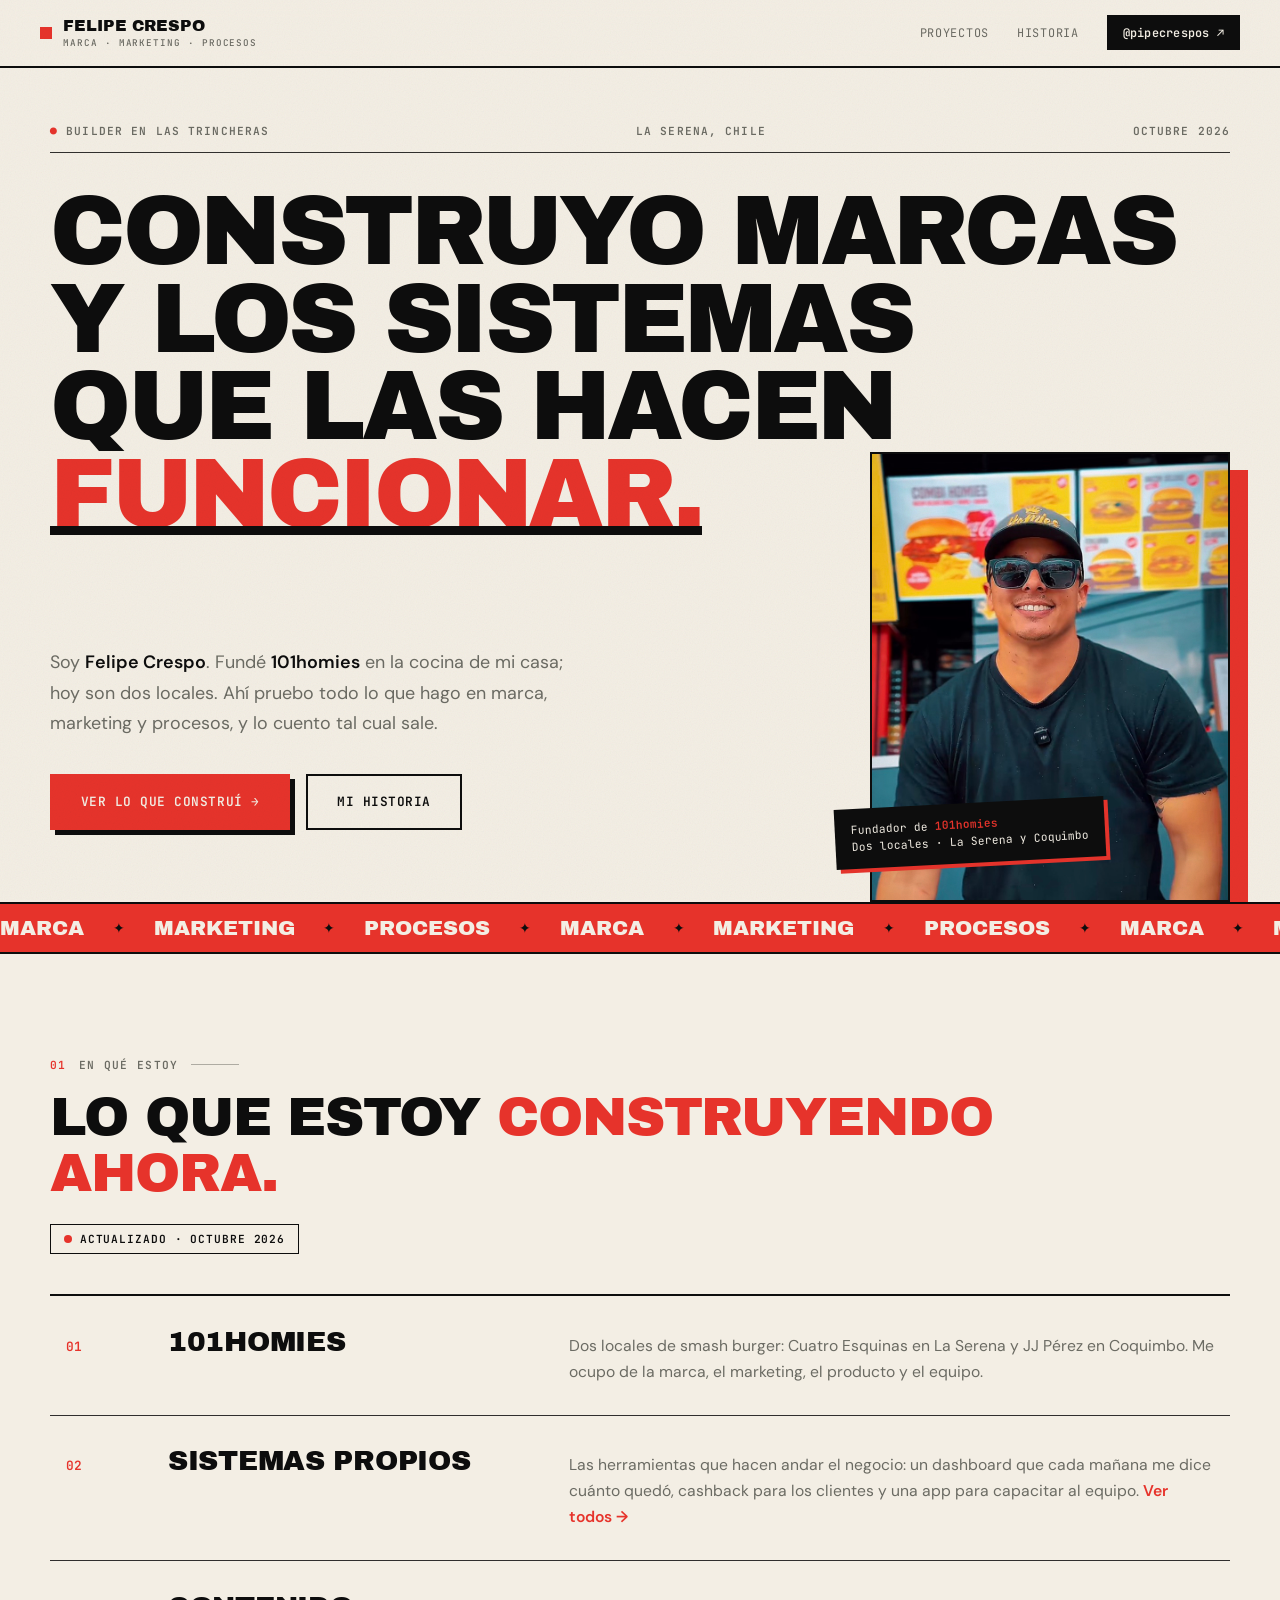
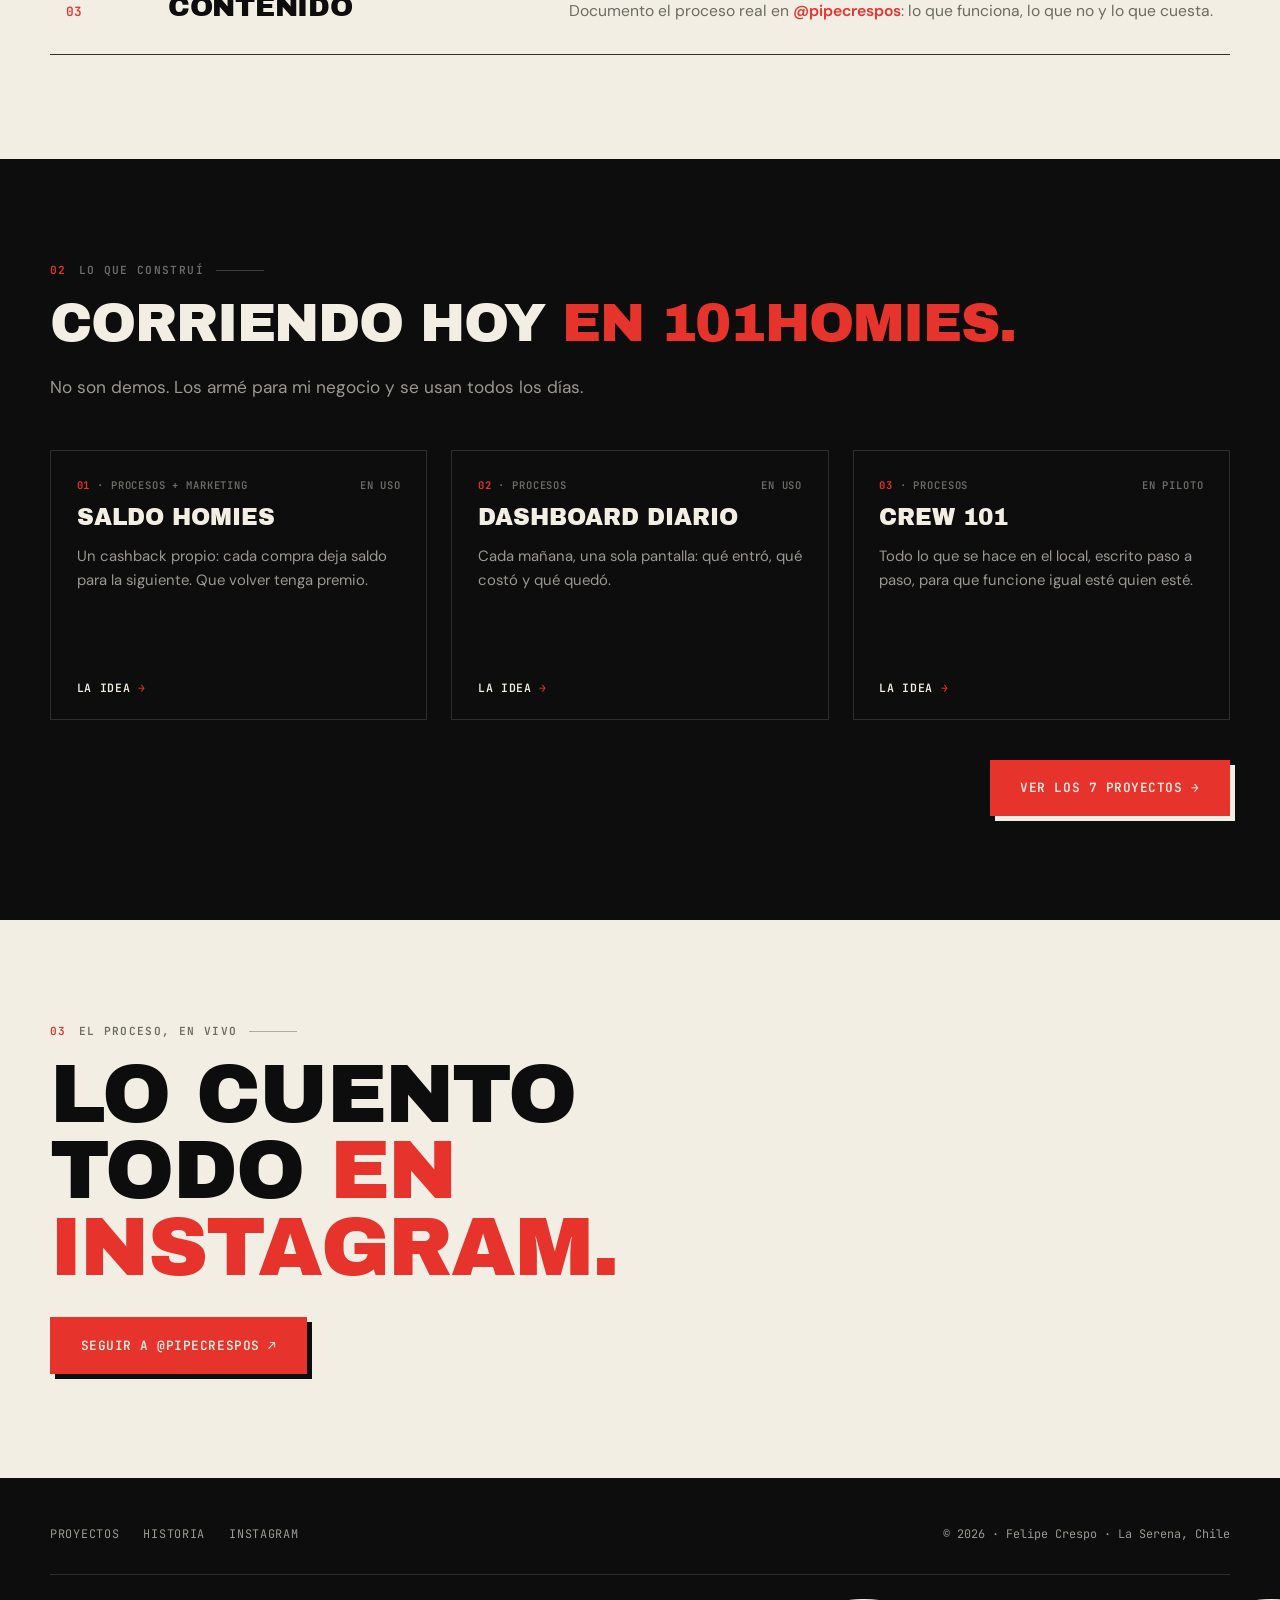
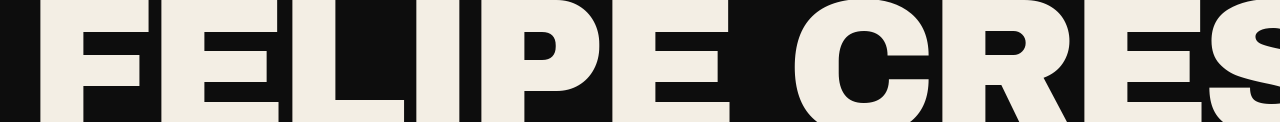
<file: index.html>
<!DOCTYPE html>
<html lang="es">
<head>
<meta charset="UTF-8">
<meta name="viewport" content="width=device-width, initial-scale=1.0">
<title>Felipe Crespo — Builder</title>
<meta name="description" content="Construyo marcas y los sistemas que las hacen funcionar. Fundé 101homies en la cocina de mi casa; hoy son dos locales. Marca, marketing y procesos, contados tal cual salen.">
<meta name="robots" content="index, follow">
<link rel="canonical" href="https://felipecrespo.cl/">
<meta property="og:title" content="Felipe Crespo — Construyo marcas y los sistemas que las hacen funcionar.">
<meta property="og:description" content="Marca, marketing y procesos, probados primero en 101homies y contados tal cual salen.">
<meta property="og:url" content="https://felipecrespo.cl/">
<meta property="og:type" content="website">
<meta property="og:locale" content="es_CL">
<meta property="og:image" content="https://felipecrespo.cl/images/felipe.jpg">
<meta name="theme-color" content="#0D0D0D">
<link rel="apple-touch-icon" sizes="180x180" href="/apple-touch-icon.png">
<link rel="icon" type="image/png" sizes="32x32" href="/favicon-32x32.png">
<link rel="icon" type="image/png" sizes="16x16" href="/favicon-16x16.png">
<link rel="preconnect" href="https://fonts.googleapis.com">
<link rel="preconnect" href="https://fonts.gstatic.com" crossorigin>
<link href="https://fonts.googleapis.com/css2?family=Archivo+Black&family=JetBrains+Mono:wght@400;500;600&family=DM+Sans:wght@300;400;500;600&display=swap" rel="stylesheet">
<script>document.documentElement.classList.add('js');</script>
<link rel="stylesheet" href="/assets/site.css">
</head>
<body>

<nav>
  <a class="logo" href="/"><i aria-hidden="true"></i><div>Felipe Crespo<span>Marca · Marketing · Procesos</span></div></a>
  <div class="nav-links">
    <a href="/proyectos/">Proyectos</a>
    <a href="/historia/">Historia</a>
    <a class="nav-ig" href="https://www.instagram.com/pipecrespos/" target="_blank" rel="noopener">@pipecrespos ↗</a>
  </div>
</nav>

<!-- HERO -->
<section class="hero">
  <div class="wrap">
    <div class="hero-meta fade"><span><span class="dot">●</span> Builder en las trincheras</span><span>La Serena, Chile</span><span>Octubre 2026</span></div>
    <h1>
      <span class="ln"><span style="--d:.05s">Construyo marcas</span></span>
      <span class="ln"><span style="--d:.15s">y los sistemas</span></span>
      <span class="ln"><span style="--d:.25s">que las hacen</span></span>
      <span class="ln"><span style="--d:.35s"><em>funcionar.</em></span></span>
    </h1>
    <div class="hero-body">
      <div class="fade" style="--d:.6s">
        <p>Soy <strong>Felipe Crespo</strong>. Fundé <strong>101homies</strong> en la cocina de mi casa; hoy son dos locales. Ahí pruebo todo lo que hago en marca, marketing y procesos, y lo cuento tal cual sale.</p>
        <div class="hero-ctas">
          <a class="btn btn-red" href="/proyectos/">Ver lo que construí →</a>
          <a class="btn btn-line" href="/historia/">Mi historia</a>
        </div>
      </div>
      <figure class="hero-photo">
        <img src="/images/felipe.jpg" alt="Felipe Crespo frente a su local de 101homies" width="800" height="1000" fetchpriority="high">
        <figcaption>Fundador de <strong>101homies</strong><br>Dos locales · La Serena y Coquimbo</figcaption>
      </figure>
    </div>
  </div>
</section>

<div class="ticker" aria-hidden="true">
  <div class="ticker-track">
    <span>Marca</span><span>Marketing</span><span>Procesos</span><span>Marca</span><span>Marketing</span><span>Procesos</span>
    <span>Marca</span><span>Marketing</span><span>Procesos</span><span>Marca</span><span>Marketing</span><span>Procesos</span>
  </div>
</div>

<!-- EN QUÉ ESTOY -->
<section>
  <div class="wrap">
    <div class="now-head rise">
      <div>
        <div class="label"><b>01</b> En qué estoy</div>
        <h2>Lo que estoy <em>construyendo ahora.</em></h2>
      </div>
      <span class="stamp">Actualizado · octubre 2026</span>
    </div>
    <div class="rows">
      <div class="row rise">
        <span class="row-n">01</span>
        <h3>101homies</h3>
        <p>Dos locales de smash burger: Cuatro Esquinas en La Serena y JJ Pérez en Coquimbo. Me ocupo de la marca, el marketing, el producto y el equipo.</p>
      </div>
      <div class="row rise">
        <span class="row-n">02</span>
        <h3>Sistemas propios</h3>
        <p>Las herramientas que hacen andar el negocio: un dashboard que cada mañana me dice cuánto quedó, cashback para los clientes y una app para capacitar al equipo. <a href="/proyectos/">Ver todos →</a></p>
      </div>
      <div class="row rise">
        <span class="row-n">03</span>
        <h3>Contenido</h3>
        <p>Documento el proceso real en <a href="https://www.instagram.com/pipecrespos/" target="_blank" rel="noopener">@pipecrespos</a>: lo que funciona, lo que no y lo que cuesta.</p>
      </div>
    </div>
  </div>
</section>

<!-- LO CONSTRUIDO -->
<section class="dark">
  <div class="wrap">
    <div class="rise">
      <div class="label"><b>02</b> Lo que construí</div>
      <h2>Corriendo hoy <em>en 101homies.</em></h2>
      <p class="intro">No son demos. Los armé para mi negocio y se usan todos los días.</p>
    </div>
    <div class="builds">
      <a class="build rise" href="/proyectos/#saldo-homies" style="--d:0s">
        <div class="build-top"><span><b>01</b> · Procesos + Marketing</span><span>En uso</span></div>
        <h3>Saldo Homies</h3>
        <p>Un cashback propio: cada compra deja saldo para la siguiente. Que volver tenga premio.</p>
        <span class="build-more">La idea <span>→</span></span>
      </a>
      <a class="build rise" href="/proyectos/#dashboard" style="--d:.08s">
        <div class="build-top"><span><b>02</b> · Procesos</span><span>En uso</span></div>
        <h3>Dashboard diario</h3>
        <p>Cada mañana, una sola pantalla: qué entró, qué costó y qué quedó.</p>
        <span class="build-more">La idea <span>→</span></span>
      </a>
      <a class="build rise" href="/proyectos/#crew" style="--d:.16s">
        <div class="build-top"><span><b>03</b> · Procesos</span><span>En piloto</span></div>
        <h3>Crew 101</h3>
        <p>Todo lo que se hace en el local, escrito paso a paso, para que funcione igual esté quien esté.</p>
        <span class="build-more">La idea <span>→</span></span>
      </a>
    </div>
    <div class="more-link rise"><a class="btn btn-red" href="/proyectos/">Ver los 7 proyectos →</a></div>
  </div>
</section>

<!-- CIERRE -->
<section class="closer">
  <div class="wrap rise">
    <div class="label"><b>03</b> El proceso, en vivo</div>
    <h2>Lo cuento todo <em>en Instagram.</em></h2>
    <a class="btn btn-red" href="https://www.instagram.com/pipecrespos/" target="_blank" rel="noopener">Seguir a @pipecrespos ↗</a>
  </div>
</section>

<footer>
  <div class="wrap">
    <div class="footer-nav"><a href="/proyectos/">Proyectos</a><a href="/historia/">Historia</a><a href="https://www.instagram.com/pipecrespos/" target="_blank" rel="noopener">Instagram</a></div>
    <p>© 2026 · Felipe Crespo · La Serena, Chile</p>
  </div>
  <div class="wordmark" aria-hidden="true">Felipe Crespo<em>.</em></div>
</footer>

<script src="/assets/site.js"></script>
</body>
</html>
</file>
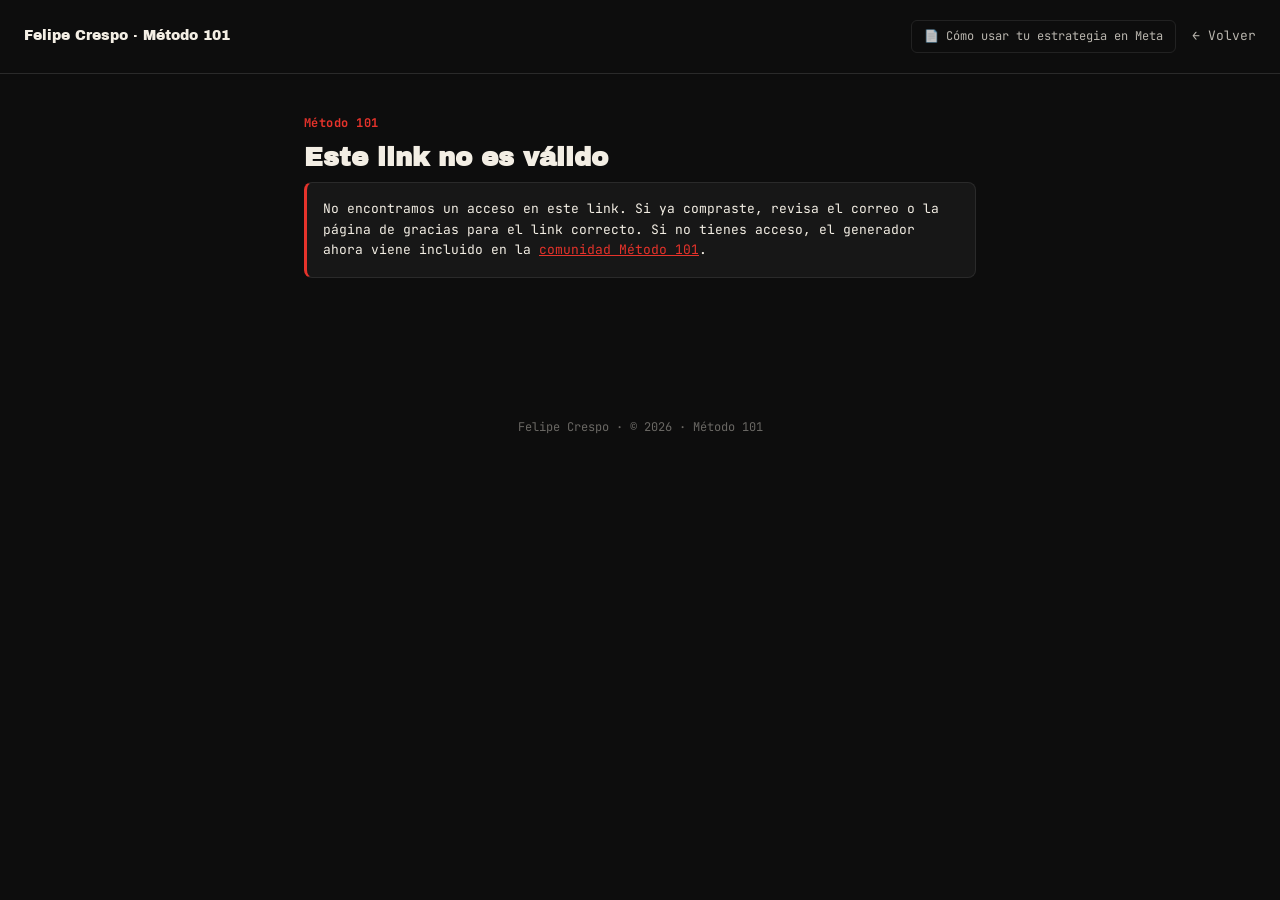
<file: generador/index.html>
<!doctype html>
<html lang="es">
<head>
<meta charset="utf-8" />
<meta name="viewport" content="width=device-width, initial-scale=1" />
<title>Generador — Método 101</title>
<link href="https://fonts.googleapis.com/css2?family=Archivo+Black&family=JetBrains+Mono:wght@400;500;600&family=DM+Sans:wght@300;400;500;600&display=swap" rel="stylesheet">
<style>
  * { box-sizing: border-box; margin: 0; padding: 0; }
  body {
    font-family: 'JetBrains Mono', monospace;
    background: #0D0D0D;
    color: #F3EEE4;
    line-height: 1.6;
  }
  header {
    display: flex;
    justify-content: space-between;
    align-items: center;
    padding: 20px 24px;
    border-bottom: 1px solid #2A2A2A;
  }
  header a { color: #F3EEE4; text-decoration: none; font-size: 13px; opacity: 0.75; }
  .marca { font-family: 'Archivo Black', sans-serif; font-size: 14px; }
  main { max-width: 720px; margin: 0 auto; padding: 40px 24px 80px; }

  .eyebrow { font-size: 12px; letter-spacing: 0.04em; color: #E6332B; font-weight: 700; margin-bottom: 8px; }
  h1 { font-family: 'Archivo Black', sans-serif; font-size: 26px; line-height: 1.25; margin: 0 0 8px; }
  h2 { font-family: 'Archivo Black', sans-serif; font-size: 18px; margin: 0 0 4px; }
  .subtitulo { font-size: 13px; opacity: 0.65; margin-bottom: 28px; }
  .estado-acceso { font-size: 12px; opacity: 0.55; margin-bottom: 24px; }

  label { font-size: 12px; opacity: 0.75; display: block; margin-bottom: 6px; letter-spacing: 0.03em; }
  input[type="text"], input[type="color"], textarea, select {
    width: 100%;
    background: #171717;
    border: 1px solid #2A2A2A;
    color: #F3EEE4;
    font-family: 'JetBrains Mono', monospace;
    font-size: 14px;
    padding: 12px;
    border-radius: 6px;
    outline: none;
  }
  input:focus, textarea:focus, select:focus { border-color: #E6332B; }
  textarea { resize: vertical; min-height: 68px; }
  .campo { margin-bottom: 18px; }
  .hint { font-size: 12px; opacity: 0.5; margin: 0 0 20px; }

  .personalidad-grid { display: grid; grid-template-columns: repeat(3, 1fr); gap: 6px; }
  .chip-btn {
    background: #171717;
    border: 1px solid #2A2A2A;
    color: #F3EEE4;
    font-family: 'JetBrains Mono', monospace;
    font-size: 12px;
    padding: 8px 4px;
    border-radius: 6px;
    cursor: pointer;
    text-transform: capitalize;
    transition: all 0.15s;
  }
  .chip-btn.activo { background: #E6332B; border-color: #E6332B; }
  .chip-btn:hover:not(.activo) { border-color: #E6332B; }

  .paleta-row { display: grid; grid-template-columns: 1fr 1fr; gap: 12px; }
  .color-input-wrap { display: flex; gap: 6px; align-items: center; }
  .color-input-wrap input[type="color"] { width: 40px; height: 40px; padding: 2px; cursor: pointer; }
  .color-input-wrap input[type="text"] { flex: 1; }

  .btn {
    background: #E6332B;
    color: #F3EEE4;
    border: none;
    border-radius: 6px;
    padding: 13px 20px;
    font-family: 'JetBrains Mono', monospace;
    font-size: 14px;
    font-weight: 700;
    cursor: pointer;
    width: 100%;
    transition: all 0.15s;
  }
  .btn:hover { background: #c92a22; }
  .btn:disabled { opacity: 0.6; cursor: default; }
  .btn-secundario {
    background: transparent;
    border: 1px solid #3A3A3A;
    color: #F3EEE4;
    margin-top: 12px;
  }
  .btn-secundario:hover { background: #171717; }

  .mensaje {
    background: #171717;
    border: 1px solid #2A2A2A;
    border-left: 3px solid #E6332B;
    border-radius: 8px;
    padding: 16px;
    font-size: 13px;
    margin-bottom: 20px;
  }
  .mensaje a { color: #E6332B; }

  #resultado { margin-top: 40px; display: none; }
  .resultado-meta {
    display: grid;
    grid-template-columns: 1fr 1fr;
    gap: 16px;
    margin-bottom: 24px;
    font-size: 13px;
  }
  .resultado-meta span { display: block; opacity: 0.5; font-size: 10px; margin-bottom: 4px; letter-spacing: 0.05em; text-transform: uppercase; }

  .angulo-card {
    background: #171717;
    border: 1px solid #2A2A2A;
    border-radius: 12px;
    padding: 20px;
    margin-bottom: 16px;
  }
  .motivador-tag {
    display: inline-block;
    font-size: 10px;
    letter-spacing: 0.06em;
    color: #E6332B;
    border: 1px solid #E6332B;
    border-radius: 4px;
    padding: 3px 8px;
    margin-bottom: 12px;
    text-transform: uppercase;
  }
  .dolor-text { font-size: 13px; opacity: 0.75; margin-bottom: 8px; font-style: italic; }
  .titulo-angulo {
    font-family: 'Archivo Black', sans-serif;
    color: #E6332B;
    font-size: 17px;
    margin: 12px 0 16px;
  }

  .bloque {
    border-top: 1px solid #2A2A2A;
    padding-top: 14px;
    margin-top: 14px;
  }
  .bloque-header {
    display: flex;
    justify-content: space-between;
    align-items: center;
    margin-bottom: 8px;
  }
  .bloque-label { font-size: 10px; opacity: 0.5; letter-spacing: 0.06em; text-transform: uppercase; }
  .bloque-contenido { font-size: 13px; line-height: 1.6; }
  .bloque-contenido ul { list-style: none; padding: 0; margin: 0; }
  .bloque-contenido li { padding: 4px 0; }
  .bloque-contenido li::before { content: "→ "; color: #E6332B; }
  .prompt-box {
    background: #0D0D0D;
    border: 1px solid #2A2A2A;
    border-radius: 6px;
    padding: 10px 12px;
    font-size: 12px;
    line-height: 1.55;
    color: #F3EEE4;
    opacity: 0.9;
    font-family: 'JetBrains Mono', monospace;
  }
  .adaptaciones-grid { display: grid; grid-template-columns: 1fr 1fr; gap: 10px; }

  .copiar-btn {
    background: transparent;
    border: 1px solid #3A3A3A;
    color: #F3EEE4;
    font-family: 'JetBrains Mono', monospace;
    font-size: 11px;
    padding: 4px 10px;
    border-radius: 5px;
    cursor: pointer;
    opacity: 0.75;
  }
  .copiar-btn:hover { opacity: 1; }
  .copiar-btn.copiado { border-color: #E6332B; color: #E6332B; opacity: 1; }

  .card-footer { margin-top: 16px; text-align: right; }
  .uso-footer { font-size: 12px; opacity: 0.6; margin: 24px 0 20px; text-align: center; }

  .siguiente-paso {
    background: linear-gradient(135deg, rgba(230,51,43,0.08) 0%, rgba(230,51,43,0.03) 100%);
    border: 1px solid rgba(230,51,43,0.25);
    border-radius: 12px;
    padding: 24px;
    margin: 32px 0 16px;
    text-align: center;
  }
  .siguiente-paso-tag {
    font-size: 10px;
    color: #E6332B;
    letter-spacing: 0.08em;
    text-transform: uppercase;
    margin-bottom: 8px;
  }
  .siguiente-paso-titulo {
    font-family: 'Archivo Black', sans-serif;
    font-size: 17px;
    color: #F3EEE4;
    margin-bottom: 8px;
    line-height: 1.3;
  }
  .siguiente-paso-desc {
    font-size: 13px;
    opacity: 0.75;
    max-width: 480px;
    margin: 0 auto 16px;
    line-height: 1.55;
  }
  .siguiente-paso-cta {
    display: inline-block;
    background: #E6332B;
    color: #F3EEE4;
    text-decoration: none;
    padding: 10px 20px;
    border-radius: 6px;
    font-family: 'JetBrains Mono', monospace;
    font-size: 13px;
    font-weight: 700;
  }
  .siguiente-paso-cta:hover { background: #c92a22; }

  footer { text-align: center; font-size: 12px; opacity: 0.4; padding: 40px 24px; }
</style>
</head>
<body>

<header>
  <div class="marca">Felipe Crespo · Método 101</div>
  <div style="display:flex; gap:16px; align-items:center;">
    <a href="/guia-meta-ads.pdf" target="_blank" rel="noopener" id="link-guia" style="font-size:12px; border:1px solid #2A2A2A; padding:6px 12px; border-radius:6px;">📄 Cómo usar tu estrategia en Meta</a>
    <a href="https://felipecrespo.cl">← Volver</a>
  </div>
</header>

<main>
  <!-- Vista sin token -->
  <div id="vista-sin-token" style="display:none;">
    <div class="eyebrow">Método 101</div>
    <h1>Este link no es válido</h1>
    <div class="mensaje">
      No encontramos un acceso en este link. Si ya compraste, revisa el correo o la página de gracias para el link correcto. Si no tienes acceso, el generador ahora viene incluido en la <a href="https://felipecrespo.cl/#comunidad">comunidad Método 101</a>.
    </div>
  </div>

  <!-- Vista onboarding: primera vez o si el perfil no está guardado -->
  <div id="vista-onboarding" style="display:none;">
    <div class="eyebrow">Paso previo · una sola vez</div>
    <h1>Cuéntame de tu marca</h1>
    <p class="subtitulo">Con esto adaptamos el copy, los prompts de imagen y el lettering al estilo de tu local. Toma 90 segundos.</p>

    <div id="onboarding-error" class="mensaje" style="display:none;"></div>

    <div class="campo">
      <label>Tu nombre</label>
      <input type="text" id="ob-nombre" placeholder="Como quieres que te llamemos" />
    </div>

    <div class="campo">
      <label>Tu correo</label>
      <input type="text" id="ob-email" placeholder="Para enviarte tu acceso y novedades del método" />
    </div>

    <div class="campo">
      <label>1. Personalidad de tu marca <span style="opacity:0.5">(elige 1 a 3)</span></label>
      <div class="personalidad-grid" id="personalidad-grid">
        <button type="button" class="chip-btn" data-valor="directo">Directo</button>
        <button type="button" class="chip-btn" data-valor="cercano">Cercano</button>
        <button type="button" class="chip-btn" data-valor="premium">Premium</button>
        <button type="button" class="chip-btn" data-valor="disruptivo">Disruptivo</button>
        <button type="button" class="chip-btn" data-valor="familiar">Familiar</button>
        <button type="button" class="chip-btn" data-valor="divertido">Divertido</button>
      </div>
    </div>

    <div class="campo">
      <label>2. Paleta principal</label>
      <div class="paleta-row">
        <div>
          <label style="opacity:0.5; font-size:11px;">Color principal</label>
          <div class="color-input-wrap">
            <input type="color" id="color-principal" value="#E6332B">
            <input type="text" id="color-principal-hex" value="#E6332B" maxlength="7">
          </div>
        </div>
        <div>
          <label style="opacity:0.5; font-size:11px;">Color acento</label>
          <div class="color-input-wrap">
            <input type="color" id="color-acento" value="#0D0D0D">
            <input type="text" id="color-acento-hex" value="#0D0D0D" maxlength="7">
          </div>
        </div>
      </div>
    </div>

    <div class="campo">
      <label>3. Tipografía preferida</label>
      <select id="tipografia">
        <option value="Archivo Black">Archivo Black (impactante, tipo cartel)</option>
        <option value="Playfair Display">Playfair Display (editorial, elegante)</option>
        <option value="Poppins">Poppins (moderna, redonda)</option>
        <option value="Bebas Neue">Bebas Neue (delgada, urbana)</option>
        <option value="DM Sans">DM Sans (limpia, versátil)</option>
        <option value="no definida">No lo sé — que la elija el método</option>
      </select>
    </div>

    <div class="campo">
      <label>4. Estilo visual de tus gráficas</label>
      <select id="referencia_visual">
        <option value="fotografia_producto">Fotografía real del producto</option>
        <option value="editorial">Estética editorial (tipo revista de comida)</option>
        <option value="ilustracion">Ilustración</option>
        <option value="flat_design">Flat design geométrico</option>
        <option value="no_definida">No lo sé — que lo decida el método</option>
      </select>
    </div>

    <div class="campo">
      <label>5. Tono de voz <span style="opacity:0.5">(1-2 frases ejemplo)</span></label>
      <textarea id="tono_voz" placeholder="Ejemplo: 'Pídelo antes que se acabe, cabrón.' o 'La mesa está lista, tú decides cuándo llegas.'"></textarea>
    </div>

    <button class="btn" id="btn-guardar-perfil">Guardar y empezar →</button>
  </div>

  <!-- Vista generador principal -->
  <div id="vista-generador" style="display:none;">
    <div class="eyebrow">Método 101</div>
    <h1>Arma tu estrategia</h1>
    <div class="estado-acceso" id="estado-acceso"></div>

    <div id="mensaje-error" class="mensaje" style="display:none;"></div>

    <form id="form-generador">
      <div class="campo">
        <label for="rubro-input">¿De qué es tu local?</label>
        <input type="text" id="rubro-input" placeholder="hamburguesería de smash, pizzería napolitana, cafetería de especialidad..." />
      </div>
      <div class="campo">
        <label for="oferta-input">Oferta puntual</label>
        <input type="text" id="oferta-input" placeholder="burger del mes: doble, cheddar, cebolla morada, salsa trufada, con papas y bebida $11.900" />
      </div>
      <p class="hint">Sé específico con la oferta — un producto puntual, no toda la carta.</p>
      <button type="submit" class="btn" id="btn-generar">Generar estrategia</button>
      <button type="button" class="btn btn-secundario" id="btn-editar-perfil">Editar perfil de marca</button>
    </form>

    <div id="resultado">
      <h2>Tu estrategia</h2>
      <div class="resultado-meta">
        <div><span>Rubro</span><span id="resultado-rubro"></span></div>
        <div><span>Oferta</span><span id="resultado-oferta"></span></div>
      </div>
      <div id="angulos-container"></div>
      <div class="siguiente-paso">
        <div class="siguiente-paso-tag">Siguiente paso</div>
        <div class="siguiente-paso-titulo">Ahora, ¿cómo publicas esto en Meta?</div>
        <div class="siguiente-paso-desc">Descarga la guía paso a paso: cómo estructurar la campaña, configurar el público, montar los 3 anuncios y leer los primeros resultados sin perder plata.</div>
        <a href="/guia-meta-ads.pdf" target="_blank" rel="noopener" class="siguiente-paso-cta">📄 Ver la guía (PDF) →</a>
      </div>
      <div class="uso-footer" id="uso-footer"></div>
      <button class="btn btn-secundario" id="btn-otra">Generar otra estrategia</button>
    </div>
  </div>
</main>

<footer>Felipe Crespo · © 2026 · Método 101</footer>

<script>
  const WORKER_URL = 'https://anthropic-proxy.fcrespo.workers.dev';
  const params = new URLSearchParams(window.location.search);
  const token = params.get('token');

  const vistaSinToken = document.getElementById('vista-sin-token');
  const vistaOnboarding = document.getElementById('vista-onboarding');
  const vistaGenerador = document.getElementById('vista-generador');

  const MENSAJES_ERROR = {
    token_invalido: 'Este link no es válido. Revisa el correo o la página de gracias para el link correcto.',
    token_faltante: 'Falta el link de acceso. Revisa que copiaste la URL completa.',
    sin_usos_restantes: 'Ya usaste tus 3 estrategias de este paquete. Si quieres seguir generando, revisa el acceso anual.',
    acceso_expirado: 'Tu acceso anual venció. Renueva para seguir generando estrategias.',
    rubro_invalido: 'Escribe un rubro real para tu local.',
    oferta_invalida: 'La oferta no puede ser igual al rubro — sé específico con el producto puntual.',
    rubro_fuera_de_dominio: 'Método 101 está enfocado en locales de comida. Escribe un rubro de comida.',
    personalidad_requerida: 'Elige al menos una personalidad para tu marca.',
    nombre_requerido: 'Escribe tu nombre para continuar.',
    email_invalido: 'Escribe un correo válido para continuar.',
    sin_perfil: 'Necesitamos tu perfil de marca primero.',
  };

  // ============================================================
  // Bootstrap: sin token → vista sin-token; con token → chequea perfil
  // ============================================================
  async function bootstrap() {
    if (!token) {
      vistaSinToken.style.display = 'block';
      return;
    }
    try {
      const res = await fetch(WORKER_URL + '/perfil-marca?token=' + encodeURIComponent(token));
      const data = await res.json();
      if (data.error === 'token_invalido') {
        vistaSinToken.style.display = 'block';
        return;
      }
      if (!data.tiene_perfil) {
        mostrarOnboarding();
      } else {
        mostrarGenerador();
      }
    } catch (e) {
      // Si falla el fetch, asumimos que hay que hacer onboarding — el POST filtrará el token inválido
      mostrarOnboarding();
    }
  }

  // ============================================================
  // ONBOARDING
  // ============================================================
  const personalidadSeleccionada = new Set();
  document.querySelectorAll('#personalidad-grid .chip-btn').forEach((btn) => {
    btn.addEventListener('click', () => {
      const valor = btn.dataset.valor;
      if (personalidadSeleccionada.has(valor)) {
        personalidadSeleccionada.delete(valor);
        btn.classList.remove('activo');
      } else if (personalidadSeleccionada.size < 3) {
        personalidadSeleccionada.add(valor);
        btn.classList.add('activo');
      }
    });
  });

  // Sync color picker ↔ text hex
  ['principal', 'acento'].forEach((k) => {
    const picker = document.getElementById('color-' + k);
    const texto = document.getElementById('color-' + k + '-hex');
    picker.addEventListener('input', () => { texto.value = picker.value.toUpperCase(); });
    texto.addEventListener('input', () => {
      const v = texto.value.trim();
      if (/^#[0-9A-Fa-f]{6}$/.test(v)) picker.value = v;
    });
  });

  document.getElementById('btn-guardar-perfil').addEventListener('click', async () => {
    const errorBox = document.getElementById('onboarding-error');
    errorBox.style.display = 'none';

    const nombre = document.getElementById('ob-nombre').value.trim();
    const email = document.getElementById('ob-email').value.trim();

    if (!nombre) {
      errorBox.textContent = MENSAJES_ERROR.nombre_requerido;
      errorBox.style.display = 'block';
      return;
    }
    if (!/^[^\s@]+@[^\s@]+\.[^\s@]+$/.test(email)) {
      errorBox.textContent = MENSAJES_ERROR.email_invalido;
      errorBox.style.display = 'block';
      return;
    }
    if (personalidadSeleccionada.size === 0) {
      errorBox.textContent = MENSAJES_ERROR.personalidad_requerida;
      errorBox.style.display = 'block';
      return;
    }

    const perfil = {
      personalidad: Array.from(personalidadSeleccionada),
      paleta: {
        principal: document.getElementById('color-principal-hex').value.trim(),
        acento: document.getElementById('color-acento-hex').value.trim(),
      },
      tipografia: document.getElementById('tipografia').value,
      referencia_visual: document.getElementById('referencia_visual').value,
      tono_voz: document.getElementById('tono_voz').value.trim(),
    };

    const btn = document.getElementById('btn-guardar-perfil');
    btn.disabled = true;
    btn.textContent = 'Guardando...';

    try {
      const res = await fetch(WORKER_URL + '/perfil-marca', {
        method: 'POST',
        headers: { 'Content-Type': 'application/json' },
        body: JSON.stringify({ token, nombre, email, perfil }),
      });
      const data = await res.json();
      if (data.guardado) {
        mostrarGenerador();
      } else {
        errorBox.textContent = MENSAJES_ERROR[data.error] || 'No pudimos guardar. Intenta de nuevo.';
        errorBox.style.display = 'block';
        btn.disabled = false;
        btn.textContent = 'Guardar y empezar →';
      }
    } catch (e) {
      errorBox.textContent = 'Error de conexión. Intenta de nuevo.';
      errorBox.style.display = 'block';
      btn.disabled = false;
      btn.textContent = 'Guardar y empezar →';
    }
  });

  function mostrarOnboarding() {
    vistaOnboarding.style.display = 'block';
    vistaGenerador.style.display = 'none';
  }
  function mostrarGenerador() {
    vistaOnboarding.style.display = 'none';
    vistaGenerador.style.display = 'block';
  }

  document.getElementById('btn-editar-perfil').addEventListener('click', async () => {
    // Pre-cargar el perfil actual y mostrar el onboarding
    try {
      const res = await fetch(WORKER_URL + '/perfil-marca?token=' + encodeURIComponent(token));
      const data = await res.json();
      if (data.tiene_perfil) {
        const p = data.perfil;
        document.getElementById('ob-nombre').value = p.nombre || '';
        document.getElementById('ob-email').value = p.email || '';
        personalidadSeleccionada.clear();
        document.querySelectorAll('#personalidad-grid .chip-btn').forEach((btn) => {
          if (p.personalidad.includes(btn.dataset.valor)) {
            btn.classList.add('activo');
            personalidadSeleccionada.add(btn.dataset.valor);
          } else {
            btn.classList.remove('activo');
          }
        });
        document.getElementById('color-principal-hex').value = p.paleta.principal || '#E6332B';
        document.getElementById('color-principal').value = p.paleta.principal || '#E6332B';
        document.getElementById('color-acento-hex').value = p.paleta.acento || '#0D0D0D';
        document.getElementById('color-acento').value = p.paleta.acento || '#0D0D0D';
        document.getElementById('tipografia').value = p.tipografia || 'no definida';
        document.getElementById('referencia_visual').value = p.referencia_visual || 'no_definida';
        document.getElementById('tono_voz').value = p.tono_voz || '';
      }
    } catch (e) {}
    mostrarOnboarding();
  });

  // ============================================================
  // GENERADOR
  // ============================================================
  const form = document.getElementById('form-generador');
  const btnGenerar = document.getElementById('btn-generar');
  const btnOtra = document.getElementById('btn-otra');
  const mensajeError = document.getElementById('mensaje-error');
  const resultado = document.getElementById('resultado');
  const estadoAcceso = document.getElementById('estado-acceso');

  function mostrarError(codigo) {
    const texto = MENSAJES_ERROR[codigo] || 'Hubo un problema. Intenta de nuevo en un momento.';
    let extra = '';
    if (codigo === 'sin_usos_restantes' || codigo === 'acceso_expirado') {
      extra = ' <a href="https://felipecrespo.cl/metodo101/">Ver planes →</a>';
    }
    mensajeError.innerHTML = texto + extra;
    mensajeError.style.display = 'block';
  }
  function ocultarError() { mensajeError.style.display = 'none'; }

  async function copiarAlPortapapeles(texto, btn) {
    try {
      await navigator.clipboard.writeText(texto);
      const original = btn.textContent;
      btn.textContent = 'Copiado ✓';
      btn.classList.add('copiado');
      setTimeout(() => { btn.textContent = original; btn.classList.remove('copiado'); }, 1600);
    } catch (e) {
      alert('No pudimos copiar. Selecciona el texto y copia manualmente.');
    }
  }

  function promptToJson(obj) {
    return JSON.stringify(obj, null, 2);
  }

  function formatearCreativoCompleto(item, idx) {
    return `CREATIVO ${idx + 1}
Dolor que ataca: ${item.dolor}

TÍTULOS
- ${item.titulos.join('\n- ')}

TEXTOS
- ${item.textos.join('\n- ')}

PROMPT FEED (4:5)
${promptToJson(item.prompt_feed)}

PROMPT STORY (9:16)
${promptToJson(item.prompt_story)}`;
  }

  function renderCreativos(creativos) {
    const cont = document.getElementById('angulos-container');
    cont.innerHTML = creativos.map((item, i) => `
      <div class="angulo-card" data-index="${i}">
        <span class="motivador-tag">Creativo ${i + 1}</span>
        <div class="dolor-text">"${item.dolor}"</div>
        <div class="titulo-angulo">${item.titulos[0]}</div>

        <div class="bloque">
          <div class="bloque-header">
            <span class="bloque-label">Títulos (Meta)</span>
            <button class="copiar-btn" data-copy="titulos-${i}">Copiar</button>
          </div>
          <div class="bloque-contenido"><ul>${item.titulos.map((t) => `<li>${t}</li>`).join('')}</ul></div>
        </div>

        <div class="bloque">
          <div class="bloque-header">
            <span class="bloque-label">Textos principales</span>
            <button class="copiar-btn" data-copy="textos-${i}">Copiar</button>
          </div>
          <div class="bloque-contenido"><ul>${item.textos.map((t) => `<li>${t}</li>`).join('')}</ul></div>
        </div>

        <div class="bloque">
          <div class="bloque-header">
            <span class="bloque-label">Prompt · Feed (4:5)</span>
            <button class="copiar-btn" data-copy="prompt-feed-${i}">Copiar</button>
          </div>
          <div class="prompt-box"><pre style="white-space:pre-wrap; margin:0; font-family:inherit;">${promptToJson(item.prompt_feed)}</pre></div>
        </div>

        <div class="bloque">
          <div class="bloque-header">
            <span class="bloque-label">Prompt · Story (9:16)</span>
            <button class="copiar-btn" data-copy="prompt-story-${i}">Copiar</button>
          </div>
          <div class="prompt-box"><pre style="white-space:pre-wrap; margin:0; font-family:inherit;">${promptToJson(item.prompt_story)}</pre></div>
        </div>

        <div class="card-footer">
          <button class="copiar-btn" data-copy="todo-${i}" style="border-color:#E6332B; color:#E6332B;">Copiar TODO el creativo</button>
        </div>
      </div>
    `).join('');

    // Handlers de copiar
    cont.querySelectorAll('.copiar-btn').forEach((btn) => {
      btn.addEventListener('click', () => {
        const raw = btn.dataset.copy || '';
        const idx = parseInt(raw.split('-').pop(), 10);
        const tipo = raw.split('-').slice(0, -1).join('-');
        const item = creativos[idx];
        if (!item) return;
        let texto = '';
        if (tipo === 'titulos') texto = item.titulos.join('\n');
        else if (tipo === 'textos') texto = item.textos.join('\n');
        else if (tipo === 'prompt-feed') texto = promptToJson(item.prompt_feed);
        else if (tipo === 'prompt-story') texto = promptToJson(item.prompt_story);
        else if (tipo === 'todo') texto = formatearCreativoCompleto(item, idx);
        if (texto) copiarAlPortapapeles(texto, btn);
      });
    });
  }

  function actualizarEstadoAcceso(data) {
    const usoFooter = document.getElementById('uso-footer');
    if (data.acceso_completo) {
      const fecha = new Date(data.expira);
      estadoAcceso.textContent = 'Acceso anual · vigente hasta ' + fecha.toLocaleDateString('es-CL');
      usoFooter.textContent = 'Acceso ilimitado — genera cuantas quieras.';
    } else if (typeof data.usos_restantes === 'number') {
      estadoAcceso.textContent = 'Te quedan ' + data.usos_restantes + ' estrategia' + (data.usos_restantes === 1 ? '' : 's');
      usoFooter.textContent = 'Te quedan ' + data.usos_restantes + ' estrategia' + (data.usos_restantes === 1 ? '' : 's') + ' en el paquete.';
    }
  }

  async function generar(rubro, oferta) {
    ocultarError();
    btnGenerar.disabled = true;
    btnGenerar.textContent = 'Generando...';

    try {
      const res = await fetch(WORKER_URL + '/generador', {
        method: 'POST',
        headers: { 'Content-Type': 'application/json' },
        body: JSON.stringify({ token, rubro, oferta }),
      });
      const data = await res.json();

      if (data.error === 'sin_perfil') {
        mostrarOnboarding();
        btnGenerar.disabled = false;
        btnGenerar.textContent = 'Generar estrategia';
        return;
      }
      if (data.error) {
        mostrarError(data.error);
        btnGenerar.disabled = false;
        btnGenerar.textContent = 'Generar estrategia';
        return;
      }

      document.getElementById('resultado-rubro').textContent = data.rubro;
      document.getElementById('resultado-oferta').textContent = data.oferta;
      renderCreativos(data.creativos || []);
      actualizarEstadoAcceso(data);

      form.style.display = 'none';
      resultado.style.display = 'block';

      const sinMasUsos = !data.acceso_completo && data.usos_restantes <= 0;
      btnOtra.style.display = sinMasUsos ? 'none' : 'block';

      resultado.scrollIntoView({ behavior: 'smooth' });
    } catch (e) {
      mostrarError('error_generacion');
      btnGenerar.disabled = false;
      btnGenerar.textContent = 'Generar estrategia';
    }
  }

  form.addEventListener('submit', (e) => {
    e.preventDefault();
    const rubro = document.getElementById('rubro-input').value.trim();
    const oferta = document.getElementById('oferta-input').value.trim();
    if (!rubro || !oferta) return;
    generar(rubro, oferta);
  });

  btnOtra.addEventListener('click', () => {
    resultado.style.display = 'none';
    form.style.display = 'block';
    btnGenerar.disabled = false;
    btnGenerar.textContent = 'Generar estrategia';
    document.getElementById('rubro-input').value = '';
    document.getElementById('oferta-input').value = '';
    window.scrollTo({ top: 0, behavior: 'smooth' });
  });

  bootstrap();
</script>

</body>
</html>
</file>
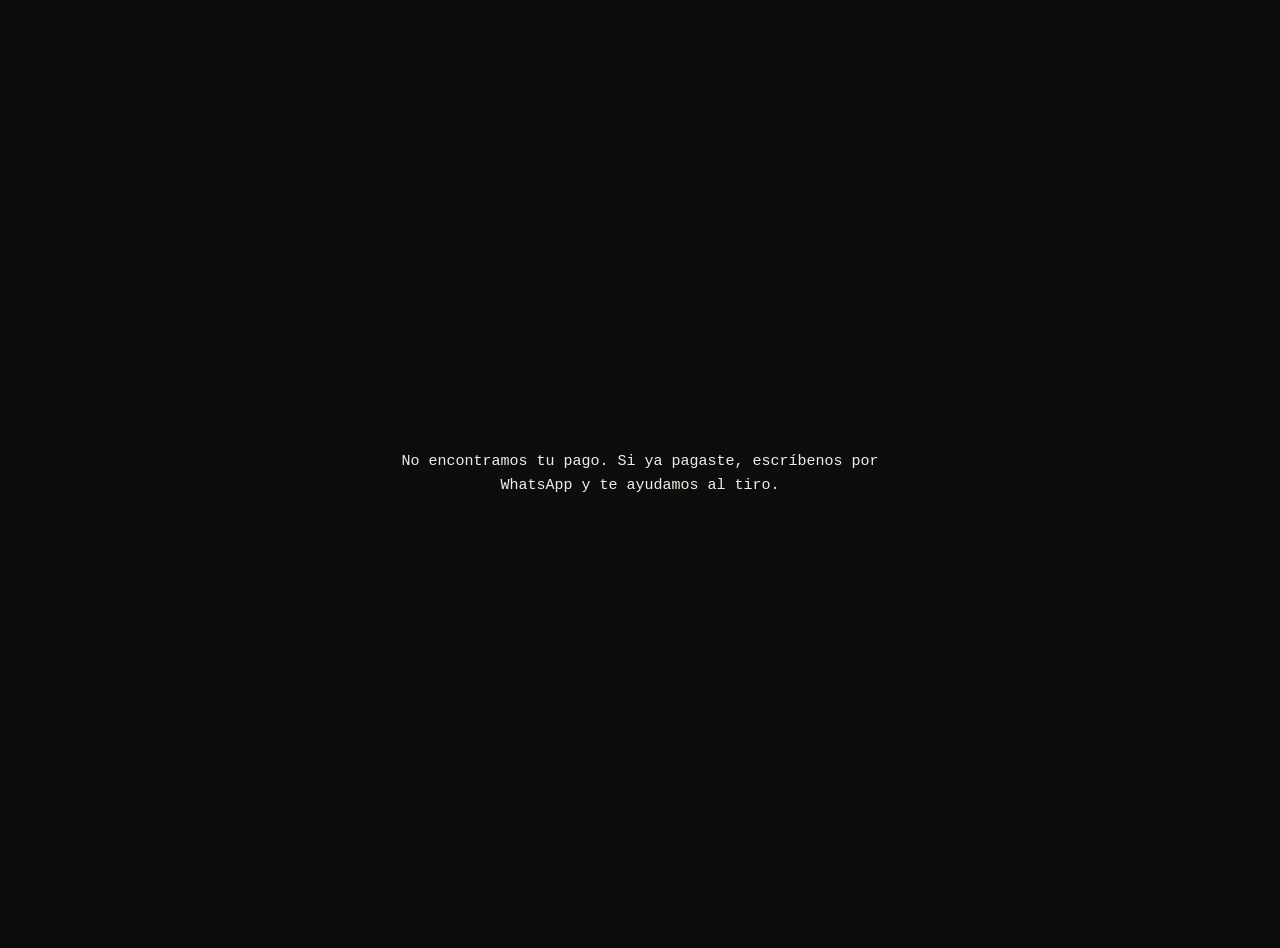
<file: gracias/index.html>
<!doctype html>
<html lang="es">
<head>
  <meta charset="utf-8" />
  <meta name="viewport" content="width=device-width, initial-scale=1" />
  <title>Gracias por tu compra — Método 101</title>
  <style>
    body {
      font-family: 'Archivo Black', sans-serif;
      background: #0D0D0D;
      color: #F3EEE4;
      display: flex;
      align-items: center;
      justify-content: center;
      min-height: 100vh;
      margin: 0;
      padding: 24px;
      text-align: center;
    }
    #contenido {
      max-width: 480px;
    }
    p {
      font-family: 'JetBrains Mono', monospace;
      font-size: 15px;
      line-height: 1.6;
    }
    a.acceso {
      display: inline-block;
      margin-top: 16px;
      padding: 12px 20px;
      background: #E6332B;
      color: #F3EEE4;
      text-decoration: none;
      font-family: 'JetBrains Mono', monospace;
      font-size: 14px;
      border-radius: 6px;
    }
    .aviso {
      font-size: 12px;
      opacity: 0.6;
      margin-top: 20px;
    }
    .aviso a { color: #E6332B; }
  </style>
</head>
<body>
  <div id="contenido">
    <p>Verificando tu pago...</p>
  </div>

  <script>
    const WORKER_URL = 'https://anthropic-proxy.fcrespo.workers.dev';

    const params = new URLSearchParams(window.location.search);
    const paymentId = params.get('payment_id') || params.get('collection_id');

    async function verificar() {
      const contenido = document.getElementById('contenido');

      if (!paymentId) {
        contenido.innerHTML = '<p>No encontramos tu pago. Si ya pagaste, escríbenos por WhatsApp y te ayudamos al tiro.</p>';
        return;
      }

      try {
        const res = await fetch(WORKER_URL + '/verificar-pago?payment_id=' + encodeURIComponent(paymentId));
        const data = await res.json();

        if (data.token) {
          const accesoUrl = 'https://felipecrespo.cl/generador/?token=' + data.token;

          // Guardamos el token localmente por si cierra la pestaña antes del redirect
          try { localStorage.setItem('metodo101_token', data.token); } catch(e) {}

          contenido.innerHTML =
            '<p>Pago confirmado. Te llevamos al generador...</p>' +
            '<a class="acceso" href="' + accesoUrl + '">Entrar ahora</a>' +
            '<p class="aviso">Guarda este link — lo vas a necesitar cada vez que vuelvas.</p>';

          // Redirect automático a los 2 segundos, para que el cliente alcance a ver el mensaje
          setTimeout(function() { window.location.href = accesoUrl; }, 2000);
        } else {
          contenido.innerHTML = '<p>Tu pago está pendiente o no se pudo confirmar todavía. Si ya pagaste, escríbenos por WhatsApp.</p>';
        }
      } catch (e) {
        document.getElementById('contenido').innerHTML =
          '<p>Hubo un problema verificando tu pago. Escríbenos por WhatsApp y lo resolvemos.</p>';
      }
    }

    verificar();
  </script>
</body>
</html>
</file>
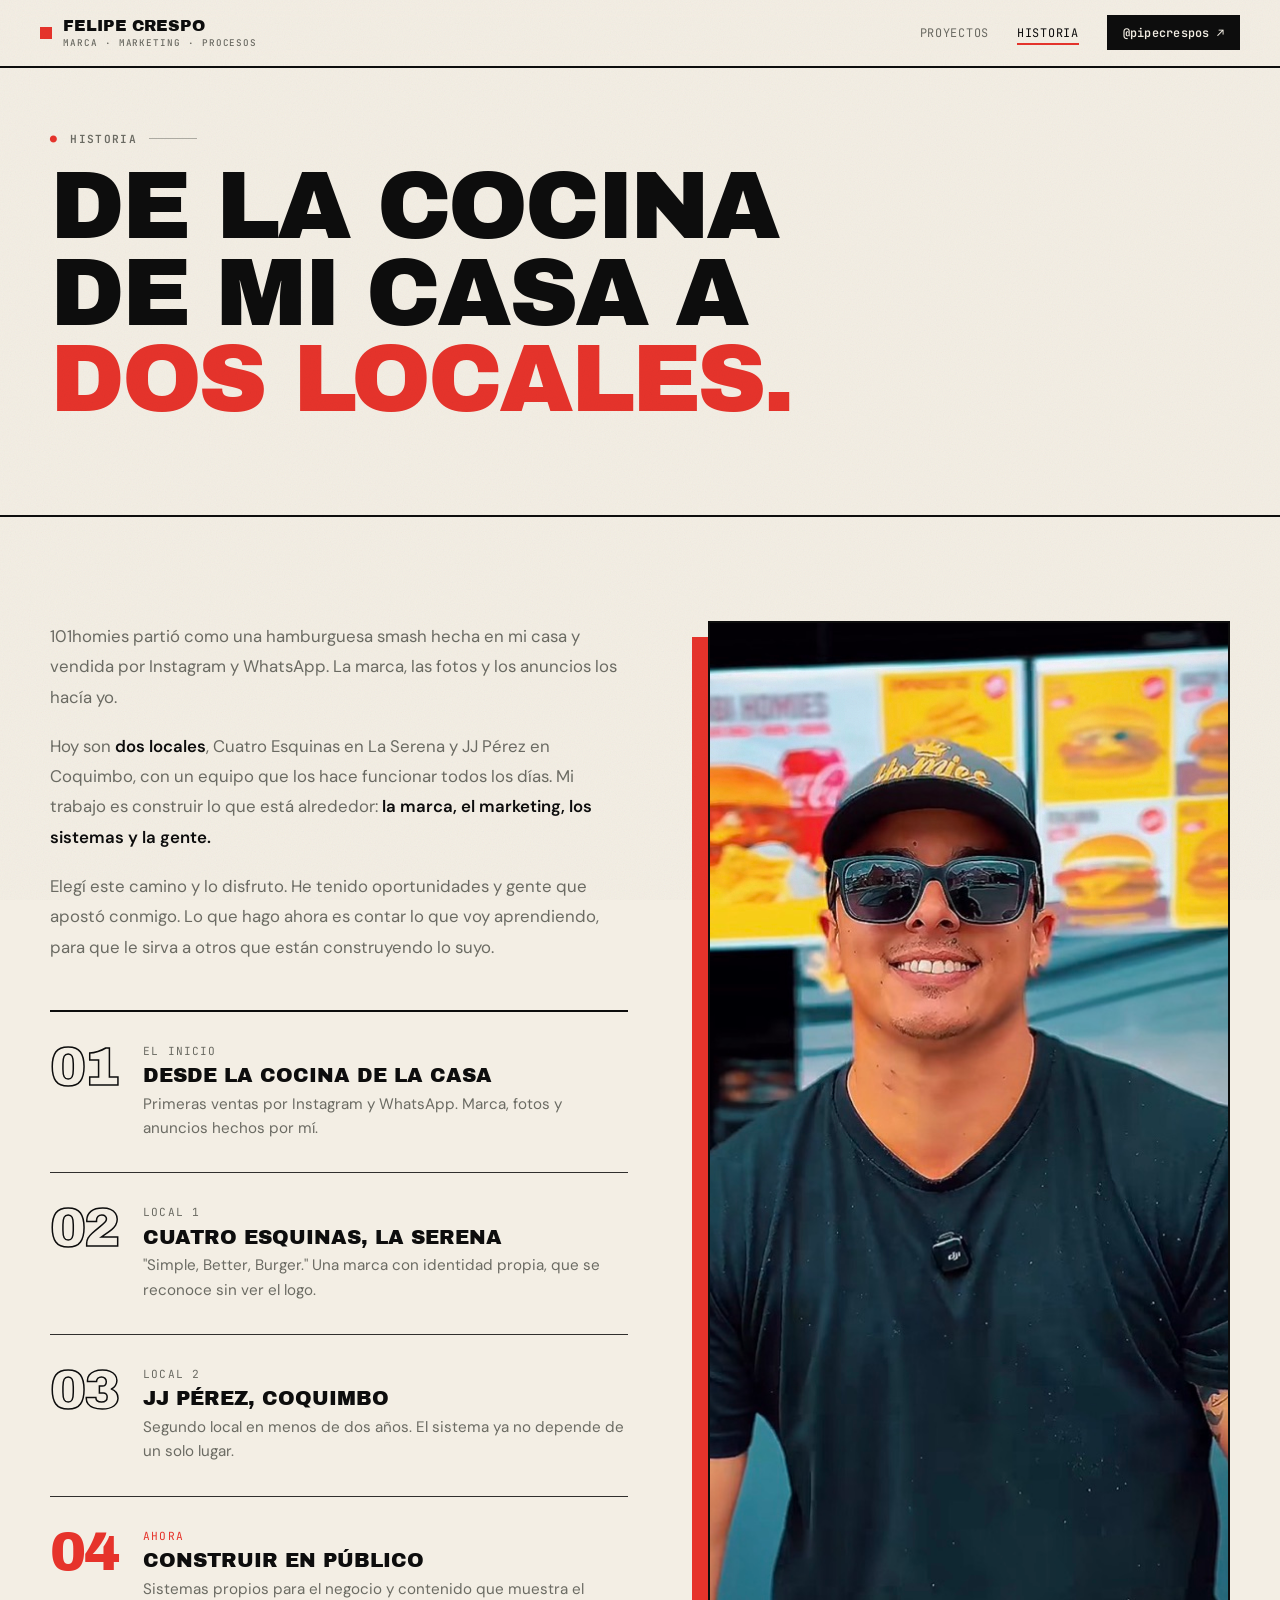
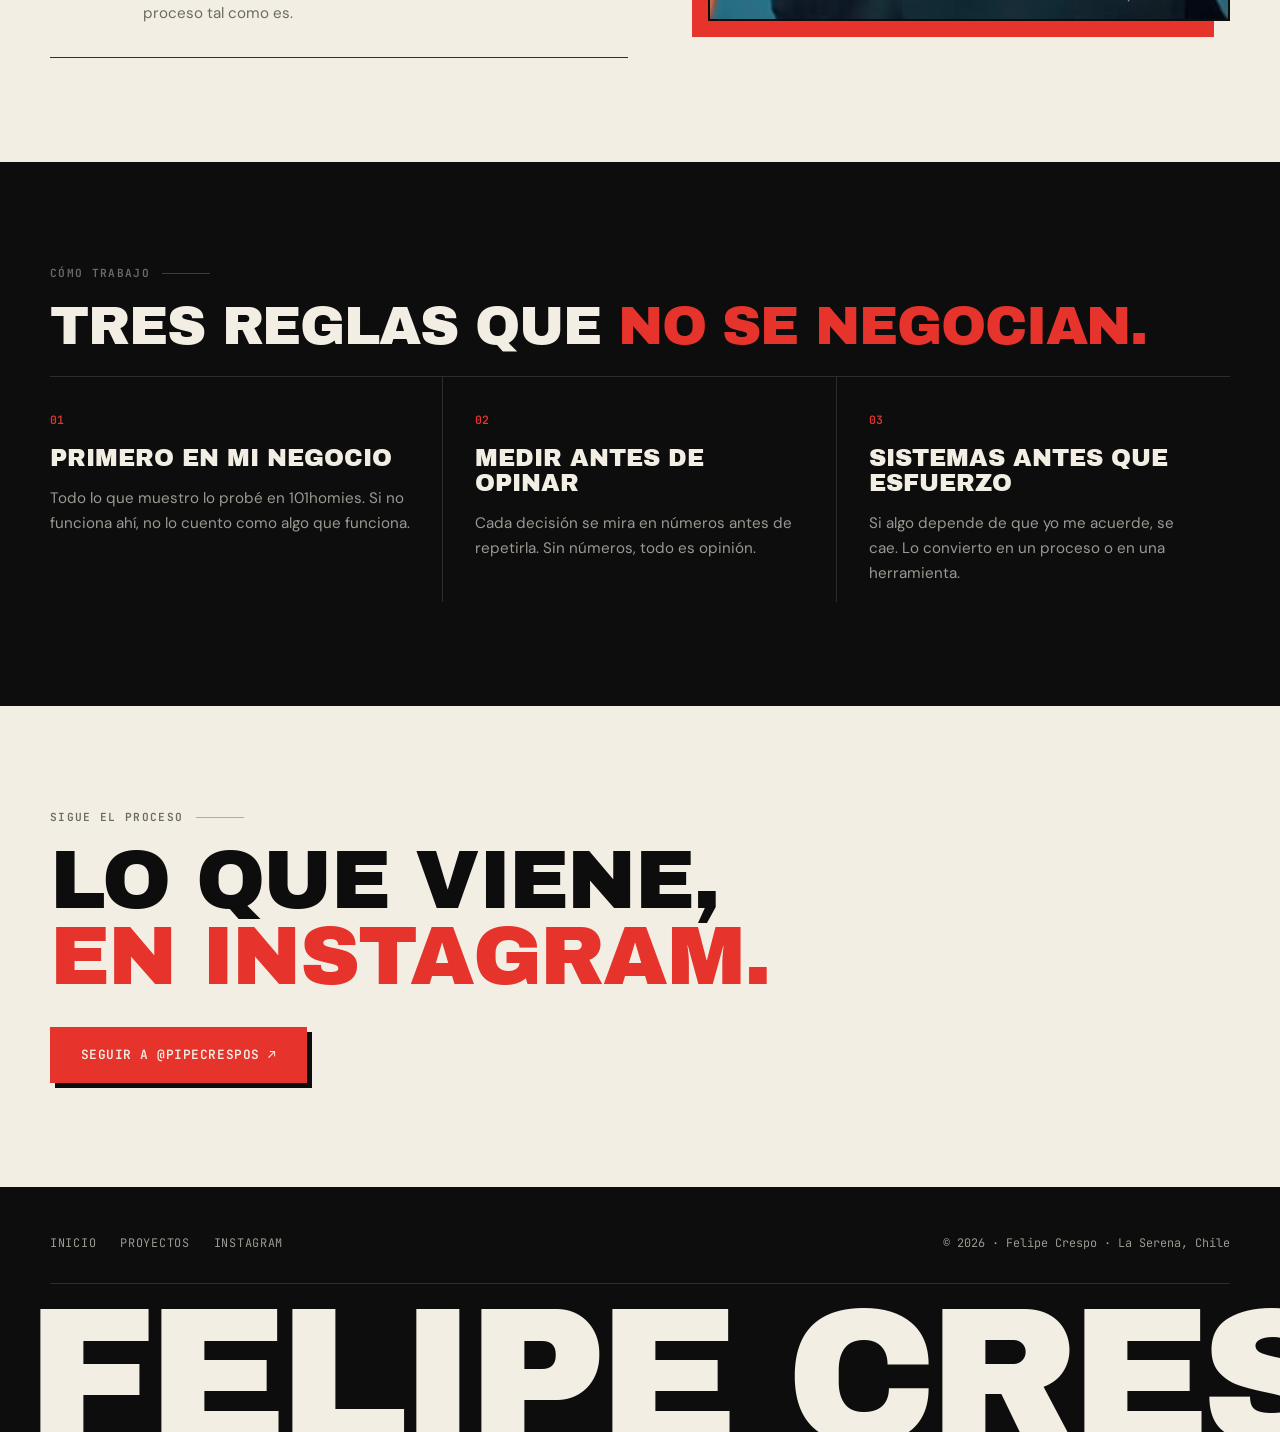
<file: historia/index.html>
<!DOCTYPE html>
<html lang="es">
<head>
<meta charset="UTF-8">
<meta name="viewport" content="width=device-width, initial-scale=1.0">
<title>Historia — Felipe Crespo</title>
<meta name="description" content="De la cocina de mi casa a dos locales de 101homies. Cómo trabajo: primero en mi negocio, con los números a la vista y con sistemas antes que esfuerzo.">
<meta name="robots" content="index, follow">
<link rel="canonical" href="https://felipecrespo.cl/historia/">
<meta property="og:title" content="De la cocina de mi casa a dos locales — Felipe Crespo">
<meta property="og:description" content="La historia de 101homies y la forma en que construyo: marca, marketing y procesos.">
<meta property="og:url" content="https://felipecrespo.cl/historia/">
<meta property="og:type" content="website">
<meta property="og:locale" content="es_CL">
<meta property="og:image" content="https://felipecrespo.cl/images/felipe.jpg">
<meta name="theme-color" content="#0D0D0D">
<link rel="apple-touch-icon" sizes="180x180" href="/apple-touch-icon.png">
<link rel="icon" type="image/png" sizes="32x32" href="/favicon-32x32.png">
<link rel="icon" type="image/png" sizes="16x16" href="/favicon-16x16.png">
<link rel="preconnect" href="https://fonts.googleapis.com">
<link rel="preconnect" href="https://fonts.gstatic.com" crossorigin>
<link href="https://fonts.googleapis.com/css2?family=Archivo+Black&family=JetBrains+Mono:wght@400;500;600&family=DM+Sans:wght@300;400;500;600&display=swap" rel="stylesheet">
<script>document.documentElement.classList.add('js');</script>
<link rel="stylesheet" href="/assets/site.css">
</head>
<body>

<nav>
  <a class="logo" href="/"><i aria-hidden="true"></i><div>Felipe Crespo<span>Marca · Marketing · Procesos</span></div></a>
  <div class="nav-links">
    <a href="/proyectos/">Proyectos</a>
    <a href="/historia/" aria-current="page">Historia</a>
    <a class="nav-ig" href="https://www.instagram.com/pipecrespos/" target="_blank" rel="noopener">@pipecrespos ↗</a>
  </div>
</nav>

<section class="page-head">
  <div class="wrap">
    <div class="label fade"><b>●</b> Historia</div>
    <h1>
      <span class="ln"><span style="--d:.05s">De la cocina</span></span>
      <span class="ln"><span style="--d:.15s">de mi casa a</span></span>
      <span class="ln"><span style="--d:.25s"><em>dos locales.</em></span></span>
    </h1>
  </div>
</section>

<section>
  <div class="wrap story-grid">
    <div>
      <div class="story-copy rise">
        <p>101homies partió como una hamburguesa smash hecha en mi casa y vendida por Instagram y WhatsApp. La marca, las fotos y los anuncios los hacía yo.</p>
        <p>Hoy son <strong>dos locales</strong>, Cuatro Esquinas en La Serena y JJ Pérez en Coquimbo, con un equipo que los hace funcionar todos los días. Mi trabajo es construir lo que está alrededor: <strong>la marca, el marketing, los sistemas y la gente.</strong></p>
        <p>Elegí este camino y lo disfruto. He tenido oportunidades y gente que apostó conmigo. Lo que hago ahora es contar lo que voy aprendiendo, para que le sirva a otros que están construyendo lo suyo.</p>
      </div>
      <ol class="timeline" style="margin-top:3rem">
        <li class="rise"><div class="when">El inicio</div><strong>Desde la cocina de la casa</strong><span class="desc">Primeras ventas por Instagram y WhatsApp. Marca, fotos y anuncios hechos por mí.</span></li>
        <li class="rise"><div class="when">Local 1</div><strong>Cuatro Esquinas, La Serena</strong><span class="desc">"Simple, Better, Burger." Una marca con identidad propia, que se reconoce sin ver el logo.</span></li>
        <li class="rise"><div class="when">Local 2</div><strong>JJ Pérez, Coquimbo</strong><span class="desc">Segundo local en menos de dos años. El sistema ya no depende de un solo lugar.</span></li>
        <li class="now rise"><div class="when">Ahora</div><strong>Construir en público</strong><span class="desc">Sistemas propios para el negocio y contenido que muestra el proceso tal como es.</span></li>
      </ol>
    </div>
    <figure class="story-photo rise">
      <img src="/images/felipe.jpg" alt="Felipe Crespo frente a su local de 101homies" width="800" height="1000" loading="lazy">
    </figure>
  </div>
</section>

<section class="dark">
  <div class="wrap">
    <div class="rise">
      <div class="label">Cómo trabajo</div>
      <h2>Tres reglas que <em>no se negocian.</em></h2>
    </div>
    <div class="principles">
      <div class="principle rise" style="--d:0s">
        <span class="principle-n">01</span>
        <h3>Primero en mi negocio</h3>
        <p>Todo lo que muestro lo probé en 101homies. Si no funciona ahí, no lo cuento como algo que funciona.</p>
      </div>
      <div class="principle rise" style="--d:.08s">
        <span class="principle-n">02</span>
        <h3>Medir antes de opinar</h3>
        <p>Cada decisión se mira en números antes de repetirla. Sin números, todo es opinión.</p>
      </div>
      <div class="principle rise" style="--d:.16s">
        <span class="principle-n">03</span>
        <h3>Sistemas antes que esfuerzo</h3>
        <p>Si algo depende de que yo me acuerde, se cae. Lo convierto en un proceso o en una herramienta.</p>
      </div>
    </div>
  </div>
</section>

<section class="closer">
  <div class="wrap rise">
    <div class="label">Sigue el proceso</div>
    <h2>Lo que viene, <em>en Instagram.</em></h2>
    <a class="btn btn-red" href="https://www.instagram.com/pipecrespos/" target="_blank" rel="noopener">Seguir a @pipecrespos ↗</a>
  </div>
</section>

<footer>
  <div class="wrap">
    <div class="footer-nav"><a href="/">Inicio</a><a href="/proyectos/">Proyectos</a><a href="https://www.instagram.com/pipecrespos/" target="_blank" rel="noopener">Instagram</a></div>
    <p>© 2026 · Felipe Crespo · La Serena, Chile</p>
  </div>
  <div class="wordmark" aria-hidden="true">Felipe Crespo<em>.</em></div>
</footer>

<script src="/assets/site.js"></script>
</body>
</html>
</file>
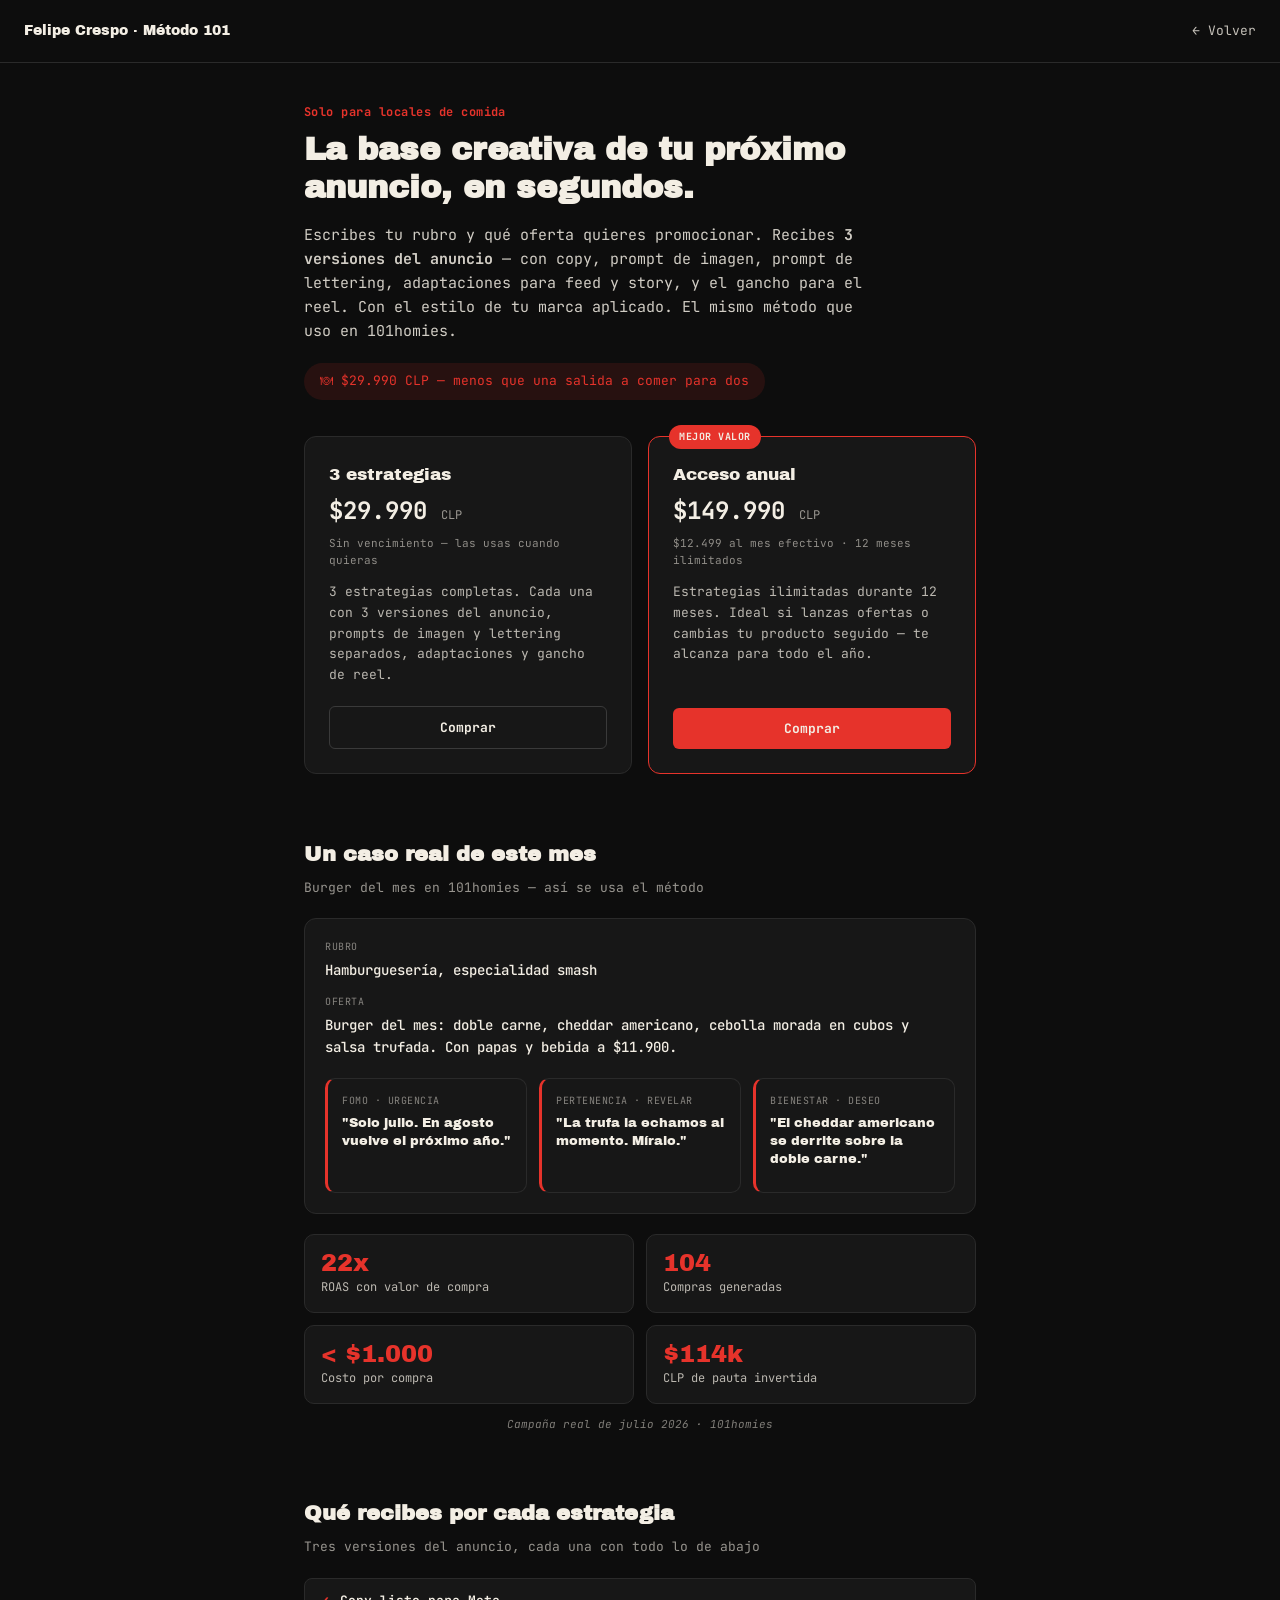
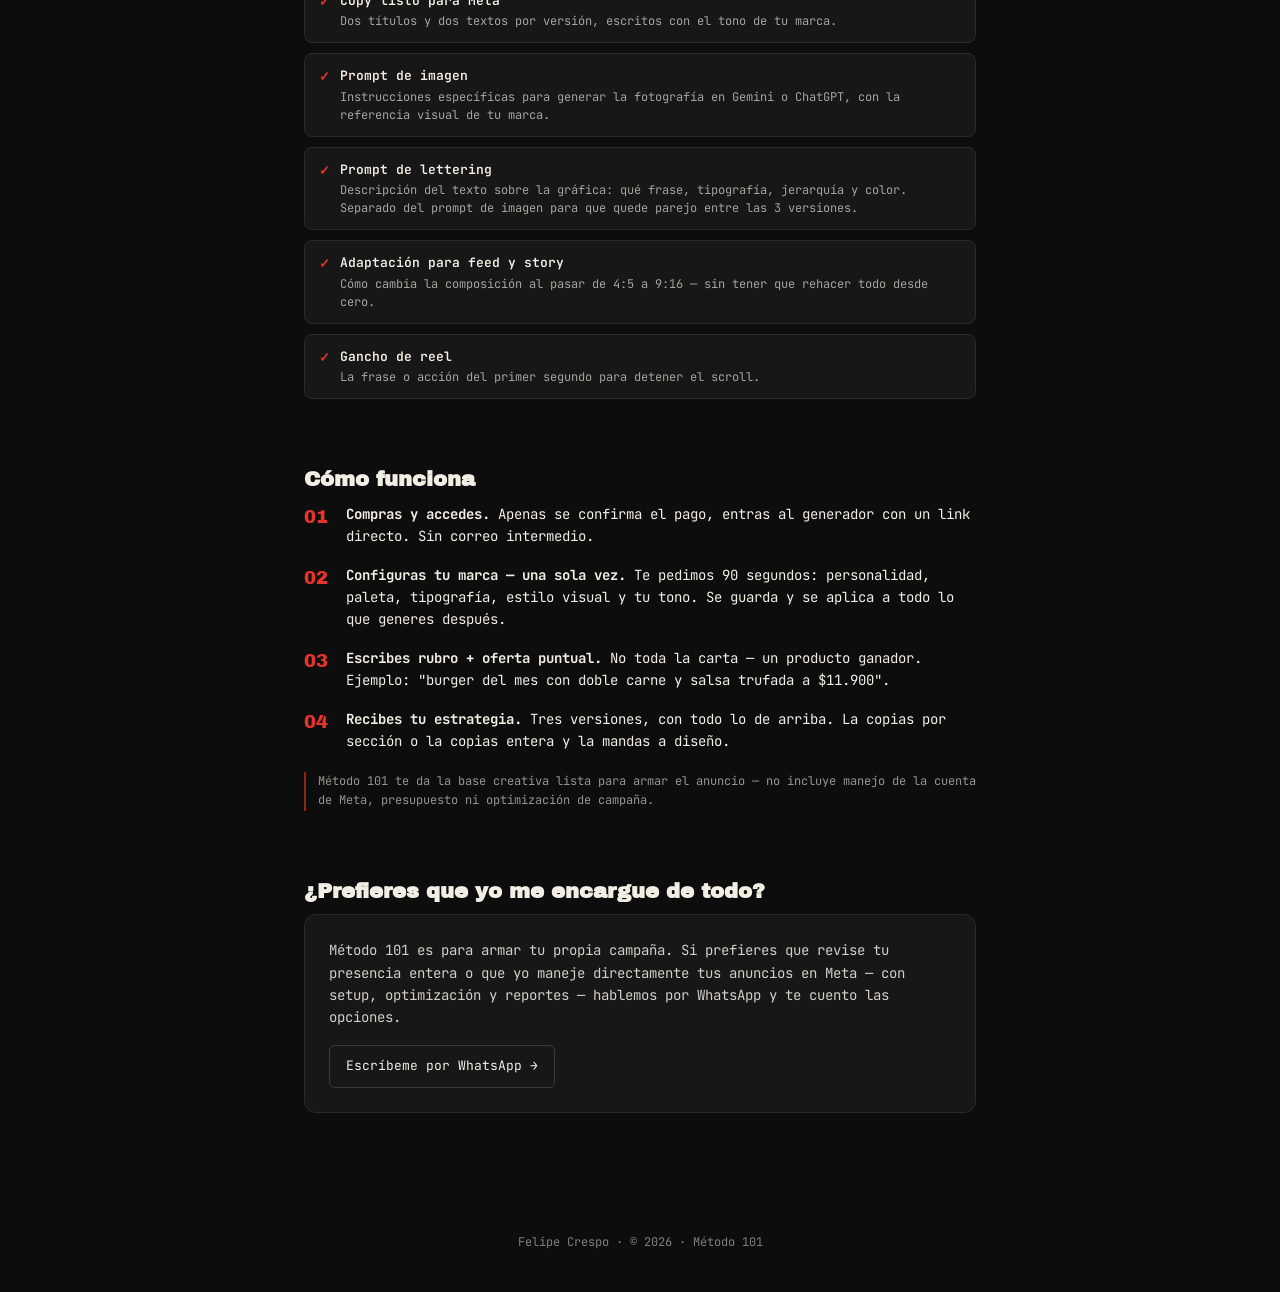
<file: metodo101/index.html>
<!doctype html>
<html lang="es">
<head>
<meta charset="utf-8" />
<meta name="viewport" content="width=device-width, initial-scale=1" />
<title>Método 101 — La base de tu próximo anuncio, listo en segundos | Felipe Crespo</title>
<meta name="description" content="Para locales de comida. Escribe tu rubro y tu oferta. Recibe 3 versiones del anuncio con copy, prompt de imagen, prompt de lettering y adaptaciones. Desde $29.990 CLP." />
<link rel="apple-touch-icon" sizes="180x180" href="/apple-touch-icon.png">
<link rel="icon" type="image/png" sizes="32x32" href="/favicon-32x32.png">
<link rel="icon" type="image/png" sizes="16x16" href="/favicon-16x16.png">
<link rel="manifest" href="/site.webmanifest">
<link href="https://fonts.googleapis.com/css2?family=Archivo+Black&family=JetBrains+Mono:wght@400;500;600&family=DM+Sans:wght@300;400;500;600&display=swap" rel="stylesheet">
<style>
  * { box-sizing: border-box; margin: 0; padding: 0; }
  body {
    font-family: 'JetBrains Mono', monospace;
    background: #0D0D0D;
    color: #F3EEE4;
    line-height: 1.6;
  }
  header {
    display: flex;
    justify-content: space-between;
    align-items: center;
    padding: 20px 24px;
    border-bottom: 1px solid #2A2A2A;
  }
  header a { color: #F3EEE4; text-decoration: none; font-size: 13px; opacity: 0.8; }
  .marca { font-family: 'Archivo Black', sans-serif; font-size: 14px; }
  main { max-width: 720px; margin: 0 auto; padding: 40px 24px 80px; }

  .eyebrow { font-size: 12px; letter-spacing: 0.04em; color: #E6332B; font-weight: 700; margin-bottom: 8px; }
  h1 { font-family: 'Archivo Black', sans-serif; font-size: 32px; line-height: 1.2; margin: 0 0 16px; }
  .sub { font-size: 15px; opacity: 0.85; margin: 0 0 20px; max-width: 580px; }
  .badge-precio { display: inline-flex; align-items: center; gap: 8px; font-size: 13px; color: #E6332B; background: rgba(230,51,43,0.12); padding: 8px 16px; border-radius: 100px; margin-bottom: 36px; }
  section { margin-top: 64px; }
  h2 { font-family: 'Archivo Black', sans-serif; font-size: 21px; margin: 0 0 6px; }
  .h2-sub { font-size: 13px; opacity: 0.6; margin: 0 0 20px; }

  .planes { display: grid; grid-template-columns: 1fr 1fr; gap: 16px; }
  .plan-card { background: #171717; border: 1px solid #2A2A2A; border-radius: 12px; padding: 24px; display: flex; flex-direction: column; }
  .plan-card.destacado { border-color: #E6332B; position: relative; }
  .plan-badge { position: absolute; top: -12px; left: 20px; font-size: 10px; color: #F3EEE4; font-weight: 700; letter-spacing: 0.05em; background: #E6332B; padding: 4px 10px; border-radius: 100px; }
  .plan-nombre { font-family: 'Archivo Black', sans-serif; font-size: 17px; margin-bottom: 4px; }
  .plan-precio { font-size: 24px; font-weight: 700; margin-bottom: 4px; }
  .plan-precio span { font-size: 12px; opacity: 0.6; font-weight: 400; }
  .plan-precio-referencia { font-size: 11px; opacity: 0.55; margin-bottom: 12px; }
  .plan-detalle { font-size: 13px; opacity: 0.75; margin-bottom: 20px; flex-grow: 1; }
  .plan-cta { background: #E6332B; color: #F3EEE4; border: none; border-radius: 6px; padding: 12px 16px; font-family: 'JetBrains Mono', monospace; font-size: 13px; font-weight: 700; cursor: pointer; }
  .plan-card:not(.destacado) .plan-cta { background: transparent; border: 1px solid #3A3A3A; }
  .plan-cta:disabled { opacity: 0.6; cursor: default; }

  .ejemplo-caja { background: #171717; border: 1px solid #2A2A2A; border-radius: 12px; padding: 20px; margin-bottom: 20px; }
  .ejemplo-meta-row { display: grid; grid-template-columns: 1fr; gap: 12px; margin-bottom: 4px; }
  .ejemplo-meta-item { display: flex; flex-direction: column; }
  .ejemplo-meta-item span { display: block; opacity: 0.5; font-size: 10px; margin-bottom: 4px; letter-spacing: 0.06em; text-transform: uppercase; }
  .ejemplo-meta-item strong { font-size: 14px; font-weight: 500; color: #F3EEE4; }

  .angulos { display: grid; grid-template-columns: repeat(3, 1fr); gap: 12px; margin-top: 20px; }
  .angulo-card { background: #171717; border: 1px solid #2A2A2A; border-left: 3px solid #E6332B; border-radius: 10px; padding: 14px; font-size: 12px; }
  .angulo-card .angulo-tag { display: block; opacity: 0.5; font-size: 10px; margin-bottom: 6px; letter-spacing: 0.05em; text-transform: uppercase; }
  .angulo-card .angulo-titulo { font-family: 'Archivo Black', sans-serif; color: #F3EEE4; font-size: 13px; line-height: 1.35; margin-bottom: 10px; }

  .entregable-lista { list-style: none; margin: 0; padding: 0; display: flex; flex-direction: column; gap: 10px; }
  .entregable-lista li { padding: 12px 14px; background: #171717; border: 1px solid #2A2A2A; border-radius: 8px; display: flex; align-items: flex-start; gap: 10px; font-size: 13px; line-height: 1.5; }
  .entregable-lista li::before { content: "✓"; color: #E6332B; font-weight: 700; flex-shrink: 0; margin-top: 1px; }
  .entregable-lista li strong { color: #F3EEE4; font-weight: 600; }
  .entregable-lista li span { display: block; opacity: 0.65; font-size: 12px; margin-top: 2px; }

  .metricas { display: grid; grid-template-columns: repeat(2, 1fr); gap: 12px; margin-top: 20px; }
  .metrica-card { background: #171717; border: 1px solid #2A2A2A; border-radius: 10px; padding: 16px; }
  .metrica-num { font-family: 'Archivo Black', sans-serif; font-size: 24px; color: #E6332B; margin-bottom: 4px; line-height: 1; }
  .metrica-label { font-size: 12px; opacity: 0.75; line-height: 1.4; }
  .metricas-footnote { font-size: 11px; opacity: 0.5; margin-top: 12px; font-style: italic; text-align: center; }

  .pasos { display: flex; flex-direction: column; gap: 16px; }
  .paso { display: flex; gap: 14px; align-items: flex-start; font-size: 14px; }
  .paso-num { font-family: 'Archivo Black', sans-serif; color: #E6332B; font-size: 18px; min-width: 28px; }
  .nota-alcance { font-size: 12px; opacity: 0.6; margin-top: 20px; border-left: 2px solid #E6332B; padding-left: 12px; }

  .cruce { background: #171717; border: 1px solid #2A2A2A; border-radius: 12px; padding: 24px; }
  .cruce p { font-size: 14px; opacity: 0.85; margin: 0 0 16px; }
  .cruce a { display: inline-flex; align-items: center; gap: 8px; color: #F3EEE4; text-decoration: none; border: 1px solid #3A3A3A; border-radius: 6px; padding: 10px 16px; font-size: 13px; }
  .cruce a:hover { border-color: #E6332B; }

  footer { text-align: center; font-size: 12px; opacity: 0.5; padding: 40px 24px; }

  @media (max-width: 560px) {
    .angulos, .planes { grid-template-columns: 1fr; }
    .metricas { grid-template-columns: 1fr 1fr; }
    h1 { font-size: 26px; }
  }
</style>
</head>
<body>

<header>
  <div class="marca">Felipe Crespo · Método 101</div>
  <a href="https://felipecrespo.cl">← Volver</a>
</header>

<main>
  <div class="eyebrow">Solo para locales de comida</div>
  <h1>La base creativa de tu próximo anuncio, en segundos.</h1>
  <p class="sub">Escribes tu rubro y qué oferta quieres promocionar. Recibes <strong>3 versiones del anuncio</strong> — con copy, prompt de imagen, prompt de lettering, adaptaciones para feed y story, y el gancho para el reel. Con el estilo de tu marca aplicado. El mismo método que uso en 101homies.</p>
  <div class="badge-precio">🍽 $29.990 CLP — menos que una salida a comer para dos</div>

  <div class="planes">
    <div class="plan-card">
      <div class="plan-nombre">3 estrategias</div>
      <div class="plan-precio">$29.990 <span>CLP</span></div>
      <div class="plan-precio-referencia">Sin vencimiento — las usas cuando quieras</div>
      <div class="plan-detalle">3 estrategias completas. Cada una con 3 versiones del anuncio, prompts de imagen y lettering separados, adaptaciones y gancho de reel.</div>
      <button class="plan-cta" data-plan="paquete">Comprar</button>
    </div>
    <div class="plan-card destacado">
      <div class="plan-badge">MEJOR VALOR</div>
      <div class="plan-nombre">Acceso anual</div>
      <div class="plan-precio">$149.990 <span>CLP</span></div>
      <div class="plan-precio-referencia">$12.499 al mes efectivo · 12 meses ilimitados</div>
      <div class="plan-detalle">Estrategias ilimitadas durante 12 meses. Ideal si lanzas ofertas o cambias tu producto seguido — te alcanza para todo el año.</div>
      <button class="plan-cta" data-plan="anual">Comprar</button>
    </div>
  </div>

  <section>
    <h2>Un caso real de este mes</h2>
    <p class="h2-sub">Burger del mes en 101homies — así se usa el método</p>

    <div class="ejemplo-caja">
      <div class="ejemplo-meta-row">
        <div class="ejemplo-meta-item">
          <span>Rubro</span>
          <strong>Hamburguesería, especialidad smash</strong>
        </div>
        <div class="ejemplo-meta-item">
          <span>Oferta</span>
          <strong>Burger del mes: doble carne, cheddar americano, cebolla morada en cubos y salsa trufada. Con papas y bebida a $11.900.</strong>
        </div>
      </div>

      <div class="angulos">
        <div class="angulo-card">
          <span class="angulo-tag">FOMO · Urgencia</span>
          <div class="angulo-titulo">"Solo julio. En agosto vuelve el próximo año."</div>
        </div>
        <div class="angulo-card">
          <span class="angulo-tag">Pertenencia · Revelar</span>
          <div class="angulo-titulo">"La trufa la echamos al momento. Míralo."</div>
        </div>
        <div class="angulo-card">
          <span class="angulo-tag">Bienestar · Deseo</span>
          <div class="angulo-titulo">"El cheddar americano se derrite sobre la doble carne."</div>
        </div>
      </div>
    </div>

    <div class="metricas">
      <div class="metrica-card">
        <div class="metrica-num">22x</div>
        <div class="metrica-label">ROAS con valor de compra</div>
      </div>
      <div class="metrica-card">
        <div class="metrica-num">104</div>
        <div class="metrica-label">Compras generadas</div>
      </div>
      <div class="metrica-card">
        <div class="metrica-num">&lt; $1.000</div>
        <div class="metrica-label">Costo por compra</div>
      </div>
      <div class="metrica-card">
        <div class="metrica-num">$114k</div>
        <div class="metrica-label">CLP de pauta invertida</div>
      </div>
    </div>
    <p class="metricas-footnote">Campaña real de julio 2026 · 101homies</p>
  </section>

  <section>
    <h2>Qué recibes por cada estrategia</h2>
    <p class="h2-sub">Tres versiones del anuncio, cada una con todo lo de abajo</p>
    <ul class="entregable-lista">
      <li><div><strong>Copy listo para Meta</strong><span>Dos títulos y dos textos por versión, escritos con el tono de tu marca.</span></div></li>
      <li><div><strong>Prompt de imagen</strong><span>Instrucciones específicas para generar la fotografía en Gemini o ChatGPT, con la referencia visual de tu marca.</span></div></li>
      <li><div><strong>Prompt de lettering</strong><span>Descripción del texto sobre la gráfica: qué frase, tipografía, jerarquía y color. Separado del prompt de imagen para que quede parejo entre las 3 versiones.</span></div></li>
      <li><div><strong>Adaptación para feed y story</strong><span>Cómo cambia la composición al pasar de 4:5 a 9:16 — sin tener que rehacer todo desde cero.</span></div></li>
      <li><div><strong>Gancho de reel</strong><span>La frase o acción del primer segundo para detener el scroll.</span></div></li>
    </ul>
  </section>

  <section>
    <h2>Cómo funciona</h2>
    <div class="pasos">
      <div class="paso"><div class="paso-num">01</div><div><strong>Compras y accedes.</strong> Apenas se confirma el pago, entras al generador con un link directo. Sin correo intermedio.</div></div>
      <div class="paso"><div class="paso-num">02</div><div><strong>Configuras tu marca — una sola vez.</strong> Te pedimos 90 segundos: personalidad, paleta, tipografía, estilo visual y tu tono. Se guarda y se aplica a todo lo que generes después.</div></div>
      <div class="paso"><div class="paso-num">03</div><div><strong>Escribes rubro + oferta puntual.</strong> No toda la carta — un producto ganador. Ejemplo: "burger del mes con doble carne y salsa trufada a $11.900".</div></div>
      <div class="paso"><div class="paso-num">04</div><div><strong>Recibes tu estrategia.</strong> Tres versiones, con todo lo de arriba. La copias por sección o la copias entera y la mandas a diseño.</div></div>
    </div>
    <p class="nota-alcance">Método 101 te da la base creativa lista para armar el anuncio — no incluye manejo de la cuenta de Meta, presupuesto ni optimización de campaña.</p>
  </section>

  <section>
    <h2>¿Prefieres que yo me encargue de todo?</h2>
    <div class="cruce">
      <p>Método 101 es para armar tu propia campaña. Si prefieres que revise tu presencia entera o que yo maneje directamente tus anuncios en Meta — con setup, optimización y reportes — hablemos por WhatsApp y te cuento las opciones.</p>
      <a href="#" id="link-whatsapp">Escríbeme por WhatsApp →</a>
    </div>
  </section>
</main>

<footer>
  Felipe Crespo · © 2026 · Método 101
</footer>

<script>
  const WORKER_URL = 'https://anthropic-proxy.fcrespo.workers.dev';
  const WHATSAPP_NUMERO = '56900000000'; // reemplazar por el número real

  document.querySelectorAll('.plan-cta').forEach((boton) => {
    boton.addEventListener('click', async () => {
      const plan = boton.dataset.plan;
      const textoOriginal = boton.textContent;
      boton.disabled = true;
      boton.textContent = 'Redirigiendo...';

      try {
        const res = await fetch(WORKER_URL + '/crear-pago', {
          method: 'POST',
          headers: { 'Content-Type': 'application/json' },
          body: JSON.stringify({ plan }),
        });
        const data = await res.json();
        if (data.init_point) {
          window.location.href = data.init_point;
        } else {
          boton.disabled = false;
          boton.textContent = textoOriginal;
          alert('No pudimos iniciar el pago, intenta de nuevo.');
        }
      } catch (e) {
        boton.disabled = false;
        boton.textContent = textoOriginal;
        alert('No pudimos iniciar el pago, intenta de nuevo.');
      }
    });
  });

  const mensaje = encodeURIComponent('Hola Felipe, vi la página de Método 101 y quiero saber más sobre la Consulta Estratégica o Media Buying.');
  document.getElementById('link-whatsapp').href = 'https://wa.me/' + WHATSAPP_NUMERO + '?text=' + mensaje;
</script>

</body>
</html>
</file>
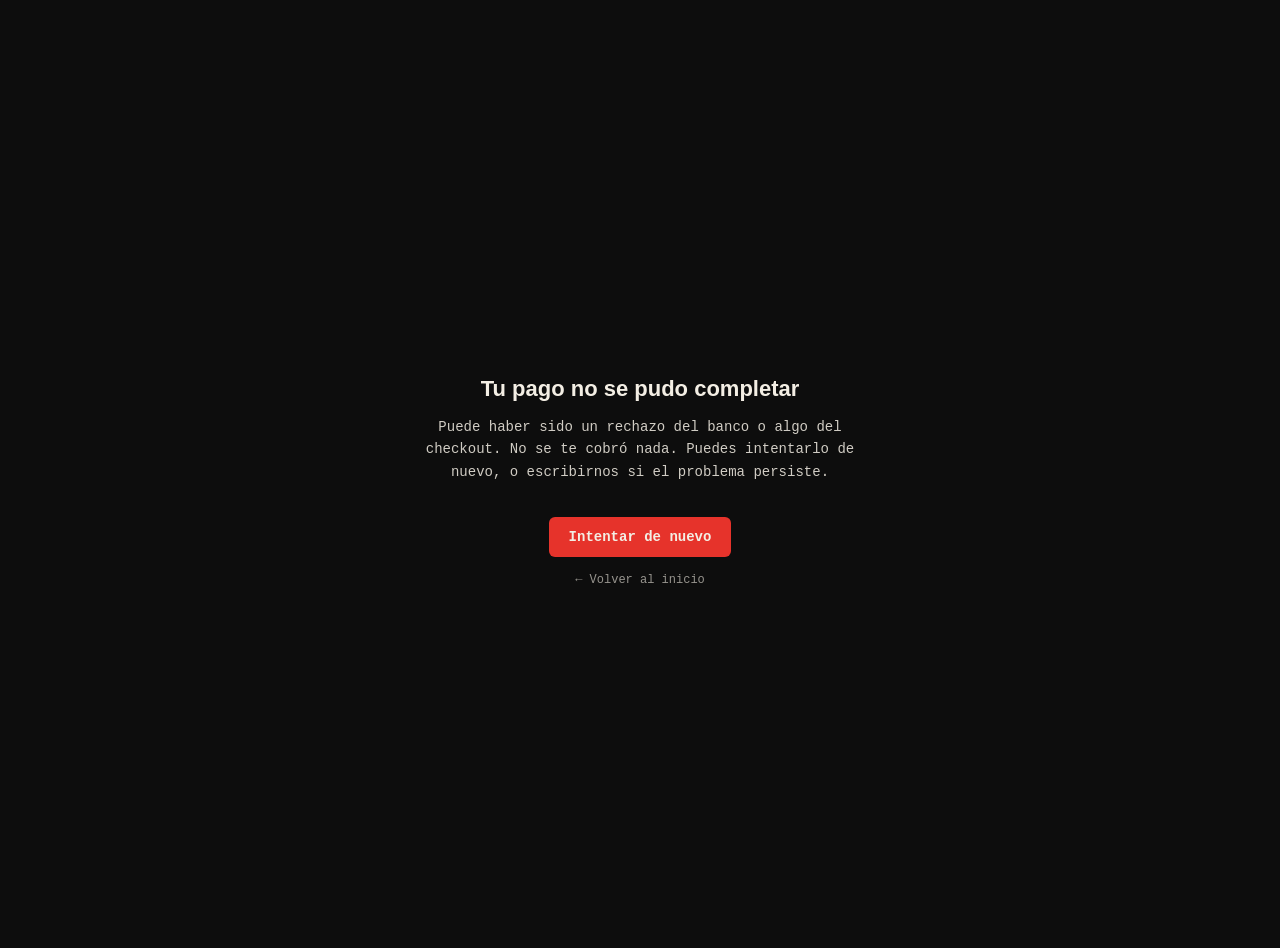
<file: pago-fallido/index.html>
<!doctype html>
<html lang="es">
<head>
  <meta charset="utf-8" />
  <meta name="viewport" content="width=device-width, initial-scale=1" />
  <title>No pudimos procesar tu pago — Método 101</title>
  <style>
    body {
      font-family: 'JetBrains Mono', monospace;
      background: #0D0D0D;
      color: #F3EEE4;
      display: flex;
      align-items: center;
      justify-content: center;
      min-height: 100vh;
      margin: 0;
      padding: 24px;
      text-align: center;
    }
    #contenido { max-width: 440px; }
    h1 { font-family: 'Archivo Black', sans-serif; font-size: 22px; margin-bottom: 12px; }
    p { font-size: 14px; opacity: 0.85; line-height: 1.6; }
    a.accion {
      display: inline-block;
      margin-top: 20px;
      padding: 12px 20px;
      background: #E6332B;
      color: #F3EEE4;
      text-decoration: none;
      font-size: 14px;
      font-weight: 700;
      border-radius: 6px;
    }
    a.volver {
      display: block;
      margin-top: 16px;
      color: #F3EEE4;
      opacity: 0.6;
      font-size: 12px;
      text-decoration: none;
    }
  </style>
</head>
<body>
  <div id="contenido">
    <h1>Tu pago no se pudo completar</h1>
    <p>Puede haber sido un rechazo del banco o algo del checkout. No se te cobró nada. Puedes intentarlo de nuevo, o escribirnos si el problema persiste.</p>
    <a class="accion" href="https://felipecrespo.cl/metodo101.html">Intentar de nuevo</a>
    <a class="volver" href="https://felipecrespo.cl">← Volver al inicio</a>
  </div>
</body>
</html>
</file>
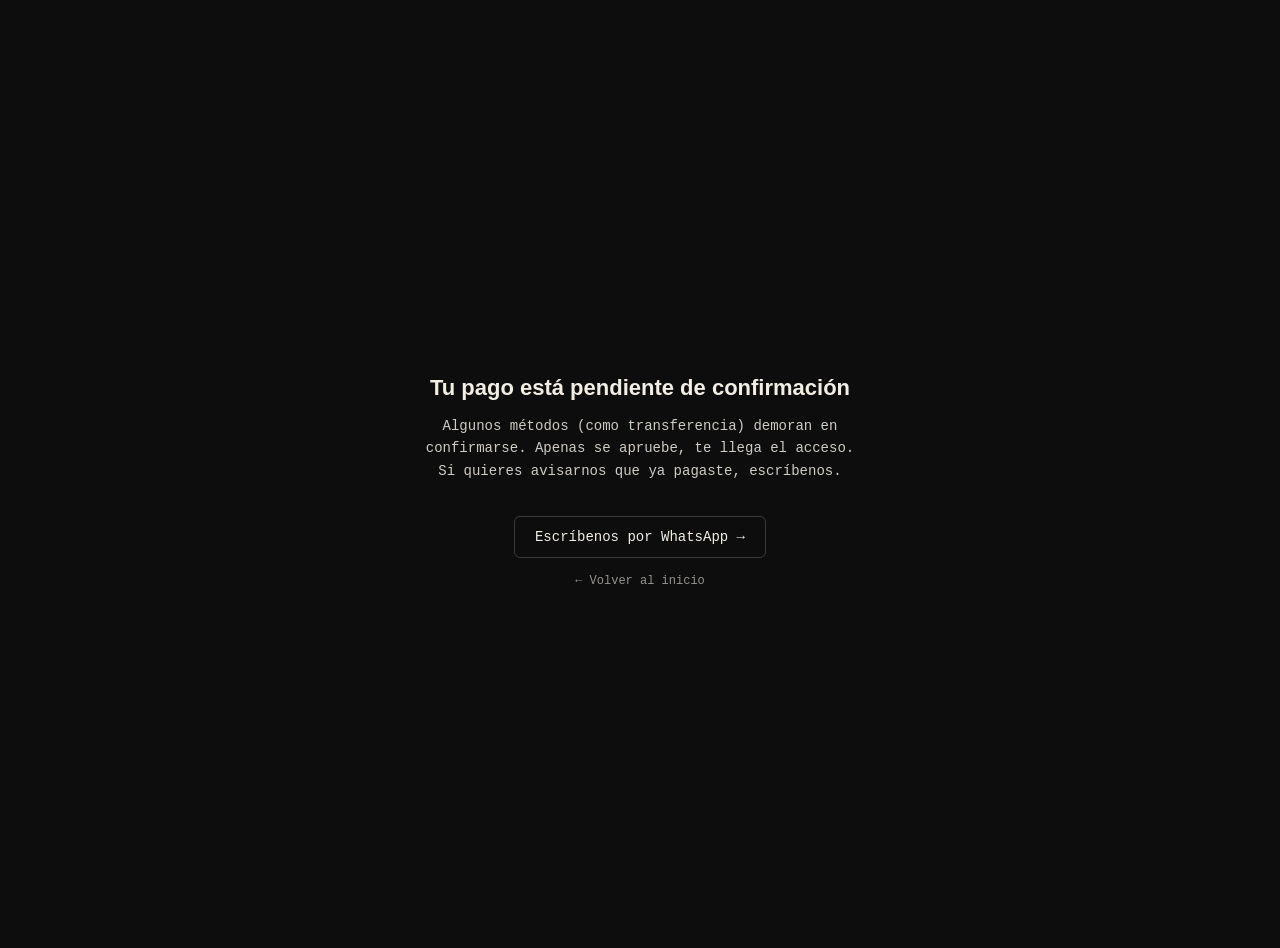
<file: pago-pendiente/index.html>
<!doctype html>
<html lang="es">
<head>
  <meta charset="utf-8" />
  <meta name="viewport" content="width=device-width, initial-scale=1" />
  <title>Tu pago está pendiente — Método 101</title>
  <style>
    body {
      font-family: 'JetBrains Mono', monospace;
      background: #0D0D0D;
      color: #F3EEE4;
      display: flex;
      align-items: center;
      justify-content: center;
      min-height: 100vh;
      margin: 0;
      padding: 24px;
      text-align: center;
    }
    #contenido { max-width: 440px; }
    h1 { font-family: 'Archivo Black', sans-serif; font-size: 22px; margin-bottom: 12px; }
    p { font-size: 14px; opacity: 0.85; line-height: 1.6; }
    a.accion {
      display: inline-flex;
      align-items: center;
      justify-content: center;
      gap: 8px;
      margin-top: 20px;
      padding: 12px 20px;
      border: 1px solid #3A3A3A;
      color: #F3EEE4;
      text-decoration: none;
      font-size: 14px;
      border-radius: 6px;
    }
    a.volver {
      display: block;
      margin-top: 16px;
      color: #F3EEE4;
      opacity: 0.6;
      font-size: 12px;
      text-decoration: none;
    }
  </style>
</head>
<body>
  <div id="contenido">
    <h1>Tu pago está pendiente de confirmación</h1>
    <p>Algunos métodos (como transferencia) demoran en confirmarse. Apenas se apruebe, te llega el acceso. Si quieres avisarnos que ya pagaste, escríbenos.</p>
    <a class="accion" id="link-whatsapp" href="#">Escríbenos por WhatsApp →</a>
    <a class="volver" href="https://felipecrespo.cl">← Volver al inicio</a>
  </div>

  <script>
    const WHATSAPP_NUMERO = '56900000000'; // reemplazar por el número real
    const mensaje = encodeURIComponent('Hola, mi pago de Método 101 quedó pendiente y quiero confirmarles que ya pagué.');
    document.getElementById('link-whatsapp').href = 'https://wa.me/' + WHATSAPP_NUMERO + '?text=' + mensaje;
  </script>
</body>
</html>
</file>
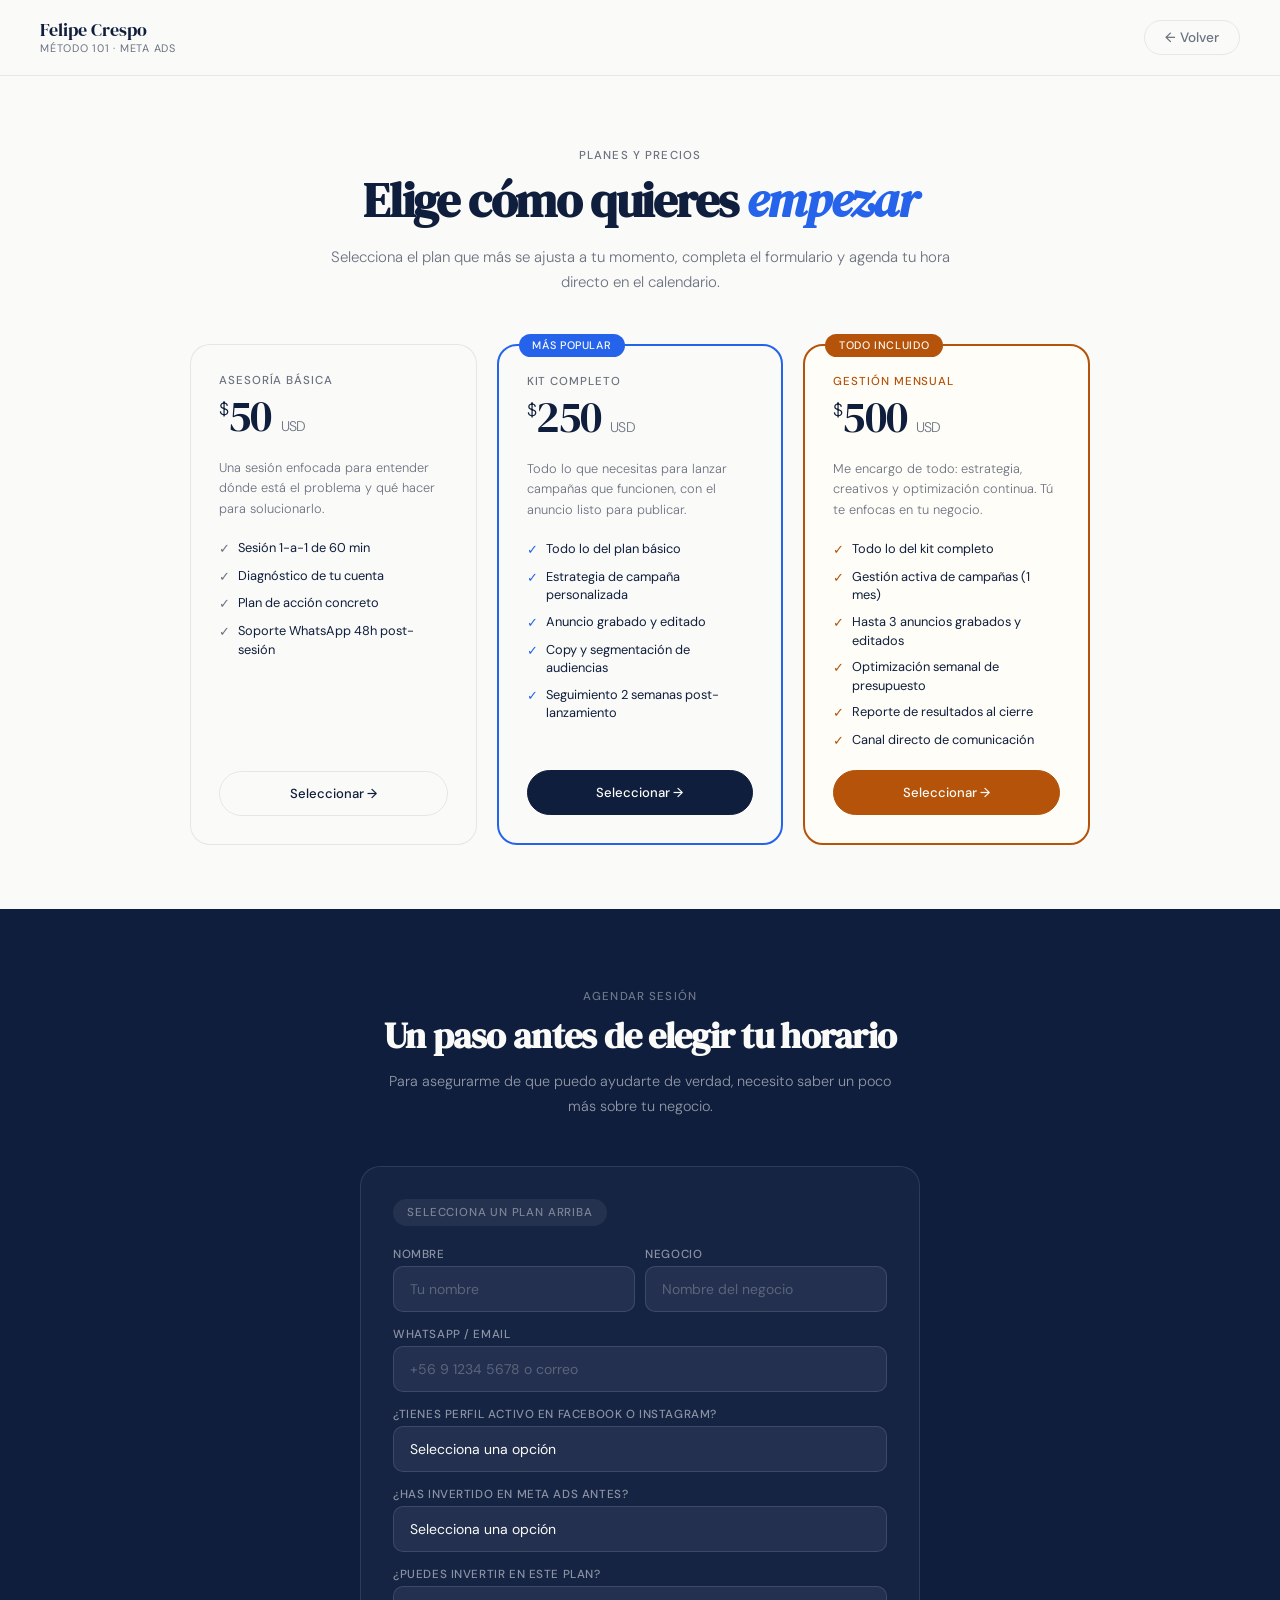
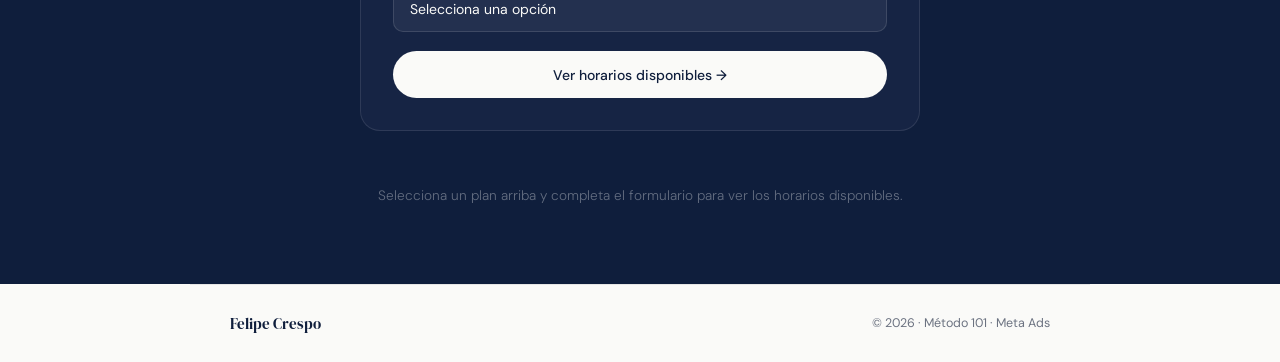
<file: planes/Index.html>
<!DOCTYPE html>
<html lang="es">
<head>
<meta charset="UTF-8">
<meta name="viewport" content="width=device-width, initial-scale=1.0">
<title>Felipe Crespo — Planes y Precios</title>
<link href="https://fonts.googleapis.com/css2?family=DM+Serif+Display:ital@0;1&family=DM+Sans:wght@300;400;500&display=swap" rel="stylesheet">
<style>
*, *::before, *::after { box-sizing: border-box; margin: 0; padding: 0; }
:root {
  --black: #0a0a0a; --white: #fafaf8; --accent: #2563eb;
  --accent-light: #eff6ff; --muted: #6b7280; --border: rgba(0,0,0,0.08);
  --gold: #b45309; --gold-light: #fef3c7;
  --navy: #0f1e3c; --navy-mid: #162444; --navy-border: rgba(255,255,255,0.1);
}
body { font-family: 'DM Sans', sans-serif; background: var(--white); color: var(--black); overflow-x: hidden; }

nav { display: flex; justify-content: space-between; align-items: center; padding: 1.25rem 2.5rem; border-bottom: 1px solid var(--border); position: sticky; top: 0; background: rgba(250,250,248,0.94); backdrop-filter: blur(10px); z-index: 20; }
.logo { font-family: 'DM Serif Display', serif; font-size: 1.15rem; line-height: 1.1; color: var(--navy); }
.logo span { display: block; font-size: 0.68rem; font-family: 'DM Sans', sans-serif; font-weight: 400; color: var(--muted); letter-spacing: 0.07em; text-transform: uppercase; margin-top: 2px; }
.nav-back { font-size: 0.85rem; font-weight: 500; color: var(--muted); text-decoration: none; padding: 0.5rem 1.25rem; border-radius: 100px; border: 1px solid var(--border); transition: all 0.2s; cursor: pointer; background: none; }
.nav-back:hover { border-color: var(--navy); color: var(--navy); }

.pricing-header { max-width: 700px; margin: 0 auto; padding: 4.5rem 2.5rem 3rem; text-align: center; }
.section-label { font-size: 0.72rem; font-weight: 500; letter-spacing: 0.1em; text-transform: uppercase; color: var(--muted); margin-bottom: 0.65rem; }
.pricing-header h1 { font-family: 'DM Serif Display', serif; font-size: clamp(2rem, 4vw, 3rem); letter-spacing: -0.025em; line-height: 1.15; margin-bottom: 1rem; color: var(--navy); }
.pricing-header h1 em { font-style: italic; color: var(--accent); }
.pricing-header p { font-size: 0.9375rem; color: var(--muted); line-height: 1.7; font-weight: 300; }

.plans-section { padding: 0 2.5rem 4rem; }
.plans-inner { max-width: 900px; margin: 0 auto; }
.plans { display: grid; grid-template-columns: repeat(3, 1fr); gap: 1.25rem; }
.plan { background: var(--white); border: 1px solid var(--border); border-radius: 20px; padding: 1.75rem; display: flex; flex-direction: column; gap: 1.25rem; cursor: pointer; transition: all 0.2s; position: relative; }
.plan:hover { border-color: rgba(0,0,0,0.18); transform: translateY(-2px); box-shadow: 0 8px 24px rgba(0,0,0,0.06); }
.plan.featured { border: 2px solid var(--accent); }
.plan.premium { border: 2px solid var(--gold); background: #fffdf7; }
.plan.active-plan { box-shadow: 0 0 0 3px var(--accent); }
.plan.premium.active-plan { box-shadow: 0 0 0 3px var(--gold); }
.plan-badge { position: absolute; top: -0.75rem; left: 1.25rem; font-size: 0.68rem; font-weight: 500; letter-spacing: 0.06em; text-transform: uppercase; padding: 0.28rem 0.85rem; border-radius: 100px; }
.plan.featured .plan-badge { background: var(--accent); color: var(--white); }
.plan.premium .plan-badge { background: var(--gold); color: var(--white); }
.plan-name { font-size: 0.72rem; font-weight: 500; letter-spacing: 0.08em; text-transform: uppercase; color: var(--muted); margin-bottom: 0.4rem; }
.plan.premium .plan-name { color: var(--gold); }
.plan-price { font-family: 'DM Serif Display', serif; font-size: 2.75rem; line-height: 1; letter-spacing: -0.02em; color: var(--navy); }
.plan-price sup { font-size: 1.1rem; vertical-align: super; font-family: 'DM Sans', sans-serif; font-weight: 300; }
.plan-usd { font-size: 0.875rem; font-family: 'DM Sans', sans-serif; font-weight: 300; color: var(--muted); }
.plan-desc { font-size: 0.8rem; color: var(--muted); line-height: 1.6; font-weight: 300; }
.plan-features { display: flex; flex-direction: column; gap: 0.5rem; }
.feat { display: flex; align-items: flex-start; gap: 0.5rem; font-size: 0.8rem; color: var(--navy); line-height: 1.45; }
.feat-check { flex-shrink: 0; margin-top: 1px; color: var(--muted); }
.plan-btn { margin-top: auto; padding: 0.8rem; border-radius: 100px; font-family: 'DM Sans', sans-serif; font-size: 0.82rem; font-weight: 500; cursor: pointer; transition: all 0.2s; text-align: center; border: 1px solid var(--border); background: transparent; color: var(--navy); }
.plan.featured .plan-btn { background: var(--navy); color: var(--white); border-color: var(--navy); }
.plan.premium .plan-btn { background: var(--gold); color: var(--white); border-color: var(--gold); }
.plan-btn:hover { opacity: 0.82; transform: translateY(-1px); }

.booking-section { background: var(--navy); padding: 5rem 2.5rem; }
.booking-inner { max-width: 900px; margin: 0 auto; }
.booking-top { text-align: center; margin-bottom: 3rem; }
.booking-top .section-label { color: rgba(255,255,255,0.4); }
.booking-top h2 { font-family: 'DM Serif Display', serif; font-size: clamp(1.6rem, 3vw, 2.25rem); letter-spacing: -0.02em; color: var(--white); margin: 0.5rem 0 0.75rem; line-height: 1.2; }
.booking-top p { font-size: 0.9rem; color: rgba(255,255,255,0.55); line-height: 1.7; font-weight: 300; max-width: 520px; margin: 0 auto; }
.filter-card { background: var(--navy-mid); border: 1px solid var(--navy-border); border-radius: 20px; padding: 2rem; max-width: 560px; margin: 0 auto 2.5rem; }
.selected-plan-tag { display: inline-flex; align-items: center; gap: 0.4rem; font-size: 0.72rem; font-weight: 500; letter-spacing: 0.07em; text-transform: uppercase; padding: 0.35rem 0.9rem; border-radius: 100px; margin-bottom: 1.25rem; }
.selected-plan-tag.basic, .selected-plan-tag.kit { color: #93b4f7; background: rgba(37,99,235,0.2); }
.selected-plan-tag.premium { color: #f59e0b; background: rgba(180,83,9,0.2); }
.selected-plan-tag.none { color: rgba(255,255,255,0.4); background: rgba(255,255,255,0.06); }
.filter-form { display: flex; flex-direction: column; gap: 0.85rem; }
.filter-form label { font-size: 0.73rem; font-weight: 500; color: rgba(255,255,255,0.5); display: block; margin-bottom: 0.3rem; letter-spacing: 0.05em; text-transform: uppercase; }
.filter-form input, .filter-form select { width: 100%; background: rgba(255,255,255,0.06); border: 1px solid rgba(255,255,255,0.12); border-radius: 10px; padding: 0.8rem 1rem; color: var(--white); font-family: 'DM Sans', sans-serif; font-size: 0.875rem; outline: none; transition: border-color 0.2s; -webkit-appearance: none; }
.filter-form input::placeholder { color: rgba(255,255,255,0.25); }
.filter-form input:focus, .filter-form select:focus { border-color: rgba(255,255,255,0.35); }
.filter-form select option { background: #1a2a4a; color: var(--white); }
.two-col { display: grid; grid-template-columns: 1fr 1fr; gap: 0.65rem; }
.filter-submit { width: 100%; padding: 0.9rem; background: var(--white); color: var(--navy); border: none; border-radius: 100px; font-family: 'DM Sans', sans-serif; font-size: 0.875rem; font-weight: 500; cursor: pointer; transition: all 0.2s; margin-top: 0.35rem; }
.filter-submit:hover { background: #93b4f7; color: var(--navy); }
.disq { display: none; text-align: center; padding: 1rem 0; }
.disq.show { display: block; }
.disq-icon { font-size: 2rem; margin-bottom: 0.65rem; }
.disq h3 { font-family: 'DM Serif Display', serif; font-size: 1.35rem; color: var(--white); margin-bottom: 0.6rem; }
.disq p { font-size: 0.875rem; color: rgba(255,255,255,0.5); line-height: 1.6; margin-bottom: 1.25rem; max-width: 360px; margin-left: auto; margin-right: auto; }
.disq-back { background: none; border: 1px solid rgba(255,255,255,0.2); border-radius: 100px; padding: 0.6rem 1.4rem; font-family: 'DM Sans', sans-serif; font-size: 0.825rem; cursor: pointer; color: rgba(255,255,255,0.6); transition: all 0.2s; }
.disq-back:hover { border-color: rgba(255,255,255,0.5); color: var(--white); }
.prompt-select { text-align: center; padding: 1rem 0 0; }
.prompt-select p { font-size: 0.85rem; color: rgba(255,255,255,0.35); font-weight: 300; }
.calendly-box { display: none; background: var(--white); border-radius: 18px; overflow: hidden; max-width: 700px; margin: 0 auto; }
.calendly-box.show { display: block; }
.calendly-inline-widget { min-width: 100% !important; }

footer { border-top: 1px solid var(--border); padding: 1.75rem 2.5rem; max-width: 900px; margin: 0 auto; display: flex; justify-content: space-between; align-items: center; }
.footer-logo { font-family: 'DM Serif Display', serif; font-size: 0.95rem; color: var(--navy); }
footer p { font-size: 0.78rem; color: var(--muted); }

@media (max-width: 700px) {
  .plans { grid-template-columns: 1fr; }
  .two-col { grid-template-columns: 1fr; }
  nav, .plans-section, .booking-section { padding-left: 1.5rem; padding-right: 1.5rem; }
  .pricing-header { padding: 3.5rem 1.5rem 2.5rem; }
  footer { flex-direction: column; gap: 0.5rem; text-align: center; padding: 1.5rem; }
}
</style>
</head>
<body>

<nav>
  <div class="logo">Felipe Crespo<span>Método 101 · Meta Ads</span></div>
  <!-- REEMPLAZA href con la URL de tu landing page en Shopify -->
  <a class="nav-back" href="/">← Volver</a>
</nav>

<div class="pricing-header">
  <div class="section-label">Planes y precios</div>
  <h1>Elige cómo quieres <em>empezar</em></h1>
  <p>Selecciona el plan que más se ajusta a tu momento, completa el formulario y agenda tu hora directo en el calendario.</p>
</div>

<section class="plans-section">
  <div class="plans-inner">
    <div class="plans">

      <div class="plan" id="plan-basic" onclick="selectPlan('basic')">
        <div><div class="plan-name">Asesoría básica</div><div class="plan-price"><sup>$</sup>50 <span class="plan-usd">USD</span></div></div>
        <div class="plan-desc">Una sesión enfocada para entender dónde está el problema y qué hacer para solucionarlo.</div>
        <div class="plan-features">
          <div class="feat"><span class="feat-check">✓</span> Sesión 1-a-1 de 60 min</div>
          <div class="feat"><span class="feat-check">✓</span> Diagnóstico de tu cuenta</div>
          <div class="feat"><span class="feat-check">✓</span> Plan de acción concreto</div>
          <div class="feat"><span class="feat-check">✓</span> Soporte WhatsApp 48h post-sesión</div>
        </div>
        <div class="plan-btn">Seleccionar →</div>
      </div>

      <div class="plan featured" id="plan-kit" onclick="selectPlan('kit')">
        <div class="plan-badge">Más popular</div>
        <div><div class="plan-name">Kit completo</div><div class="plan-price"><sup>$</sup>250 <span class="plan-usd">USD</span></div></div>
        <div class="plan-desc">Todo lo que necesitas para lanzar campañas que funcionen, con el anuncio listo para publicar.</div>
        <div class="plan-features">
          <div class="feat"><span class="feat-check" style="color:#2563eb">✓</span> Todo lo del plan básico</div>
          <div class="feat"><span class="feat-check" style="color:#2563eb">✓</span> Estrategia de campaña personalizada</div>
          <div class="feat"><span class="feat-check" style="color:#2563eb">✓</span> Anuncio grabado y editado</div>
          <div class="feat"><span class="feat-check" style="color:#2563eb">✓</span> Copy y segmentación de audiencias</div>
          <div class="feat"><span class="feat-check" style="color:#2563eb">✓</span> Seguimiento 2 semanas post-lanzamiento</div>
        </div>
        <div class="plan-btn">Seleccionar →</div>
      </div>

      <div class="plan premium" id="plan-premium" onclick="selectPlan('premium')">
        <div class="plan-badge">Todo incluido</div>
        <div><div class="plan-name">Gestión mensual</div><div class="plan-price"><sup>$</sup>500 <span class="plan-usd">USD</span></div></div>
        <div class="plan-desc">Me encargo de todo: estrategia, creativos y optimización continua. Tú te enfocas en tu negocio.</div>
        <div class="plan-features">
          <div class="feat"><span class="feat-check" style="color:#b45309">✓</span> Todo lo del kit completo</div>
          <div class="feat"><span class="feat-check" style="color:#b45309">✓</span> Gestión activa de campañas (1 mes)</div>
          <div class="feat"><span class="feat-check" style="color:#b45309">✓</span> Hasta 3 anuncios grabados y editados</div>
          <div class="feat"><span class="feat-check" style="color:#b45309">✓</span> Optimización semanal de presupuesto</div>
          <div class="feat"><span class="feat-check" style="color:#b45309">✓</span> Reporte de resultados al cierre</div>
          <div class="feat"><span class="feat-check" style="color:#b45309">✓</span> Canal directo de comunicación</div>
        </div>
        <div class="plan-btn">Seleccionar →</div>
      </div>

    </div>
  </div>
</section>

<section class="booking-section" id="booking">
  <div class="booking-inner">
    <div class="booking-top">
      <div class="section-label">Agendar sesión</div>
      <h2>Un paso antes de elegir tu horario</h2>
      <p>Para asegurarme de que puedo ayudarte de verdad, necesito saber un poco más sobre tu negocio.</p>
    </div>

    <div class="filter-card" id="filterCard">
      <div id="filterView">
        <div class="selected-plan-tag none" id="planTag">Selecciona un plan arriba</div>
        <div class="filter-form">
          <div class="two-col">
            <div><label>Nombre</label><input type="text" id="fname" placeholder="Tu nombre" /></div>
            <div><label>Negocio</label><input type="text" id="fbusiness" placeholder="Nombre del negocio" /></div>
          </div>
          <div><label>WhatsApp / Email</label><input type="text" id="fcontact" placeholder="+56 9 1234 5678 o correo" /></div>
          <div>
            <label>¿Tienes perfil activo en Facebook o Instagram?</label>
            <select id="fprofile">
              <option value="" disabled selected>Selecciona una opción</option>
              <option value="yes">Sí, tengo perfil activo</option>
              <option value="no">No, todavía no</option>
            </select>
          </div>
          <div>
            <label>¿Has invertido en Meta Ads antes?</label>
            <select id="fexperience">
              <option value="" disabled selected>Selecciona una opción</option>
              <option value="yes_good">Sí, con buenos resultados</option>
              <option value="yes_bad">Sí, pero sin buenos resultados</option>
              <option value="no">No, es la primera vez</option>
            </select>
          </div>
          <div>
            <label>¿Puedes invertir en este plan?</label>
            <select id="fbudget">
              <option value="" disabled selected>Selecciona una opción</option>
              <option value="yes">Sí, estoy listo/a</option>
              <option value="maybe">Depende de lo que me ofrezcan</option>
              <option value="no">Honestamente, no tengo ese presupuesto ahora</option>
            </select>
          </div>
          <button class="filter-submit" onclick="evaluateFilter()">Ver horarios disponibles →</button>
        </div>
      </div>
      <div class="disq" id="disqView">
        <div class="disq-icon">👋</div>
        <h3>Gracias por tu honestidad</h3>
        <p>En este momento mis servicios pueden no ser el fit correcto. Si tu situación cambia, estaré feliz de ayudarte. Sígueme en Instagram para tips gratuitos.</p>
        <button class="disq-back" onclick="resetForm()">← Volver</button>
      </div>
    </div>

    <div class="prompt-select" id="promptSelect">
      <p>Selecciona un plan arriba y completa el formulario para ver los horarios disponibles.</p>
    </div>

    <div class="calendly-box" id="calendlyBox">
      <div class="calendly-inline-widget" data-url="https://calendly.com/fcrespo-101solutions/nueva-reunion" style="min-width:320px;height:700px;"></div>
    </div>
  </div>
</section>

<footer>
  <div class="footer-logo">Felipe Crespo</div>
  <p>© 2026 · Método 101 · Meta Ads</p>
</footer>

<script type="text/javascript" src="https://assets.calendly.com/assets/external/widget.js" async></script>
<script>
  const planMeta = {
    basic:   { label: '✦ Asesoría básica — $50 USD', cls: 'basic' },
    kit:     { label: '✦ Kit completo — $250 USD',    cls: 'kit' },
    premium: { label: '✦ Gestión mensual — $500 USD', cls: 'premium' }
  };
  let currentPlan = null;

  function selectPlan(plan) {
    currentPlan = plan;
    ['basic','kit','premium'].forEach(p => document.getElementById('plan-'+p).classList.remove('active-plan'));
    document.getElementById('plan-'+plan).classList.add('active-plan');
    const tag = document.getElementById('planTag');
    tag.textContent = planMeta[plan].label;
    tag.className = 'selected-plan-tag ' + planMeta[plan].cls;
    document.getElementById('booking').scrollIntoView({ behavior: 'smooth', block: 'start' });
  }

  function evaluateFilter() {
    if (!currentPlan) { alert('Por favor selecciona un plan primero.'); return; }
    const name    = document.getElementById('fname').value.trim();
    const contact = document.getElementById('fcontact').value.trim();
    const profile = document.getElementById('fprofile').value;
    const exp     = document.getElementById('fexperience').value;
    const budget  = document.getElementById('fbudget').value;
    if (!name || !contact || !profile || !exp || !budget) {
      alert('Por favor completa todos los campos antes de continuar.');
      return;
    }
    if (budget === 'no') {
      document.getElementById('filterView').style.display = 'none';
      document.getElementById('disqView').classList.add('show');
      document.getElementById('promptSelect').style.display = 'none';
      return;
    }
    document.getElementById('filterCard').style.display = 'none';
    document.getElementById('promptSelect').style.display = 'none';
    document.getElementById('calendlyBox').classList.add('show');
  }

  function resetForm() {
    currentPlan = null;
    document.getElementById('filterView').style.display = 'block';
    document.getElementById('disqView').classList.remove('show');
    document.getElementById('filterCard').style.display = 'block';
    document.getElementById('planTag').textContent = 'Selecciona un plan arriba';
    document.getElementById('planTag').className = 'selected-plan-tag none';
    document.getElementById('promptSelect').style.display = 'block';
    document.getElementById('calendlyBox').classList.remove('show');
    ['basic','kit','premium'].forEach(p => document.getElementById('plan-'+p).classList.remove('active-plan'));
  }
</script>
</body>
</html>
</file>
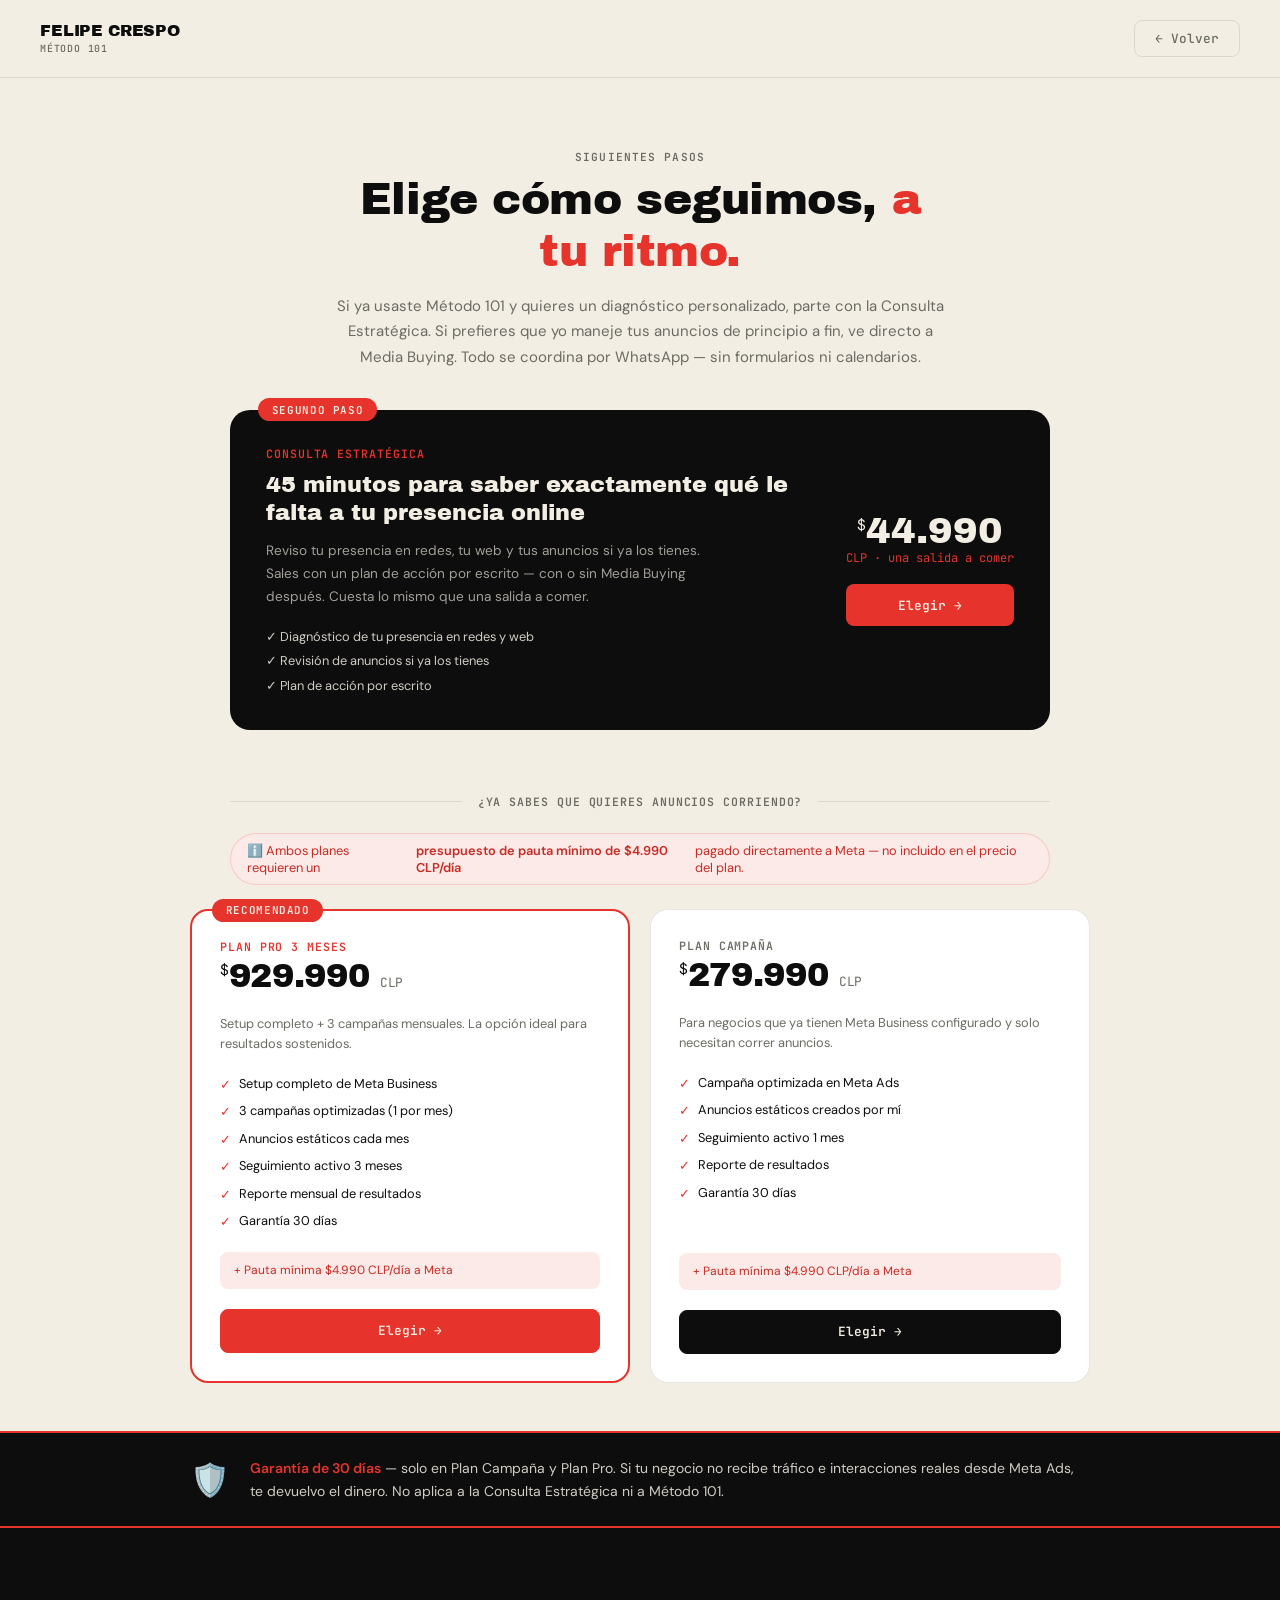
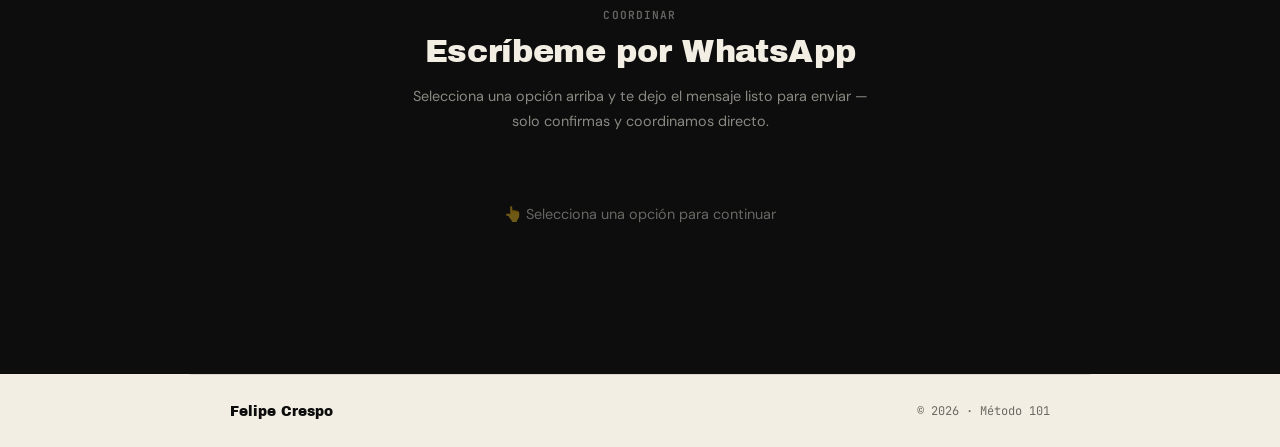
<file: planes/index.html>
<!DOCTYPE html>
<html lang="es">
<head>
<meta charset="UTF-8">
<meta name="viewport" content="width=device-width, initial-scale=1.0">
<title>Planes — Felipe Crespo | Método 101</title>
<meta name="description" content="Consulta Estratégica desde $44.990 CLP o Media Buying gestionado desde $279.990 CLP con garantía de 30 días. Coordina todo directo por WhatsApp.">
<link rel="apple-touch-icon" sizes="180x180" href="/apple-touch-icon.png">
<link rel="icon" type="image/png" sizes="32x32" href="/favicon-32x32.png">
<link rel="icon" type="image/png" sizes="16x16" href="/favicon-16x16.png">
<link rel="manifest" href="/site.webmanifest">
<link rel="canonical" href="https://felipecrespo.cl/planes">
<link href="https://fonts.googleapis.com/css2?family=Archivo+Black&family=JetBrains+Mono:wght@400;500;600&family=DM+Sans:wght@300;400;500;600&display=swap" rel="stylesheet">
<style>
*, *::before, *::after { box-sizing: border-box; margin: 0; padding: 0; }
:root {
  --ivory: #F3EEE4; --panel: #ECE6D8; --surface: #FFFFFF;
  --ink: #0D0D0D; --red: #E6332B; --red-dark: #c92a22; --red-light: #FBEAE8;
  --muted: #6b6b63; --border: rgba(13,13,13,0.1);
}
body { font-family: 'DM Sans', sans-serif; background: var(--ivory); color: var(--ink); overflow-x: hidden; }

nav { display: flex; justify-content: space-between; align-items: center; padding: 1.25rem 2.5rem; border-bottom: 1px solid var(--border); position: sticky; top: 0; background: rgba(243,238,228,0.94); backdrop-filter: blur(10px); z-index: 20; }
.logo { font-family: 'Archivo Black', sans-serif; font-size: 1rem; line-height: 1.1; color: var(--ink); text-transform: uppercase; letter-spacing: -0.01em; }
.logo span { display: block; font-size: 0.62rem; font-family: 'JetBrains Mono', monospace; font-weight: 500; color: var(--muted); letter-spacing: 0.08em; text-transform: uppercase; margin-top: 4px; }
.nav-back { font-size: 0.8rem; font-family: 'JetBrains Mono', monospace; font-weight: 500; color: var(--muted); text-decoration: none; padding: 0.55rem 1.25rem; border-radius: 8px; border: 1px solid var(--border); transition: all 0.2s; background: none; cursor: pointer; }
.nav-back:hover { border-color: var(--ink); color: var(--ink); }

.pricing-header { max-width: 700px; margin: 0 auto; padding: 4.5rem 2.5rem 2.5rem; text-align: center; }
.section-label { font-size: 0.7rem; font-family: 'JetBrains Mono', monospace; font-weight: 600; letter-spacing: 0.1em; text-transform: uppercase; color: var(--muted); margin-bottom: 0.65rem; }
.pricing-header h1 { font-family: 'Archivo Black', sans-serif; font-weight: 400; font-size: clamp(1.9rem, 3.6vw, 2.75rem); letter-spacing: -0.01em; line-height: 1.18; margin-bottom: 1rem; color: var(--ink); }
.pricing-header h1 em { font-style: normal; color: var(--red); }
.pricing-header p { font-size: 0.9375rem; color: var(--muted); line-height: 1.7; font-weight: 400; }

/* Consulta — segundo paso del embudo, ahora primero en esta página */
.consulta-section { max-width: 900px; margin: 0 auto; padding: 0 2.5rem 3rem; scroll-margin-top: 90px; }
.consulta-card { background: var(--ink); border-radius: 20px; padding: 2.25rem; display: grid; grid-template-columns: 1fr auto; gap: 2rem; align-items: center; position: relative; }
.consulta-badge { position: absolute; top: -0.75rem; left: 1.75rem; font-size: 0.68rem; font-family: 'JetBrains Mono', monospace; font-weight: 600; letter-spacing: 0.06em; text-transform: uppercase; padding: 0.28rem 0.85rem; border-radius: 100px; background: var(--red); color: var(--ivory); }
.consulta-name { font-size: 0.72rem; font-family: 'JetBrains Mono', monospace; font-weight: 600; letter-spacing: 0.08em; text-transform: uppercase; color: var(--red); margin-bottom: 0.6rem; }
.consulta-title { font-family: 'Archivo Black', sans-serif; font-weight: 400; font-size: 1.4rem; color: var(--ivory); margin-bottom: 0.75rem; line-height: 1.25; }
.consulta-desc { color: rgba(243,238,228,0.65); font-size: 0.85rem; line-height: 1.7; font-weight: 400; margin-bottom: 1.25rem; max-width: 460px; }
.consulta-features { display: flex; flex-direction: column; gap: 0.45rem; }
.consulta-feat { font-size: 0.8rem; color: rgba(243,238,228,0.85); display: flex; align-items: flex-start; gap: 0.5rem; }
.consulta-price-block { text-align: center; }
.consulta-price { font-family: 'Archivo Black', sans-serif; font-weight: 400; font-size: 2.3rem; line-height: 1; color: var(--ivory); }
.consulta-price sup { font-size: 0.95rem; vertical-align: super; font-family: 'DM Sans', sans-serif; font-weight: 400; }
.consulta-usd { display: block; font-size: 0.75rem; font-family: 'JetBrains Mono', monospace; color: var(--red); margin-bottom: 1.1rem; }
.consulta-btn { padding: 0.8rem 1.5rem; background: var(--red); color: var(--ivory); border: none; border-radius: 8px; font-family: 'JetBrains Mono', monospace; font-size: 0.8rem; font-weight: 600; cursor: pointer; text-align: center; white-space: nowrap; transition: all 0.2s; }
.consulta-btn:hover { background: var(--red-dark); }

.section-divider { max-width: 900px; margin: 1rem auto 1.5rem; padding: 0 2.5rem; display: flex; align-items: center; gap: 1rem; scroll-margin-top: 90px; }
.section-divider::before, .section-divider::after { content: ''; flex: 1; height: 1px; background: var(--border); }
.section-divider span { font-size: 0.72rem; font-family: 'JetBrains Mono', monospace; font-weight: 600; text-transform: uppercase; letter-spacing: 0.08em; color: var(--muted); white-space: nowrap; }

.pauta-note { max-width: 900px; margin: 0 auto; padding: 0 2.5rem 1.5rem; scroll-margin-top: 90px; }
.pauta-badge { display: inline-flex; align-items: center; gap: 0.5rem; background: var(--red-light); border: 1px solid rgba(230,51,43,0.18); color: var(--red-dark); font-size: 0.8rem; font-family: 'DM Sans', sans-serif; font-weight: 400; padding: 0.5rem 1rem; border-radius: 100px; }
.pauta-badge strong { font-weight: 600; }

.plans-section { padding: 0 2.5rem 3rem; scroll-margin-top: 90px; }
.plans-inner { max-width: 900px; margin: 0 auto; }
.plans { display: grid; grid-template-columns: repeat(2, 1fr); gap: 1.25rem; }

.plan { background: var(--surface); border: 1px solid var(--border); border-radius: 18px; padding: 1.75rem; display: flex; flex-direction: column; gap: 1.25rem; cursor: pointer; transition: all 0.2s; position: relative; }
.plan:hover { border-color: rgba(13,13,13,0.2); transform: translateY(-2px); box-shadow: 0 8px 24px rgba(13,13,13,0.08); }
.plan.featured { border: 2px solid var(--red); }
.plan.active-plan { box-shadow: 0 0 0 3px var(--ink); }
.plan.featured.active-plan { box-shadow: 0 0 0 3px var(--red); }

.plan-badge { position: absolute; top: -0.75rem; left: 1.25rem; font-size: 0.68rem; font-family: 'JetBrains Mono', monospace; font-weight: 600; letter-spacing: 0.06em; text-transform: uppercase; padding: 0.28rem 0.85rem; border-radius: 100px; background: var(--red); color: var(--ivory); }

.plan-name { font-size: 0.72rem; font-family: 'JetBrains Mono', monospace; font-weight: 600; letter-spacing: 0.08em; text-transform: uppercase; color: var(--muted); margin-bottom: 0.4rem; }
.plan.featured .plan-name { color: var(--red); }
.plan-price { font-family: 'Archivo Black', sans-serif; font-weight: 400; font-size: 2.1rem; line-height: 1; letter-spacing: -0.01em; color: var(--ink); }
.plan-price sup { font-size: 0.95rem; vertical-align: super; font-family: 'DM Sans', sans-serif; font-weight: 400; }
.plan-usd { font-size: 0.8rem; font-family: 'JetBrains Mono', monospace; font-weight: 400; color: var(--muted); }
.plan-desc { font-size: 0.8rem; color: var(--muted); line-height: 1.6; font-weight: 400; }

.plan-features { display: flex; flex-direction: column; gap: 0.5rem; }
.feat { display: flex; align-items: flex-start; gap: 0.5rem; font-size: 0.8rem; color: var(--ink); line-height: 1.45; }
.feat-check { flex-shrink: 0; margin-top: 1px; color: var(--red); }

.plan-pauta { margin-top: auto; padding: 0.65rem 0.85rem; background: var(--red-light); border-radius: 8px; font-size: 0.75rem; color: var(--red-dark); font-weight: 400; }

.plan-btn { padding: 0.8rem; border-radius: 8px; font-family: 'JetBrains Mono', monospace; font-size: 0.8rem; font-weight: 600; cursor: pointer; transition: all 0.2s; text-align: center; border: 1px solid var(--border); background: transparent; color: var(--ink); }
.plan.featured .plan-btn { background: var(--red); color: var(--ivory); border-color: var(--red); }
.plan:not(.featured) .plan-btn { background: var(--ink); color: var(--ivory); border-color: var(--ink); }
.plan-btn:hover { opacity: 0.85; transform: translateY(-1px); }

.garantia-section { background: var(--ink); border-top: 2px solid var(--red); border-bottom: 2px solid var(--red); padding: 1.5rem 2.5rem; }
.garantia-inner { max-width: 900px; margin: 0 auto; display: flex; align-items: center; gap: 1.25rem; }
.garantia-icon { font-size: 2rem; flex-shrink: 0; }
.garantia-text p { font-size: 0.875rem; color: rgba(243,238,228,0.85); line-height: 1.6; font-weight: 400; }
.garantia-text p strong { font-weight: 600; color: var(--red); }

.booking-section { background: var(--ink); padding: 5rem 2.5rem; }
.booking-inner { max-width: 700px; margin: 0 auto; }
.booking-top { text-align: center; margin-bottom: 2.5rem; }
.booking-top .section-label { color: rgba(243,238,228,0.4); }
.booking-top h2 { font-family: 'Archivo Black', sans-serif; font-weight: 400; font-size: clamp(1.4rem, 2.6vw, 2rem); letter-spacing: -0.01em; color: var(--ivory); margin: 0.5rem 0 0.75rem; line-height: 1.25; }
.booking-top p { font-size: 0.9rem; color: rgba(243,238,228,0.55); line-height: 1.7; font-weight: 400; max-width: 480px; margin: 0 auto; }

.prompt-select { text-align: center; padding: 2rem 0; }
.prompt-select p { font-size: 0.9rem; color: rgba(243,238,228,0.4); font-weight: 400; }
.prompt-arrow { font-size: 1.5rem; display: block; margin-top: 0.5rem; animation: bounce 1.5s infinite; }
@keyframes bounce { 0%,100%{transform:translateY(0)} 50%{transform:translateY(6px)} }

.selected-plan-tag { display: none; align-items: center; gap: 0.4rem; font-size: 0.72rem; font-family: 'JetBrains Mono', monospace; font-weight: 600; letter-spacing: 0.07em; text-transform: uppercase; padding: 0.35rem 0.9rem; border-radius: 100px; margin: 0 auto 1.5rem; width: fit-content; }
.selected-plan-tag.show { display: inline-flex; }
.selected-plan-tag.basic { color: rgba(243,238,228,0.85); background: rgba(243,238,228,0.12); }
.selected-plan-tag.consulta, .selected-plan-tag.premium { color: var(--red); background: rgba(230,51,43,0.18); }

.whatsapp-box { display: none; text-align: center; }
.whatsapp-box.show { display: block; }
.wa-btn { display: inline-flex; align-items: center; gap: 0.6rem; background: var(--red); color: var(--ivory); font-family: 'JetBrains Mono', monospace; font-size: 0.9rem; font-weight: 600; padding: 1rem 2.25rem; border-radius: 10px; text-decoration: none; transition: all 0.2s; }
.wa-btn:hover { background: var(--red-dark); transform: translateY(-1px); }
.wa-note { margin-top: 1rem; font-size: 0.78rem; color: rgba(243,238,228,0.4); font-family: 'JetBrains Mono', monospace; }

.popup-overlay { display: none; position: fixed; inset: 0; background: rgba(13,13,13,0.7); z-index: 100; align-items: center; justify-content: center; padding: 1.5rem; }
.popup-overlay.open { display: flex; }
.popup { background: var(--surface); border-radius: 22px; width: min(480px, 100%); padding: 2.5rem; position: relative; animation: popIn 0.3s ease; }
@keyframes popIn { from{transform:scale(0.92);opacity:0} to{transform:scale(1);opacity:1} }
.popup-close { position: absolute; top: 1.1rem; right: 1.1rem; background: none; border: none; font-size: 1.1rem; cursor: pointer; color: var(--muted); width: 30px; height: 30px; border-radius: 50%; display: flex; align-items: center; justify-content: center; }
.popup-close:hover { background: var(--border); }
.popup-gift { font-size: 2.5rem; margin-bottom: 1rem; text-align: center; }
.popup-badge { display: inline-flex; align-items: center; gap: 0.4rem; background: var(--red-light); color: var(--red-dark); font-size: 0.72rem; font-family: 'JetBrains Mono', monospace; font-weight: 600; letter-spacing: 0.06em; text-transform: uppercase; padding: 0.3rem 0.85rem; border-radius: 100px; margin-bottom: 1rem; }
.popup h3 { font-family: 'Archivo Black', sans-serif; font-weight: 400; font-size: 1.45rem; letter-spacing: -0.01em; color: var(--ink); margin-bottom: 0.65rem; line-height: 1.25; text-align: center; }
.popup h3 em { font-style: normal; color: var(--red); }
.popup-desc { font-size: 0.875rem; color: var(--muted); line-height: 1.65; font-weight: 400; text-align: center; margin-bottom: 1.5rem; }
.popup-form { display: flex; flex-direction: column; gap: 0.75rem; }
.popup-form input { width: 100%; background: var(--surface); border: 1px solid rgba(13,13,13,0.15); border-radius: 10px; padding: 0.85rem 1rem; color: var(--ink); font-family: 'DM Sans', sans-serif; font-size: 0.875rem; outline: none; transition: border-color 0.2s; }
.popup-form input::placeholder { color: var(--muted); }
.popup-form input:focus { border-color: var(--red); }
.popup-submit { width: 100%; padding: 0.9rem; background: var(--ink); color: var(--ivory); border: none; border-radius: 10px; font-family: 'JetBrains Mono', monospace; font-size: 0.85rem; font-weight: 600; cursor: pointer; transition: all 0.2s; }
.popup-submit:hover { background: var(--red); }
.popup-submit:disabled { opacity: 0.6; cursor: not-allowed; }
.popup-skip { text-align: center; margin-top: 0.75rem; }
.popup-skip button { background: none; border: none; font-size: 0.78rem; color: var(--muted); cursor: pointer; text-decoration: underline; font-family: 'DM Sans', sans-serif; }
.popup-success { display: none; text-align: center; padding: 1rem 0; }
.popup-success.show { display: block; }
.popup-success-icon { font-size: 2.5rem; margin-bottom: 0.75rem; }
.popup-success h4 { font-family: 'Archivo Black', sans-serif; font-weight: 400; font-size: 1.25rem; color: var(--ink); margin-bottom: 0.5rem; }
.popup-success p { font-size: 0.875rem; color: var(--muted); line-height: 1.6; font-weight: 400; }

footer { border-top: 1px solid var(--border); padding: 1.75rem 2.5rem; max-width: 900px; margin: 0 auto; display: flex; justify-content: space-between; align-items: center; }
.footer-logo { font-family: 'Archivo Black', sans-serif; font-weight: 400; font-size: 0.85rem; color: var(--ink); }
footer p { font-size: 0.75rem; font-family: 'JetBrains Mono', monospace; color: var(--muted); }

@media (max-width: 700px) {
  .plans { grid-template-columns: 1fr; }
  .consulta-card { grid-template-columns: 1fr; text-align: center; }
  .consulta-features { align-items: center; }
  .consulta-desc { max-width: none; }
  nav, .plans-section, .booking-section, .garantia-section, .pauta-note, .consulta-section, .section-divider { padding-left: 1.5rem; padding-right: 1.5rem; }
  .pricing-header { padding-left: 1.5rem; padding-right: 1.5rem; }
  footer { flex-direction: column; gap: 0.5rem; text-align: center; padding: 1.5rem; }
  .garantia-inner { flex-direction: column; gap: 0.75rem; }
  .popup { padding: 2rem 1.5rem; }
}
</style>
</head>
<body>

<nav>
  <div class="logo">Felipe Crespo<span>Método 101</span></div>
  <a class="nav-back" href="/">← Volver</a>
</nav>

<div class="pricing-header">
  <div class="section-label">Siguientes pasos</div>
  <h1>Elige cómo seguimos, <em>a tu ritmo.</em></h1>
  <p>Si ya usaste Método 101 y quieres un diagnóstico personalizado, parte con la Consulta Estratégica. Si prefieres que yo maneje tus anuncios de principio a fin, ve directo a Media Buying. Todo se coordina por WhatsApp — sin formularios ni calendarios.</p>
</div>

<section class="consulta-section" id="consulta">
  <div class="consulta-card" id="plan-consulta" onclick="selectPlan('consulta')">
    <div class="consulta-badge">Segundo paso</div>
    <div>
      <div class="consulta-name">Consulta Estratégica</div>
      <div class="consulta-title">45 minutos para saber exactamente qué le falta a tu presencia online</div>
      <div class="consulta-desc">Reviso tu presencia en redes, tu web y tus anuncios si ya los tienes. Sales con un plan de acción por escrito — con o sin Media Buying después. Cuesta lo mismo que una salida a comer.</div>
      <div class="consulta-features">
        <div class="consulta-feat">✓ Diagnóstico de tu presencia en redes y web</div>
        <div class="consulta-feat">✓ Revisión de anuncios si ya los tienes</div>
        <div class="consulta-feat">✓ Plan de acción por escrito</div>
      </div>
    </div>
    <div class="consulta-price-block">
      <div class="consulta-price"><sup>$</sup>44.990</div>
      <span class="consulta-usd">CLP · una salida a comer</span>
      <div class="consulta-btn">Elegir →</div>
    </div>
  </div>
</section>

<div class="section-divider"><span>¿Ya sabes que quieres anuncios corriendo?</span></div>

<div class="pauta-note" id="media-buying">
  <span class="pauta-badge">ℹ️ Ambos planes requieren un <strong>presupuesto de pauta mínimo de $4.990 CLP/día</strong> pagado directamente a Meta — no incluido en el precio del plan.</span>
</div>

<section class="plans-section">
  <div class="plans-inner">
    <div class="plans">

      <div class="plan featured" id="plan-pro" onclick="selectPlan('pro')">
        <div class="plan-badge">Recomendado</div>
        <div>
          <div class="plan-name">Plan Pro 3 meses</div>
          <div class="plan-price"><sup>$</sup>929.990 <span class="plan-usd">CLP</span></div>
        </div>
        <div class="plan-desc">Setup completo + 3 campañas mensuales. La opción ideal para resultados sostenidos.</div>
        <div class="plan-features">
          <div class="feat"><span class="feat-check">✓</span> Setup completo de Meta Business</div>
          <div class="feat"><span class="feat-check">✓</span> 3 campañas optimizadas (1 por mes)</div>
          <div class="feat"><span class="feat-check">✓</span> Anuncios estáticos cada mes</div>
          <div class="feat"><span class="feat-check">✓</span> Seguimiento activo 3 meses</div>
          <div class="feat"><span class="feat-check">✓</span> Reporte mensual de resultados</div>
          <div class="feat"><span class="feat-check">✓</span> Garantía 30 días</div>
        </div>
        <div class="plan-pauta">+ Pauta mínima $4.990 CLP/día a Meta</div>
        <div class="plan-btn">Elegir →</div>
      </div>

      <div class="plan" id="plan-basic" onclick="selectPlan('basic')">
        <div>
          <div class="plan-name">Plan Campaña</div>
          <div class="plan-price"><sup>$</sup>279.990 <span class="plan-usd">CLP</span></div>
        </div>
        <div class="plan-desc">Para negocios que ya tienen Meta Business configurado y solo necesitan correr anuncios.</div>
        <div class="plan-features">
          <div class="feat"><span class="feat-check">✓</span> Campaña optimizada en Meta Ads</div>
          <div class="feat"><span class="feat-check">✓</span> Anuncios estáticos creados por mí</div>
          <div class="feat"><span class="feat-check">✓</span> Seguimiento activo 1 mes</div>
          <div class="feat"><span class="feat-check">✓</span> Reporte de resultados</div>
          <div class="feat"><span class="feat-check">✓</span> Garantía 30 días</div>
        </div>
        <div class="plan-pauta">+ Pauta mínima $4.990 CLP/día a Meta</div>
        <div class="plan-btn">Elegir →</div>
      </div>

    </div>
  </div>
</section>

<div class="garantia-section">
  <div class="garantia-inner">
    <div class="garantia-icon">🛡️</div>
    <div class="garantia-text">
      <p><strong>Garantía de 30 días</strong> — solo en Plan Campaña y Plan Pro. Si tu negocio no recibe tráfico e interacciones reales desde Meta Ads, te devuelvo el dinero. No aplica a la Consulta Estratégica ni a Método 101.</p>
    </div>
  </div>
</div>

<section class="booking-section" id="contacto">
  <div class="booking-inner">
    <div class="booking-top">
      <div class="section-label">Coordinar</div>
      <h2>Escríbeme por WhatsApp</h2>
      <p>Selecciona una opción arriba y te dejo el mensaje listo para enviar — solo confirmas y coordinamos directo.</p>
    </div>
    <div class="selected-plan-tag" id="planTag"></div>
    <div class="prompt-select" id="promptSelect">
      <p>👆 Selecciona una opción para continuar</p>
      <span class="prompt-arrow">↑</span>
    </div>
    <div class="whatsapp-box" id="whatsappBox">
      <a class="wa-btn" id="waBtn" href="#" target="_blank" rel="noopener">💬 Escribir por WhatsApp</a>
      <div class="wa-note">Te llevamos directo a WhatsApp con el mensaje ya escrito</div>
    </div>
  </div>
</section>

<footer>
  <div class="footer-logo">Felipe Crespo</div>
  <p>© 2026 · Método 101</p>
</footer>

<div class="popup-overlay" id="popupOverlay">
  <div class="popup">
    <button class="popup-close" onclick="closePopup()">✕</button>
    <div id="popupForm">
      <div class="popup-gift">🔍</div>
      <div style="text-align:center;margin-bottom:1rem;"><span class="popup-badge">✦ Análisis gratuito</span></div>
      <h3>¿Tus competidores <em>aparecen más</em> que tú?</h3>
      <p class="popup-desc">Te enviamos un análisis gratuito de tu presencia en Facebook e Instagram y te mostramos qué podrías mejorar para conseguir más clientes.</p>
      <div class="popup-form">
        <input type="text" id="popupName" placeholder="Tu nombre" />
        <input type="email" id="popupEmail" placeholder="Tu correo electrónico" required />
        <button class="popup-submit" id="popupSubmitBtn" onclick="submitPopup()">Quiero mi análisis gratis →</button>
      </div>
      <div class="popup-skip"><button onclick="closePopup()">No gracias, seguir sin el análisis</button></div>
    </div>
    <div class="popup-success" id="popupSuccess">
      <div class="popup-success-icon">✦</div>
      <h4>¡Listo! Pronto recibirás tu análisis</h4>
      <p>Revisaremos tu presencia en Facebook e Instagram y te enviaremos el análisis a la brevedad.</p>
    </div>
  </div>
</div>

<script>
const WORKER_URL = 'https://mailerlite-worker.fcrespo.workers.dev';
const WHATSAPP_NUMERO = '56900000000'; // reemplazar por el número real

const planMeta = {
  consulta: { label: '✦ Consulta Estratégica — $44.990 CLP', cls: 'consulta', mensaje: 'Hola Felipe! Quiero agendar la Consulta Estratégica ($44.990 CLP). Mi rubro es: ' },
  basic:    { label: '✦ Plan Campaña — $279.990 CLP',        cls: 'basic',    mensaje: 'Hola Felipe! Quiero contratar el Plan Campaña ($279.990 CLP) de Media Buying. Mi rubro es: ' },
  pro:      { label: '✦ Plan Pro 3 meses — $929.990 CLP',    cls: 'premium',  mensaje: 'Hola Felipe! Quiero contratar el Plan Pro 3 meses ($929.990 CLP) de Media Buying. Mi rubro es: ' }
};
let currentPlan = null;
let popupShown = false;
let scrolledToContacto = false;
let timeOnPage = 0;
let popupTimer = null;

const pageTimer = setInterval(() => { timeOnPage++; checkPopupConditions(); }, 1000);

const observer = new IntersectionObserver((entries) => {
  entries.forEach(entry => { if (entry.isIntersecting) { scrolledToContacto = true; checkPopupConditions(); } });
}, { threshold: 0.3 });
observer.observe(document.getElementById('contacto'));

function checkPopupConditions() {
  if (!popupShown && scrolledToContacto && timeOnPage >= 10 && !popupTimer) {
    popupTimer = setTimeout(openPopup, 0);
  }
}

function openPopup() {
  if (popupShown) return;
  popupShown = true;
  document.getElementById('popupOverlay').classList.add('open');
  document.body.style.overflow = 'hidden';
  clearInterval(pageTimer);
}

function closePopup() {
  document.getElementById('popupOverlay').classList.remove('open');
  document.body.style.overflow = '';
}

async function submitPopup() {
  const name = document.getElementById('popupName').value.trim();
  const email = document.getElementById('popupEmail').value.trim();
  if (!email) { alert('Por favor ingresa tu correo.'); return; }
  const btn = document.getElementById('popupSubmitBtn');
  btn.disabled = true; btn.textContent = 'Enviando...';
  try {
    const res = await fetch(WORKER_URL, {
      method: 'POST', headers: { 'Content-Type': 'application/json' },
      body: JSON.stringify({ email, name })
    });
    if (res.ok) {
      document.getElementById('popupForm').style.display = 'none';
      document.getElementById('popupSuccess').classList.add('show');
      setTimeout(closePopup, 3000);
    } else {
      btn.disabled = false; btn.textContent = 'Quiero el PDF gratis →';
      alert('Hubo un error. Por favor intenta de nuevo.');
    }
  } catch(e) {
    btn.disabled = false; btn.textContent = 'Quiero el PDF gratis →';
    alert('Error de conexión. Por favor intenta de nuevo.');
  }
}

function selectPlan(plan) {
  currentPlan = plan;
  ['consulta','basic','pro'].forEach(p => document.getElementById('plan-'+p).classList.remove('active-plan'));
  document.getElementById('plan-'+plan).classList.add('active-plan');
  const tag = document.getElementById('planTag');
  tag.textContent = planMeta[plan].label;
  tag.className = 'selected-plan-tag show ' + planMeta[plan].cls;
  document.getElementById('promptSelect').style.display = 'none';
  document.getElementById('whatsappBox').classList.add('show');
  document.getElementById('waBtn').href = 'https://wa.me/' + WHATSAPP_NUMERO + '?text=' + encodeURIComponent(planMeta[plan].mensaje);
  document.getElementById('contacto').scrollIntoView({ behavior: 'smooth', block: 'start' });
}
</script>
</body>
</html>
</file>
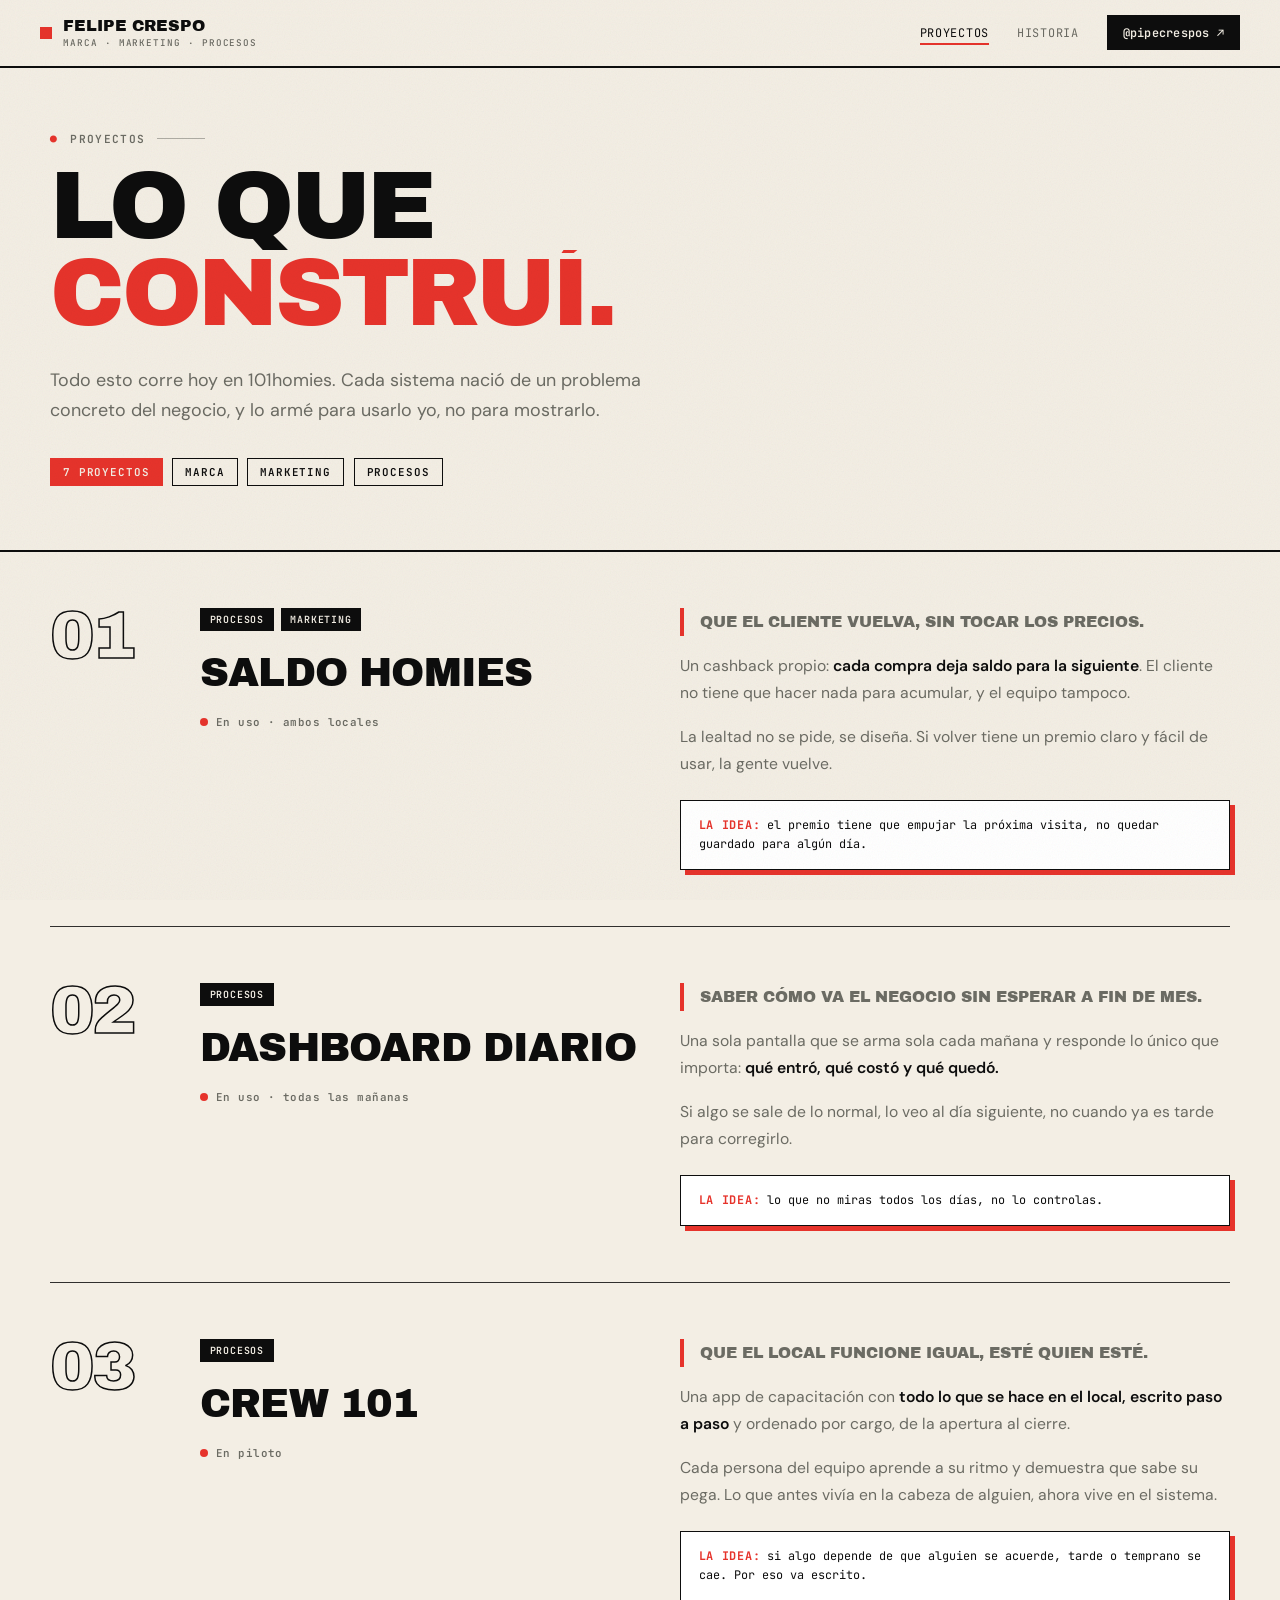
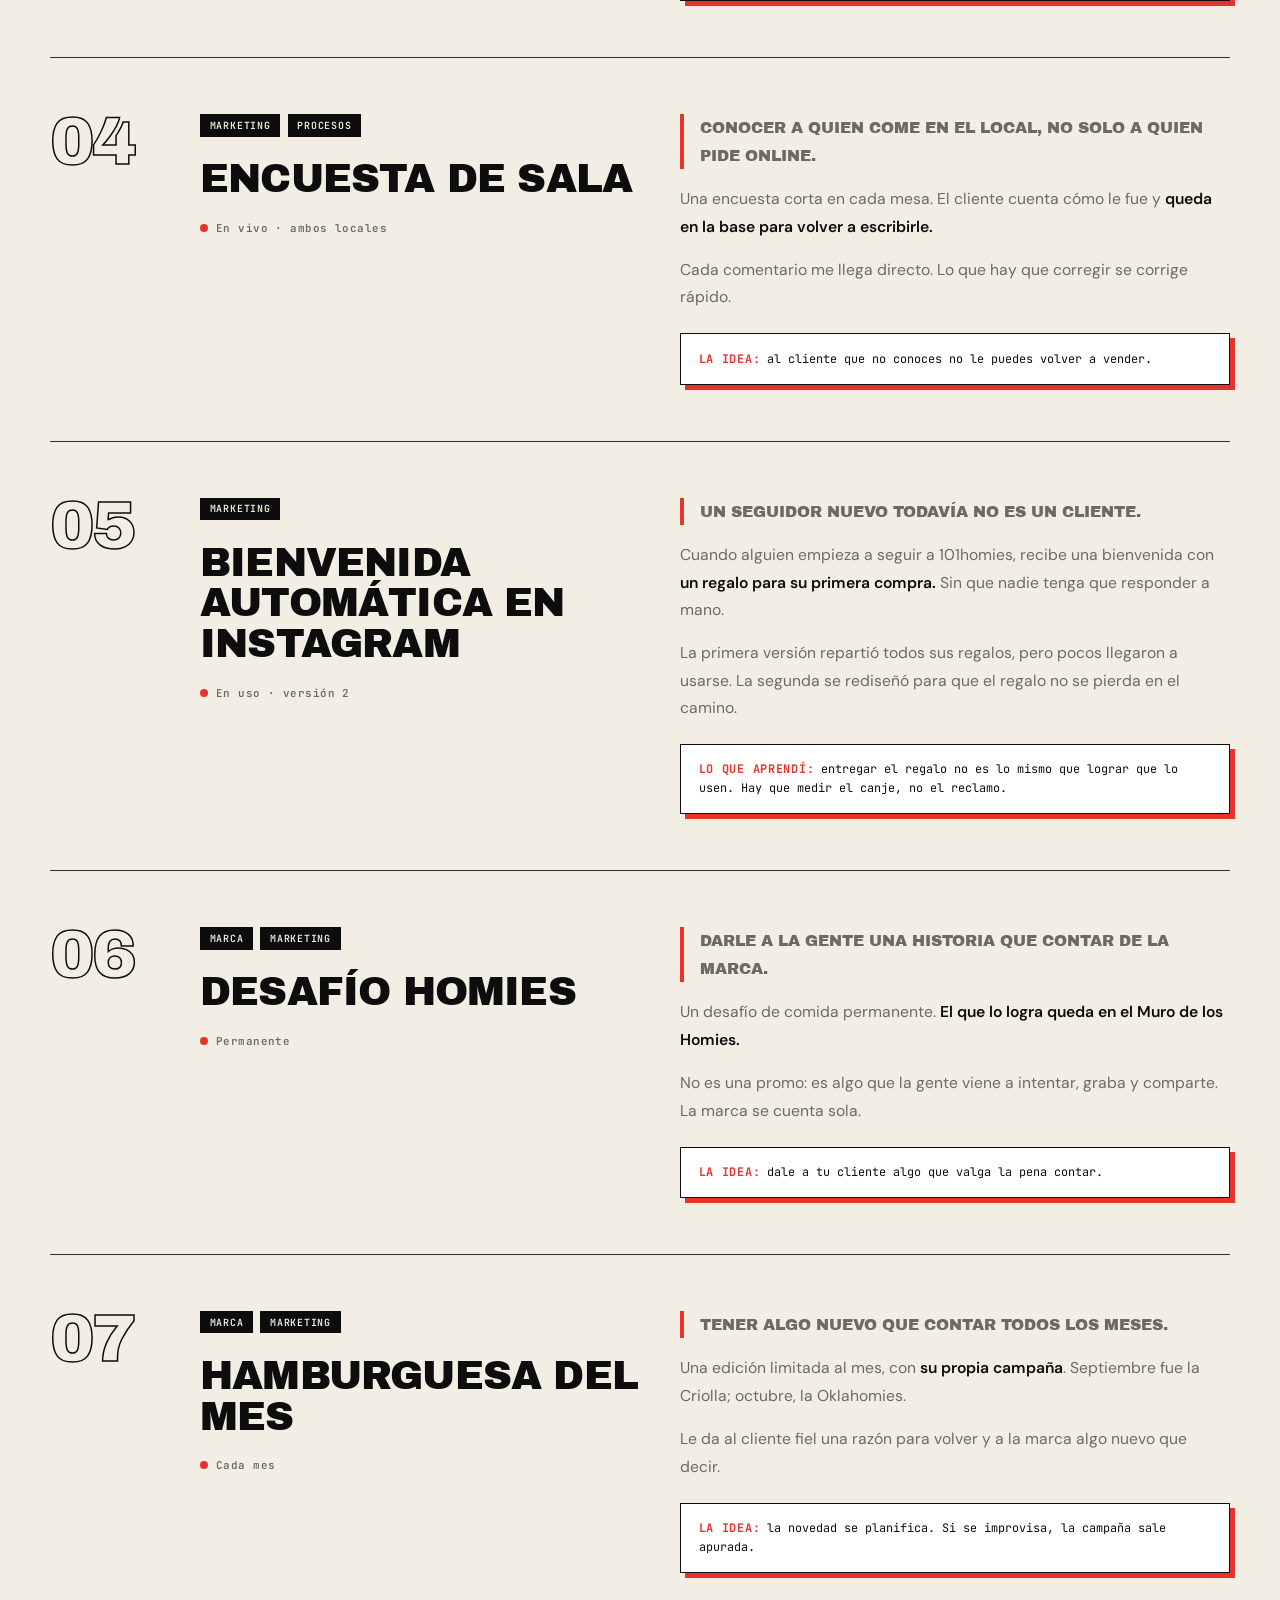
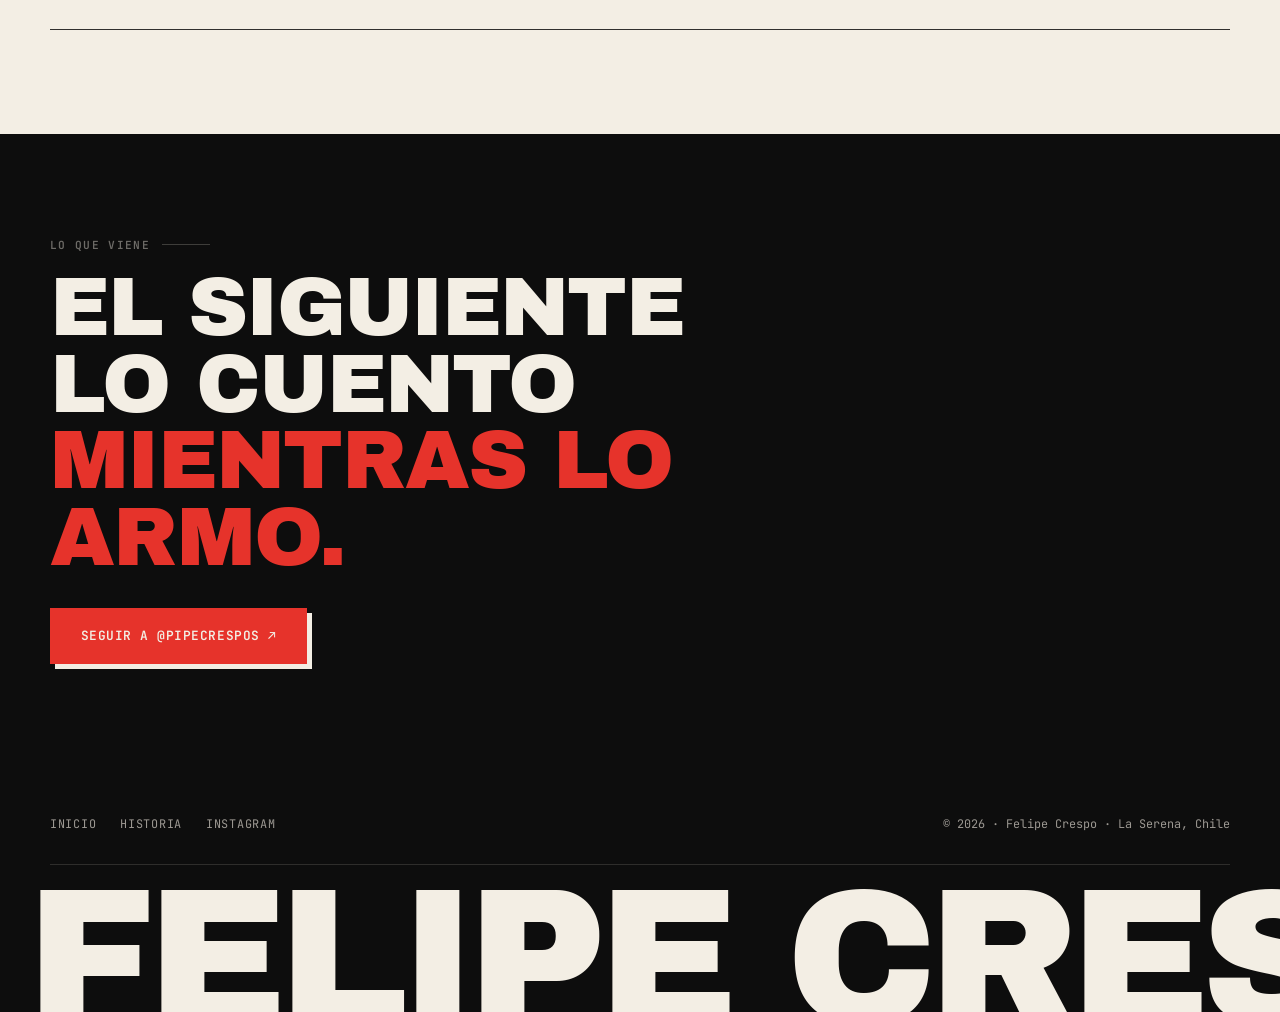
<file: proyectos/index.html>
<!DOCTYPE html>
<html lang="es">
<head>
<meta charset="UTF-8">
<meta name="viewport" content="width=device-width, initial-scale=1.0">
<title>Proyectos — Felipe Crespo</title>
<meta name="description" content="Siete sistemas de marca, marketing y procesos que construí para 101homies, y la idea detrás de cada uno.">
<meta name="robots" content="index, follow">
<link rel="canonical" href="https://felipecrespo.cl/proyectos/">
<meta property="og:title" content="Lo que construí — Felipe Crespo">
<meta property="og:description" content="Siete sistemas de marca, marketing y procesos que corren hoy en 101homies.">
<meta property="og:url" content="https://felipecrespo.cl/proyectos/">
<meta property="og:type" content="website">
<meta property="og:locale" content="es_CL">
<meta property="og:image" content="https://felipecrespo.cl/images/felipe.jpg">
<meta name="theme-color" content="#0D0D0D">
<link rel="apple-touch-icon" sizes="180x180" href="/apple-touch-icon.png">
<link rel="icon" type="image/png" sizes="32x32" href="/favicon-32x32.png">
<link rel="icon" type="image/png" sizes="16x16" href="/favicon-16x16.png">
<link rel="preconnect" href="https://fonts.googleapis.com">
<link rel="preconnect" href="https://fonts.gstatic.com" crossorigin>
<link href="https://fonts.googleapis.com/css2?family=Archivo+Black&family=JetBrains+Mono:wght@400;500;600&family=DM+Sans:wght@300;400;500;600&display=swap" rel="stylesheet">
<script>document.documentElement.classList.add('js');</script>
<link rel="stylesheet" href="/assets/site.css">
</head>
<body>

<nav>
  <a class="logo" href="/"><i aria-hidden="true"></i><div>Felipe Crespo<span>Marca · Marketing · Procesos</span></div></a>
  <div class="nav-links">
    <a href="/proyectos/" aria-current="page">Proyectos</a>
    <a href="/historia/">Historia</a>
    <a class="nav-ig" href="https://www.instagram.com/pipecrespos/" target="_blank" rel="noopener">@pipecrespos ↗</a>
  </div>
</nav>

<section class="page-head">
  <div class="wrap">
    <div class="label fade"><b>●</b> Proyectos</div>
    <h1>
      <span class="ln"><span style="--d:.05s">Lo que</span></span>
      <span class="ln"><span style="--d:.15s"><em>construí.</em></span></span>
    </h1>
    <p class="intro fade" style="--d:.5s">Todo esto corre hoy en 101homies. Cada sistema nació de un problema concreto del negocio, y lo armé para usarlo yo, no para mostrarlo.</p>
    <div class="pillars fade" style="--d:.65s"><span class="pill red">7 proyectos</span><span class="pill">Marca</span><span class="pill">Marketing</span><span class="pill">Procesos</span></div>
  </div>
</section>

<section class="projects">
  <div class="wrap">

    <article class="project rise" id="saldo-homies">
      <span class="project-n">01</span>
      <div>
        <div class="tags"><span class="tag">Procesos</span><span class="tag">Marketing</span></div>
        <h2>Saldo Homies</h2>
        <span class="status">En uso · ambos locales</span>
      </div>
      <div class="project-body">
        <p class="problem">Que el cliente vuelva, sin tocar los precios.</p>
        <p>Un cashback propio: <strong>cada compra deja saldo para la siguiente</strong>. El cliente no tiene que hacer nada para acumular, y el equipo tampoco.</p>
        <p>La lealtad no se pide, se diseña. Si volver tiene un premio claro y fácil de usar, la gente vuelve.</p>
        <div class="note"><b>La idea:</b> el premio tiene que empujar la próxima visita, no quedar guardado para algún día.</div>
      </div>
    </article>

    <article class="project rise" id="dashboard">
      <span class="project-n">02</span>
      <div>
        <div class="tags"><span class="tag">Procesos</span></div>
        <h2>Dashboard diario</h2>
        <span class="status">En uso · todas las mañanas</span>
      </div>
      <div class="project-body">
        <p class="problem">Saber cómo va el negocio sin esperar a fin de mes.</p>
        <p>Una sola pantalla que se arma sola cada mañana y responde lo único que importa: <strong>qué entró, qué costó y qué quedó.</strong></p>
        <p>Si algo se sale de lo normal, lo veo al día siguiente, no cuando ya es tarde para corregirlo.</p>
        <div class="note"><b>La idea:</b> lo que no miras todos los días, no lo controlas.</div>
      </div>
    </article>

    <article class="project rise" id="crew">
      <span class="project-n">03</span>
      <div>
        <div class="tags"><span class="tag">Procesos</span></div>
        <h2>Crew 101</h2>
        <span class="status">En piloto</span>
      </div>
      <div class="project-body">
        <p class="problem">Que el local funcione igual, esté quien esté.</p>
        <p>Una app de capacitación con <strong>todo lo que se hace en el local, escrito paso a paso</strong> y ordenado por cargo, de la apertura al cierre.</p>
        <p>Cada persona del equipo aprende a su ritmo y demuestra que sabe su pega. Lo que antes vivía en la cabeza de alguien, ahora vive en el sistema.</p>
        <div class="note"><b>La idea:</b> si algo depende de que alguien se acuerde, tarde o temprano se cae. Por eso va escrito.</div>
      </div>
    </article>

    <article class="project rise" id="opina">
      <span class="project-n">04</span>
      <div>
        <div class="tags"><span class="tag">Marketing</span><span class="tag">Procesos</span></div>
        <h2>Encuesta de sala</h2>
        <span class="status">En vivo · ambos locales</span>
      </div>
      <div class="project-body">
        <p class="problem">Conocer a quien come en el local, no solo a quien pide online.</p>
        <p>Una encuesta corta en cada mesa. El cliente cuenta cómo le fue y <strong>queda en la base para volver a escribirle.</strong></p>
        <p>Cada comentario me llega directo. Lo que hay que corregir se corrige rápido.</p>
        <div class="note"><b>La idea:</b> al cliente que no conoces no le puedes volver a vender.</div>
      </div>
    </article>

    <article class="project rise" id="bienvenida">
      <span class="project-n">05</span>
      <div>
        <div class="tags"><span class="tag">Marketing</span></div>
        <h2>Bienvenida automática en Instagram</h2>
        <span class="status">En uso · versión 2</span>
      </div>
      <div class="project-body">
        <p class="problem">Un seguidor nuevo todavía no es un cliente.</p>
        <p>Cuando alguien empieza a seguir a 101homies, recibe una bienvenida con <strong>un regalo para su primera compra.</strong> Sin que nadie tenga que responder a mano.</p>
        <p>La primera versión repartió todos sus regalos, pero pocos llegaron a usarse. La segunda se rediseñó para que el regalo no se pierda en el camino.</p>
        <div class="note"><b>Lo que aprendí:</b> entregar el regalo no es lo mismo que lograr que lo usen. Hay que medir el canje, no el reclamo.</div>
      </div>
    </article>

    <article class="project rise" id="desafio">
      <span class="project-n">06</span>
      <div>
        <div class="tags"><span class="tag">Marca</span><span class="tag">Marketing</span></div>
        <h2>Desafío Homies</h2>
        <span class="status">Permanente</span>
      </div>
      <div class="project-body">
        <p class="problem">Darle a la gente una historia que contar de la marca.</p>
        <p>Un desafío de comida permanente. <strong>El que lo logra queda en el Muro de los Homies.</strong></p>
        <p>No es una promo: es algo que la gente viene a intentar, graba y comparte. La marca se cuenta sola.</p>
        <div class="note"><b>La idea:</b> dale a tu cliente algo que valga la pena contar.</div>
      </div>
    </article>

    <article class="project rise" id="hamburguesa-del-mes">
      <span class="project-n">07</span>
      <div>
        <div class="tags"><span class="tag">Marca</span><span class="tag">Marketing</span></div>
        <h2>Hamburguesa del mes</h2>
        <span class="status">Cada mes</span>
      </div>
      <div class="project-body">
        <p class="problem">Tener algo nuevo que contar todos los meses.</p>
        <p>Una edición limitada al mes, con <strong>su propia campaña</strong>. Septiembre fue la Criolla; octubre, la Oklahomies.</p>
        <p>Le da al cliente fiel una razón para volver y a la marca algo nuevo que decir.</p>
        <div class="note"><b>La idea:</b> la novedad se planifica. Si se improvisa, la campaña sale apurada.</div>
      </div>
    </article>

  </div>
</section>

<section class="dark closer">
  <div class="wrap rise">
    <div class="label">Lo que viene</div>
    <h2>El siguiente lo cuento <em>mientras lo armo.</em></h2>
    <a class="btn btn-red" href="https://www.instagram.com/pipecrespos/" target="_blank" rel="noopener">Seguir a @pipecrespos ↗</a>
  </div>
</section>

<footer>
  <div class="wrap">
    <div class="footer-nav"><a href="/">Inicio</a><a href="/historia/">Historia</a><a href="https://www.instagram.com/pipecrespos/" target="_blank" rel="noopener">Instagram</a></div>
    <p>© 2026 · Felipe Crespo · La Serena, Chile</p>
  </div>
  <div class="wordmark" aria-hidden="true">Felipe Crespo<em>.</em></div>
</footer>

<script src="/assets/site.js"></script>
</body>
</html>
</file>
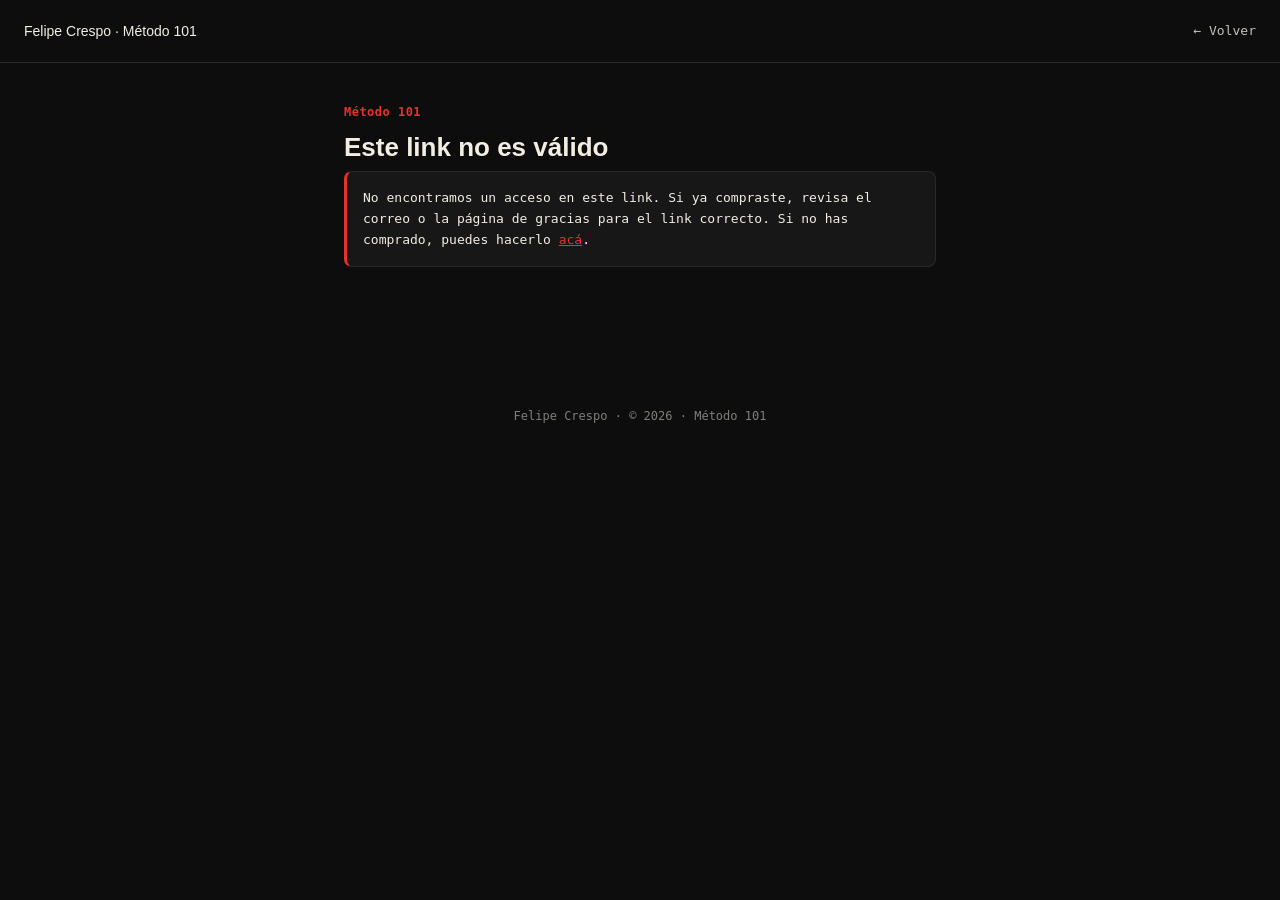
<file: generador/generador-index.html>
<!doctype html>
<html lang="es">
<head>
<meta charset="utf-8" />
<meta name="viewport" content="width=device-width, initial-scale=1" />
<title>Generador — Método 101</title>
<style>
  * { box-sizing: border-box; }
  body {
    font-family: 'JetBrains Mono', monospace;
    background: #0D0D0D;
    color: #F3EEE4;
    margin: 0;
    line-height: 1.6;
  }
  header {
    display: flex;
    justify-content: space-between;
    align-items: center;
    padding: 20px 24px;
    border-bottom: 1px solid #2A2A2A;
  }
  header a { color: #F3EEE4; text-decoration: none; font-size: 13px; opacity: 0.8; }
  .marca { font-family: 'Archivo Black', sans-serif; font-size: 14px; }
  main { max-width: 640px; margin: 0 auto; padding: 40px 24px 80px; }

  .eyebrow {
    font-size: 12px;
    letter-spacing: 0.04em;
    color: #E6332B;
    font-weight: 700;
    margin-bottom: 8px;
  }
  h1 {
    font-family: 'Archivo Black', sans-serif;
    font-size: 26px;
    line-height: 1.25;
    margin: 0 0 8px;
  }
  .estado-acceso {
    font-size: 12px;
    opacity: 0.6;
    margin-bottom: 32px;
  }

  label { font-size: 12px; opacity: 0.75; display: block; margin-bottom: 4px; }
  input[type="text"] {
    width: 100%;
    background: #171717;
    border: 1px solid #2A2A2A;
    color: #F3EEE4;
    font-family: 'JetBrains Mono', monospace;
    font-size: 14px;
    padding: 12px;
    border-radius: 6px;
  }
  .campo { margin-bottom: 16px; }
  .hint { font-size: 12px; opacity: 0.55; margin: 0 0 20px; }

  .btn {
    background: #E6332B;
    color: #F3EEE4;
    border: none;
    border-radius: 6px;
    padding: 13px 20px;
    font-family: 'JetBrains Mono', monospace;
    font-size: 14px;
    font-weight: 700;
    cursor: pointer;
    width: 100%;
  }
  .btn:disabled { opacity: 0.6; cursor: default; }
  .btn-secundario {
    background: transparent;
    border: 1px solid #3A3A3A;
    color: #F3EEE4;
  }

  .mensaje {
    background: #171717;
    border: 1px solid #2A2A2A;
    border-left: 3px solid #E6332B;
    border-radius: 8px;
    padding: 16px;
    font-size: 13px;
    margin-bottom: 20px;
  }
  .mensaje a { color: #E6332B; }

  #resultado { margin-top: 40px; display: none; }
  .resultado-meta {
    display: grid;
    grid-template-columns: 1fr 1fr;
    gap: 16px;
    margin-bottom: 20px;
    font-size: 13px;
  }
  .resultado-meta span { display: block; opacity: 0.6; font-size: 11px; margin-bottom: 2px; }

  .angulo-card {
    background: #171717;
    border: 1px solid #2A2A2A;
    border-radius: 10px;
    padding: 18px;
    margin-bottom: 14px;
    font-size: 13px;
  }
  .motivador-tag {
    display: inline-block;
    font-size: 10px;
    letter-spacing: 0.04em;
    color: #E6332B;
    border: 1px solid #E6332B;
    border-radius: 4px;
    padding: 2px 8px;
    margin-bottom: 10px;
  }
  .dolor-text { opacity: 0.9; margin-bottom: 4px; }
  .titulo-angulo {
    font-family: 'Archivo Black', sans-serif;
    color: #E6332B;
    font-size: 15px;
    margin: 10px 0 14px;
  }
  .copy-block { margin-bottom: 14px; }
  .copy-block span { display: block; font-size: 11px; opacity: 0.5; margin-bottom: 6px; }
  .copy-block ul { margin: 0; padding-left: 18px; }
  .copy-block li { margin-bottom: 4px; }
  .prompt-imagen-box {
    border-top: 1px solid #2A2A2A;
    padding-top: 12px;
    font-size: 12px;
    opacity: 0.8;
    font-style: italic;
  }
  .card-footer {
    margin-top: 14px;
    text-align: right;
  }
  .copiar-btn {
    background: transparent;
    border: 1px solid #3A3A3A;
    color: #F3EEE4;
    font-family: 'JetBrains Mono', monospace;
    font-size: 12px;
    padding: 6px 12px;
    border-radius: 6px;
    cursor: pointer;
  }
  .copiar-btn.copiado { border-color: #E6332B; color: #E6332B; }

  .uso-footer {
    font-size: 12px;
    opacity: 0.65;
    margin: 24px 0;
    text-align: center;
  }

  footer {
    text-align: center;
    font-size: 12px;
    opacity: 0.5;
    padding: 40px 24px;
  }
</style>
</head>
<body>

<header>
  <div class="marca">Felipe Crespo · Método 101</div>
  <a href="https://felipecrespo.cl">← Volver</a>
</header>

<main>
  <div id="vista-sin-token" style="display:none;">
    <div class="eyebrow">Método 101</div>
    <h1>Este link no es válido</h1>
    <div class="mensaje">
      No encontramos un acceso en este link. Si ya compraste, revisa el correo o la página de gracias para el link correcto. Si no has comprado, puedes hacerlo <a href="https://felipecrespo.cl/metodo101">acá</a>.
    </div>
  </div>

  <div id="vista-generador" style="display:none;">
    <div class="eyebrow">Método 101</div>
    <h1>Genera tu estrategia</h1>
    <div class="estado-acceso" id="estado-acceso"></div>

    <div id="mensaje-error" class="mensaje" style="display:none;"></div>

    <form id="form-generador">
      <div class="campo">
        <label for="rubro-input">Rubro</label>
        <input type="text" id="rubro-input" placeholder="clínica dental, tienda de ropa, veterinaria..." />
      </div>
      <div class="campo">
        <label for="oferta-input">Oferta específica</label>
        <input type="text" id="oferta-input" placeholder="plan de vacunas mensual, no 'servicios veterinarios'" />
      </div>
      <p class="hint">Elige un producto puntual con demanda real y buen margen — no toda tu carta.</p>
      <button type="submit" class="btn" id="btn-generar">Generar estrategia</button>
    </form>

    <div id="resultado">
      <h2 style="font-family:'Archivo Black',sans-serif; font-size:18px; margin:0 0 4px;">Tu estrategia</h2>
      <div class="resultado-meta">
        <div><span>RUBRO</span><span id="resultado-rubro"></span></div>
        <div><span>OFERTA</span><span id="resultado-oferta"></span></div>
      </div>
      <div id="angulos-container"></div>
      <div class="uso-footer" id="uso-footer"></div>
      <button class="btn btn-secundario" id="btn-otra">Generar otra estrategia</button>
    </div>
  </div>
</main>

<footer>
  Felipe Crespo · © 2026 · Método 101
</footer>

<script>
  const WORKER_URL = 'https://anthropic-proxy.fcrespo.workers.dev';
  const params = new URLSearchParams(window.location.search);
  const token = params.get('token');

  const vistaSinToken = document.getElementById('vista-sin-token');
  const vistaGenerador = document.getElementById('vista-generador');
  const form = document.getElementById('form-generador');
  const btnGenerar = document.getElementById('btn-generar');
  const btnOtra = document.getElementById('btn-otra');
  const mensajeError = document.getElementById('mensaje-error');
  const resultado = document.getElementById('resultado');
  const estadoAcceso = document.getElementById('estado-acceso');

  if (!token) {
    vistaSinToken.style.display = 'block';
  } else {
    vistaGenerador.style.display = 'block';
  }

  const MENSAJES_ERROR = {
    token_invalido: 'Este link no es válido. Revisa el correo o la página de gracias para el link correcto.',
    token_faltante: 'Falta el link de acceso. Revisa que copiaste la URL completa.',
    sin_usos_restantes: 'Ya usaste tus 3 estrategias de este paquete. Si quieres seguir generando, revisa el acceso anual.',
    acceso_expirado: 'Tu acceso anual venció. Renueva para seguir generando estrategias.',
    rubro_invalido: 'Escribe un rubro real para tu negocio.',
    oferta_invalida: 'La oferta no puede ser igual al rubro — sé más específico con el producto puntual.',
  };

  function mostrarError(codigo) {
    const texto = MENSAJES_ERROR[codigo] || 'Hubo un problema generando tu estrategia. Intenta de nuevo en un momento.';
    let extra = '';
    if (codigo === 'sin_usos_restantes' || codigo === 'acceso_expirado') {
      extra = ' <a href="https://felipecrespo.cl/metodo101">Ver planes →</a>';
    }
    mensajeError.innerHTML = texto + extra;
    mensajeError.style.display = 'block';
  }

  function ocultarError() {
    mensajeError.style.display = 'none';
  }

  function formatearAngulo(item) {
    return item.motivador.toUpperCase() + ' · ' + item.angulo.toUpperCase() + '\n' +
      'Dolor: ' + item.dolor + '\n\n' +
      'Títulos:\n- ' + item.titulos.join('\n- ') + '\n\n' +
      'Textos:\n- ' + item.textos.join('\n- ') + '\n\n' +
      'Prompt de imagen:\n' + item.prompt_imagen;
  }

  function renderAngulos(angulos) {
    const contenedor = document.getElementById('angulos-container');
    contenedor.innerHTML = angulos.map((item, i) => `
      <div class="angulo-card">
        <span class="motivador-tag">${item.motivador}</span>
        <div class="dolor-text">${item.dolor}</div>
        <div class="titulo-angulo">${item.angulo}</div>
        <div class="copy-block">
          <span>TÍTULOS</span>
          <ul>${item.titulos.map(t => `<li>${t}</li>`).join('')}</ul>
        </div>
        <div class="copy-block">
          <span>TEXTOS</span>
          <ul>${item.textos.map(t => `<li>${t}</li>`).join('')}</ul>
        </div>
        <div class="prompt-imagen-box">${item.prompt_imagen}</div>
        <div class="card-footer">
          <button class="copiar-btn" data-index="${i}">Copiar todo</button>
        </div>
      </div>
    `).join('');

    contenedor.querySelectorAll('.copiar-btn').forEach((btn) => {
      btn.addEventListener('click', async () => {
        const item = angulos[parseInt(btn.dataset.index, 10)];
        try {
          await navigator.clipboard.writeText(formatearAngulo(item));
          btn.textContent = 'Copiado ✓';
          btn.classList.add('copiado');
          setTimeout(() => { btn.textContent = 'Copiar todo'; btn.classList.remove('copiado'); }, 1800);
        } catch (e) {
          alert('No pudimos copiar automáticamente. Selecciona el texto manualmente.');
        }
      });
    });
  }

  function actualizarEstadoAcceso(data) {
    if (data.acceso_completo) {
      const fecha = new Date(data.expira);
      estadoAcceso.textContent = 'Acceso completo · vigente hasta ' + fecha.toLocaleDateString('es-CL');
    } else if (typeof data.usos_restantes === 'number') {
      estadoAcceso.textContent = 'Te quedan ' + data.usos_restantes + ' estrategia' + (data.usos_restantes === 1 ? '' : 's');
    }
  }

  async function generar(rubro, oferta) {
    ocultarError();
    btnGenerar.disabled = true;
    btnGenerar.textContent = 'Generando...';

    try {
      const res = await fetch(WORKER_URL + '/generador', {
        method: 'POST',
        headers: { 'Content-Type': 'application/json' },
        body: JSON.stringify({ token, rubro, oferta }),
      });
      const data = await res.json();

      if (data.error) {
        mostrarError(data.error);
        btnGenerar.disabled = false;
        btnGenerar.textContent = 'Generar estrategia';
        return;
      }

      document.getElementById('resultado-rubro').textContent = data.rubro;
      document.getElementById('resultado-oferta').textContent = data.oferta;
      renderAngulos(data.angulos);
      actualizarEstadoAcceso(data);

      form.style.display = 'none';
      resultado.style.display = 'block';

      const sinMasUsos = !data.acceso_completo && data.usos_restantes <= 0;
      btnOtra.style.display = sinMasUsos ? 'none' : 'block';

      resultado.scrollIntoView({ behavior: 'smooth' });
    } catch (e) {
      mostrarError('error_generacion');
      btnGenerar.disabled = false;
      btnGenerar.textContent = 'Generar estrategia';
    }
  }

  form.addEventListener('submit', (e) => {
    e.preventDefault();
    const rubro = document.getElementById('rubro-input').value.trim();
    const oferta = document.getElementById('oferta-input').value.trim();
    if (!rubro || !oferta) return;
    generar(rubro, oferta);
  });

  btnOtra.addEventListener('click', () => {
    resultado.style.display = 'none';
    form.style.display = 'block';
    btnGenerar.disabled = false;
    btnGenerar.textContent = 'Generar estrategia';
    document.getElementById('rubro-input').value = '';
    document.getElementById('oferta-input').value = '';
    window.scrollTo({ top: 0, behavior: 'smooth' });
  });
</script>

</body>
</html>
</file>
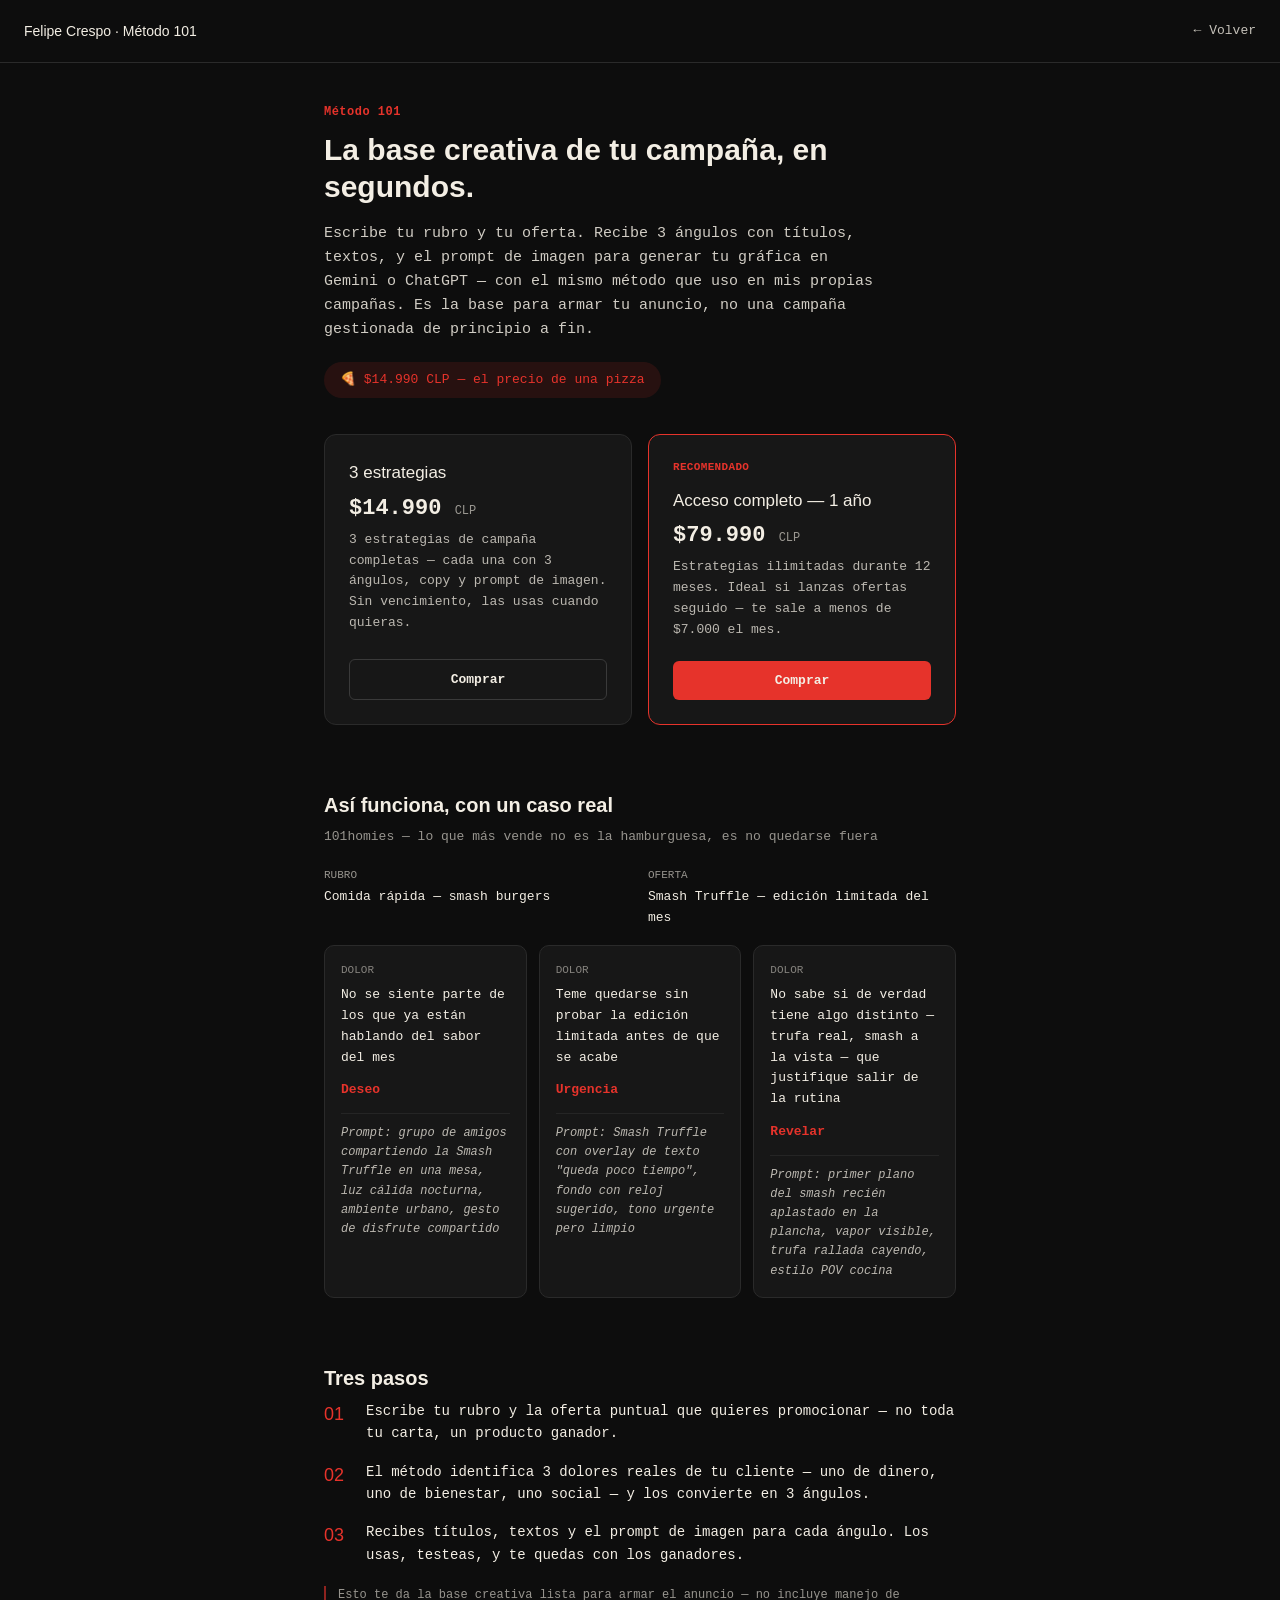
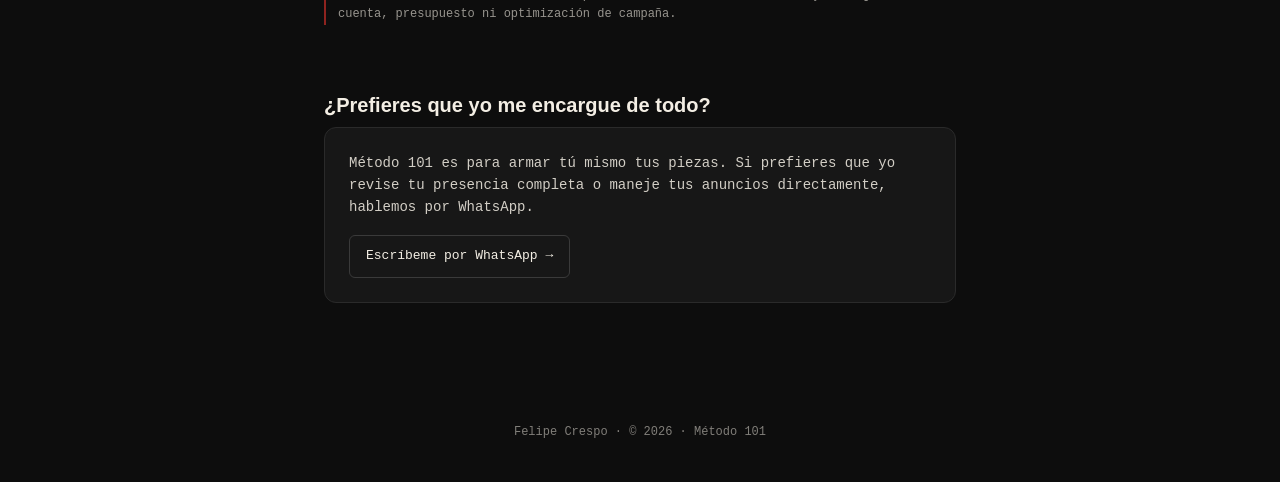
<file: generador/index_3.html>
<!doctype html>
<html lang="es">
<head>
<meta charset="utf-8" />
<meta name="viewport" content="width=device-width, initial-scale=1" />
<title>Método 101 — La base de tu campaña, en segundos | Felipe Crespo</title>
<meta name="description" content="Escribe tu rubro y tu oferta. Recibe 3 ángulos con títulos, textos y el prompt de imagen para tu gráfica, con el mismo método que uso en mis propias campañas." />
<style>
  * { box-sizing: border-box; }
  body {
    font-family: 'JetBrains Mono', monospace;
    background: #0D0D0D;
    color: #F3EEE4;
    margin: 0;
    line-height: 1.6;
  }
  header {
    display: flex;
    justify-content: space-between;
    align-items: center;
    padding: 20px 24px;
    border-bottom: 1px solid #2A2A2A;
  }
  header a { color: #F3EEE4; text-decoration: none; font-size: 13px; opacity: 0.8; }
  .marca { font-family: 'Archivo Black', sans-serif; font-size: 14px; }
  main { max-width: 680px; margin: 0 auto; padding: 40px 24px 80px; }
  .eyebrow {
    font-size: 12px;
    letter-spacing: 0.04em;
    color: #E6332B;
    font-weight: 700;
    margin-bottom: 8px;
  }
  h1 {
    font-family: 'Archivo Black', sans-serif;
    font-size: 30px;
    line-height: 1.25;
    margin: 0 0 16px;
  }
  .sub { font-size: 15px; opacity: 0.85; margin: 0 0 20px; max-width: 560px; }
  .metodo-pizza-badge { display: inline-flex; align-items: center; gap: 8px; font-size: 13px; font-family: 'JetBrains Mono', monospace; color: #E6332B; background: rgba(230,51,43,0.12); padding: 8px 16px; border-radius: 100px; margin-bottom: 36px; }
  section { margin-top: 64px; }
  h2 {
    font-family: 'Archivo Black', sans-serif;
    font-size: 20px;
    margin: 0 0 6px;
  }
  .h2-sub { font-size: 13px; opacity: 0.6; margin: 0 0 20px; }

  .planes { display: grid; grid-template-columns: 1fr 1fr; gap: 16px; }
  .plan-card {
    background: #171717;
    border: 1px solid #2A2A2A;
    border-radius: 12px;
    padding: 24px;
    display: flex;
    flex-direction: column;
  }
  .plan-card.destacado { border-color: #E6332B; }
  .plan-badge {
    font-size: 11px;
    color: #E6332B;
    font-weight: 700;
    letter-spacing: 0.03em;
    margin-bottom: 10px;
  }
  .plan-nombre { font-family: 'Archivo Black', sans-serif; font-size: 17px; margin-bottom: 4px; }
  .plan-precio { font-size: 22px; font-weight: 700; margin-bottom: 4px; }
  .plan-precio span { font-size: 12px; opacity: 0.6; font-weight: 400; }
  .plan-detalle { font-size: 13px; opacity: 0.75; margin-bottom: 20px; flex-grow: 1; }
  .plan-cta {
    background: #E6332B;
    color: #F3EEE4;
    border: none;
    border-radius: 6px;
    padding: 12px 16px;
    font-family: 'JetBrains Mono', monospace;
    font-size: 13px;
    font-weight: 700;
    cursor: pointer;
  }
  .plan-card:not(.destacado) .plan-cta {
    background: transparent;
    border: 1px solid #3A3A3A;
  }
  .plan-cta:disabled { opacity: 0.6; cursor: default; }

  .ejemplo-meta {
    display: grid;
    grid-template-columns: 1fr 1fr;
    gap: 16px;
    margin-bottom: 16px;
    font-size: 13px;
  }
  .ejemplo-meta span { display: block; opacity: 0.6; font-size: 11px; margin-bottom: 2px; }
  .angulos { display: grid; grid-template-columns: repeat(3, 1fr); gap: 12px; }
  .angulo-card {
    background: #171717;
    border: 1px solid #2A2A2A;
    border-radius: 10px;
    padding: 16px;
    font-size: 13px;
  }
  .angulo-card span { display: block; opacity: 0.5; font-size: 11px; margin-bottom: 6px; }
  .angulo-card .titulo-angulo { color: #E6332B; font-weight: 700; margin-top: 12px; margin-bottom: 12px; }
  .angulo-card .prompt-imagen {
    border-top: 1px solid #2A2A2A;
    padding-top: 10px;
    font-size: 12px;
    opacity: 0.75;
    font-style: italic;
  }

  .pasos { display: flex; flex-direction: column; gap: 16px; }
  .paso { display: flex; gap: 14px; align-items: flex-start; font-size: 14px; }
  .paso-num {
    font-family: 'Archivo Black', sans-serif;
    color: #E6332B;
    font-size: 18px;
    min-width: 28px;
  }
  .nota-alcance {
    font-size: 12px;
    opacity: 0.6;
    margin-top: 20px;
    border-left: 2px solid #E6332B;
    padding-left: 12px;
  }
  .cruce {
    background: #171717;
    border: 1px solid #2A2A2A;
    border-radius: 12px;
    padding: 24px;
  }
  .cruce p { font-size: 14px; opacity: 0.85; margin: 0 0 16px; }
  .cruce a {
    display: inline-flex;
    align-items: center;
    gap: 8px;
    color: #F3EEE4;
    text-decoration: none;
    border: 1px solid #3A3A3A;
    border-radius: 6px;
    padding: 10px 16px;
    font-size: 13px;
  }
  footer {
    text-align: center;
    font-size: 12px;
    opacity: 0.5;
    padding: 40px 24px;
  }
  @media (max-width: 560px) {
    .angulos, .ejemplo-meta, .planes { grid-template-columns: 1fr; }
    h1 { font-size: 25px; }
  }
</style>
</head>
<body>

<header>
  <div class="marca">Felipe Crespo · Método 101</div>
  <a href="https://felipecrespo.cl">← Volver</a>
</header>

<main>
  <div class="eyebrow">Método 101</div>
  <h1>La base creativa de tu campaña, en segundos.</h1>
  <p class="sub">Escribe tu rubro y tu oferta. Recibe 3 ángulos con títulos, textos, y el prompt de imagen para generar tu gráfica en Gemini o ChatGPT — con el mismo método que uso en mis propias campañas. Es la base para armar tu anuncio, no una campaña gestionada de principio a fin.</p>
  <div class="metodo-pizza-badge">🍕 $14.990 CLP — el precio de una pizza</div>

  <div class="planes">
    <div class="plan-card">
      <div class="plan-nombre">3 estrategias</div>
      <div class="plan-precio">$14.990 <span>CLP</span></div>
      <div class="plan-detalle">3 estrategias de campaña completas — cada una con 3 ángulos, copy y prompt de imagen. Sin vencimiento, las usas cuando quieras.</div>
      <button class="plan-cta" data-plan="paquete">Comprar</button>
    </div>
    <div class="plan-card destacado">
      <div class="plan-badge">RECOMENDADO</div>
      <div class="plan-nombre">Acceso completo — 1 año</div>
      <div class="plan-precio">$79.990 <span>CLP</span></div>
      <div class="plan-detalle">Estrategias ilimitadas durante 12 meses. Ideal si lanzas ofertas seguido — te sale a menos de $7.000 el mes.</div>
      <button class="plan-cta" data-plan="anual">Comprar</button>
    </div>
  </div>

  <section>
    <h2>Así funciona, con un caso real</h2>
    <p class="h2-sub">101homies — lo que más vende no es la hamburguesa, es no quedarse fuera</p>
    <div class="ejemplo-meta">
      <div><span>RUBRO</span>Comida rápida — smash burgers</div>
      <div><span>OFERTA</span>Smash Truffle — edición limitada del mes</div>
    </div>
    <div class="angulos">
      <div class="angulo-card">
        <span>DOLOR</span>
        No se siente parte de los que ya están hablando del sabor del mes
        <div class="titulo-angulo">Deseo</div>
        <div class="prompt-imagen">Prompt: grupo de amigos compartiendo la Smash Truffle en una mesa, luz cálida nocturna, ambiente urbano, gesto de disfrute compartido</div>
      </div>
      <div class="angulo-card">
        <span>DOLOR</span>
        Teme quedarse sin probar la edición limitada antes de que se acabe
        <div class="titulo-angulo">Urgencia</div>
        <div class="prompt-imagen">Prompt: Smash Truffle con overlay de texto "queda poco tiempo", fondo con reloj sugerido, tono urgente pero limpio</div>
      </div>
      <div class="angulo-card">
        <span>DOLOR</span>
        No sabe si de verdad tiene algo distinto — trufa real, smash a la vista — que justifique salir de la rutina
        <div class="titulo-angulo">Revelar</div>
        <div class="prompt-imagen">Prompt: primer plano del smash recién aplastado en la plancha, vapor visible, trufa rallada cayendo, estilo POV cocina</div>
      </div>
    </div>
  </section>

  <section>
    <h2>Tres pasos</h2>
    <div class="pasos">
      <div class="paso"><div class="paso-num">01</div><div>Escribe tu rubro y la oferta puntual que quieres promocionar — no toda tu carta, un producto ganador.</div></div>
      <div class="paso"><div class="paso-num">02</div><div>El método identifica 3 dolores reales de tu cliente — uno de dinero, uno de bienestar, uno social — y los convierte en 3 ángulos.</div></div>
      <div class="paso"><div class="paso-num">03</div><div>Recibes títulos, textos y el prompt de imagen para cada ángulo. Los usas, testeas, y te quedas con los ganadores.</div></div>
    </div>
    <p class="nota-alcance">Esto te da la base creativa lista para armar el anuncio — no incluye manejo de cuenta, presupuesto ni optimización de campaña.</p>
  </section>

  <section>
    <h2>¿Prefieres que yo me encargue de todo?</h2>
    <div class="cruce">
      <p>Método 101 es para armar tú mismo tus piezas. Si prefieres que yo revise tu presencia completa o maneje tus anuncios directamente, hablemos por WhatsApp.</p>
      <a href="#" id="link-whatsapp">
        Escríbeme por WhatsApp →
      </a>
    </div>
  </section>
</main>

<footer>
  Felipe Crespo · © 2026 · Método 101
</footer>

<script>
  const WORKER_URL = 'https://anthropic-proxy.fcrespo.workers.dev';
  const WHATSAPP_NUMERO = '56900000000'; // reemplazar por el número real

  document.querySelectorAll('.plan-cta').forEach((boton) => {
    boton.addEventListener('click', async () => {
      const plan = boton.dataset.plan;
      const textoOriginal = boton.textContent;
      boton.disabled = true;
      boton.textContent = 'Redirigiendo...';

      try {
        const res = await fetch(WORKER_URL + '/crear-pago', {
          method: 'POST',
          headers: { 'Content-Type': 'application/json' },
          body: JSON.stringify({ plan }),
        });
        const data = await res.json();
        if (data.init_point) {
          window.location.href = data.init_point;
        } else {
          boton.disabled = false;
          boton.textContent = textoOriginal;
          alert('No pudimos iniciar el pago, intenta de nuevo.');
        }
      } catch (e) {
        boton.disabled = false;
        boton.textContent = textoOriginal;
        alert('No pudimos iniciar el pago, intenta de nuevo.');
      }
    });
  });

  const mensaje = encodeURIComponent('Hola, vi la página de Método 101 y quiero saber más sobre la Consulta Estratégica y Media Buying.');
  document.getElementById('link-whatsapp').href = 'https://wa.me/' + WHATSAPP_NUMERO + '?text=' + mensaje;
</script>

</body>
</html>
</file>
<file: assets/site.css>
*, *::before, *::after { box-sizing: border-box; margin: 0; padding: 0; }
:root {
  --ivory: #F3EEE4; --panel: #ECE6D8; --surface: #FFFFFF;
  --ink: #0D0D0D; --red: #E6332B; --red-dark: #c92a22; --red-light: #FBEAE8;
  --muted: #6b6b63; --border: rgba(13,13,13,0.12); --rule: rgba(13,13,13,0.85);
  --ivory-60: rgba(243,238,228,0.62); --ivory-40: rgba(243,238,228,0.42); --ivory-line: rgba(243,238,228,0.14);
  --display: 'Archivo Black', sans-serif; --mono: 'JetBrains Mono', monospace; --body: 'DM Sans', sans-serif;
  --gutter: 2.5rem;
  --ease: cubic-bezier(.2,.7,.1,1);
}
html { scroll-behavior: smooth; }
body { font-family: var(--body); background: var(--ivory); color: var(--ink); overflow-x: hidden; -webkit-font-smoothing: antialiased; }
/* Grano de papel */
body::before { content: ""; position: fixed; inset: 0; pointer-events: none; z-index: 100; opacity: 0.07; mix-blend-mode: multiply;
  background-image: url("data:image/svg+xml,%3Csvg xmlns='http://www.w3.org/2000/svg' width='180' height='180'%3E%3Cfilter id='n'%3E%3CfeTurbulence type='fractalNoise' baseFrequency='.85' numOctaves='3' stitchTiles='stitch'/%3E%3C/filter%3E%3Crect width='100%25' height='100%25' filter='url(%23n)'/%3E%3C/svg%3E"); }
a { color: inherit; }
::selection { background: var(--red); color: var(--ivory); }
.mono { font-family: var(--mono); }

/* NAV */
nav { display: flex; justify-content: space-between; align-items: center; gap: 1rem; padding: 0.95rem var(--gutter); border-bottom: 2px solid var(--ink); position: sticky; top: 0; background: rgba(243,238,228,0.92); backdrop-filter: blur(10px); -webkit-backdrop-filter: blur(10px); z-index: 50; }
.logo { font-family: var(--display); font-size: 1rem; line-height: 1; text-transform: uppercase; text-decoration: none; display: flex; align-items: center; gap: 0.7rem; }
.logo i { width: 12px; height: 12px; background: var(--red); display: inline-block; flex-shrink: 0; }
.logo span { display: block; font-size: 0.58rem; font-family: var(--mono); font-weight: 500; color: var(--muted); letter-spacing: 0.1em; margin-top: 5px; }
.nav-links { display: flex; align-items: center; gap: 1.75rem; }
.nav-links a:not(.nav-ig) { font-family: var(--mono); font-size: 0.74rem; text-transform: uppercase; letter-spacing: 0.06em; text-decoration: none; color: var(--muted); position: relative; }
.nav-links a:not(.nav-ig)::after { content: ""; position: absolute; left: 0; right: 0; bottom: -4px; height: 2px; background: var(--red); transform: scaleX(0); transform-origin: left; transition: transform .25s var(--ease); }
.nav-links a:not(.nav-ig):hover, .nav-links a[aria-current] { color: var(--ink); }
.nav-links a:not(.nav-ig):hover::after, .nav-links a[aria-current]::after { transform: scaleX(1); }
.nav-ig { font-size: 0.74rem; font-family: var(--mono); font-weight: 600; letter-spacing: 0.02em; color: var(--ivory); background: var(--ink); text-decoration: none; padding: 0.6rem 1rem; transition: background 0.2s; white-space: nowrap; }
.nav-ig:hover { background: var(--red); }

/* COMUNES */
section { padding: 6.5rem var(--gutter); position: relative; }
.wrap { max-width: 1180px; margin: 0 auto; }
.label { display: flex; align-items: center; gap: 0.75rem; font-size: 0.7rem; font-family: var(--mono); font-weight: 600; letter-spacing: 0.12em; text-transform: uppercase; color: var(--muted); margin-bottom: 1.1rem; }
.label b { color: var(--red); font-weight: 600; }
.label::after { content: ""; height: 1px; flex: 0 0 48px; background: currentColor; opacity: .5; }
h2 { font-family: var(--display); font-weight: 400; font-size: clamp(1.9rem, 4.4vw, 3.4rem); letter-spacing: -0.02em; line-height: 1.02; text-transform: uppercase; margin-bottom: 1.4rem; }
h1 em, h2 em { font-style: normal; color: var(--red); }
.intro { font-size: 1.08rem; color: var(--muted); line-height: 1.7; max-width: 620px; }
.btn { display: inline-flex; align-items: center; justify-content: center; gap: 0.6rem; font-family: var(--mono); font-size: 0.8rem; font-weight: 600; text-transform: uppercase; letter-spacing: 0.04em; padding: 1.1rem 1.8rem; border: 2px solid transparent; cursor: pointer; text-decoration: none; transition: transform .2s var(--ease), box-shadow .2s var(--ease), background .2s, color .2s; }
.btn-red { background: var(--red); color: var(--ivory); border-color: var(--red); box-shadow: 5px 5px 0 var(--ink); }
.btn-red:hover { transform: translate(-2px,-2px); box-shadow: 7px 7px 0 var(--ink); }
.btn-red:active { transform: translate(3px,3px); box-shadow: 2px 2px 0 var(--ink); }
.btn-line { background: transparent; color: var(--ink); border-color: var(--ink); }
.btn-line:hover { background: var(--ink); color: var(--ivory); }
.dark { background: var(--ink); color: var(--ivory); }
.dark .label { color: var(--ivory-40); }
.dark .intro { color: var(--ivory-60); }
.dark .btn-red { box-shadow: 5px 5px 0 var(--ivory); }
.dark .btn-red:hover { box-shadow: 7px 7px 0 var(--ivory); }
.panel { background: var(--panel); border-top: 2px solid var(--ink); border-bottom: 2px solid var(--ink); }

/* HERO (home) */
.hero { padding-top: 3.5rem; padding-bottom: 0; overflow: hidden; }
.hero-meta { display: flex; justify-content: space-between; gap: 1rem; flex-wrap: wrap; font-family: var(--mono); font-size: 0.7rem; font-weight: 600; letter-spacing: 0.1em; text-transform: uppercase; color: var(--muted); border-bottom: 1px solid var(--rule); padding-bottom: 0.9rem; margin-bottom: 2.2rem; }
.hero-meta .dot { color: var(--red); }
.hero h1 { font-family: var(--display); font-weight: 400; text-transform: uppercase; font-size: clamp(2.6rem, 7.6vw, 6.8rem); line-height: 0.9; letter-spacing: -0.035em; }
.hero h1 .ln { display: block; }
.hero h1 em { position: relative; display: inline-block; }
.hero h1 em::after { content: ""; position: absolute; left: 0; right: 0; bottom: 0.04em; height: 0.09em; background: var(--ink); transform-origin: left; }
.hero-body { display: grid; grid-template-columns: 1fr 360px; gap: 3.5rem; align-items: end; margin-top: 2.6rem; }
.hero-body p { font-size: 1.12rem; color: var(--muted); line-height: 1.7; max-width: 540px; margin-bottom: 2.2rem; }
.hero-body p strong { color: var(--ink); font-weight: 600; }
.hero-ctas { display: flex; gap: 1rem; flex-wrap: wrap; padding-bottom: 4.5rem; }
.hero-photo { position: relative; margin-top: -8rem; align-self: end; }
.hero-photo::before { content: ""; position: absolute; inset: 0; background: var(--red); transform: translate(18px, 18px); }
.hero-photo img { position: relative; width: 100%; height: auto; aspect-ratio: 4 / 5; object-fit: cover; object-position: center top; border: 2px solid var(--ink); display: block; }
.hero-photo figcaption { position: absolute; left: -2.2rem; bottom: 2.4rem; background: var(--ink); color: var(--ivory); font-family: var(--mono); font-size: 0.7rem; line-height: 1.55; padding: 0.8rem 1rem; transform: rotate(-3deg); box-shadow: 4px 4px 0 var(--red); }
.hero-photo figcaption strong { color: var(--red); font-weight: 600; }

/* TICKER */
.ticker { background: var(--red); color: var(--ivory); overflow: hidden; border-top: 2px solid var(--ink); border-bottom: 2px solid var(--ink); }
.ticker-track { display: flex; width: max-content; animation: tick 30s linear infinite; }
.ticker-track span { font-family: var(--display); text-transform: uppercase; font-size: 1.3rem; padding: 0.8rem 0; white-space: nowrap; display: flex; align-items: center; }
.ticker-track span::after { content: "✦"; font-size: 0.9rem; margin: 0 1.8rem; color: var(--ink); }
@keyframes tick { to { transform: translateX(-50%); } }

/* EN QUÉ ESTOY */
.now-head { display: flex; justify-content: space-between; align-items: end; gap: 1.5rem; flex-wrap: wrap; margin-bottom: 2.5rem; }
.now-head h2 { margin-bottom: 0; }
.stamp { font-family: var(--mono); font-size: 0.7rem; font-weight: 600; letter-spacing: 0.08em; text-transform: uppercase; border: 1.5px solid var(--ink); padding: 0.45rem 0.8rem; display: inline-flex; gap: 0.5rem; align-items: center; }
.stamp::before { content: ""; width: 8px; height: 8px; border-radius: 50%; background: var(--red); animation: pulse 1.6s ease-in-out infinite; }
.dark .stamp { border-color: var(--ivory-40); color: var(--ivory-60); }
@keyframes pulse { 50% { opacity: .25; } }
.rows { border-top: 2px solid var(--ink); }
.row { display: grid; grid-template-columns: 70px minmax(0, 0.8fr) minmax(0, 1.4fr); gap: 2rem; align-items: baseline; padding: 1.9rem 1rem; border-bottom: 1px solid var(--rule); position: relative; isolation: isolate; text-decoration: none; transition: color .25s; }
.row::before { content: ""; position: absolute; inset: 0; background: var(--ink); transform: scaleY(0); transform-origin: bottom; transition: transform .35s var(--ease); z-index: -1; }
.row:hover { color: var(--ivory); }
.row:hover::before { transform: scaleY(1); }
.row-n { font-family: var(--mono); font-size: 0.8rem; color: var(--red); font-weight: 600; }
.row h3 { font-family: var(--display); font-weight: 400; text-transform: uppercase; font-size: clamp(1.25rem, 2.3vw, 1.75rem); line-height: 1.05; letter-spacing: -0.01em; }
.row p { font-size: 0.98rem; color: var(--muted); line-height: 1.65; transition: color .25s; }
.row:hover p { color: var(--ivory-60); }
.row p a { color: var(--red); font-weight: 600; text-decoration: none; }

/* TARJETAS DE PROYECTO (home) */
.builds { display: grid; grid-template-columns: repeat(3, 1fr); gap: 1.5rem; margin-top: 3rem; }
.build { display: flex; flex-direction: column; gap: 0.9rem; padding: 1.7rem 1.6rem 1.5rem; border: 1.5px solid var(--ivory-line); text-decoration: none; transition: border-color .2s, transform .25s var(--ease), background .2s; min-height: 270px; }
.build:hover { border-color: var(--red); background: rgba(230,51,43,0.06); transform: translateY(-4px); }
.build-top { display: flex; justify-content: space-between; align-items: center; gap: 1rem; font-family: var(--mono); font-size: 0.66rem; font-weight: 600; letter-spacing: 0.08em; text-transform: uppercase; color: var(--ivory-40); }
.build-top b { color: var(--red); font-weight: 600; }
.build h3 { font-family: var(--display); font-weight: 400; text-transform: uppercase; font-size: 1.45rem; line-height: 1.05; }
.build p { font-size: 0.93rem; color: var(--ivory-60); line-height: 1.6; flex-grow: 1; }
.build-more { font-family: var(--mono); font-size: 0.72rem; font-weight: 600; text-transform: uppercase; letter-spacing: 0.06em; color: var(--ivory); }
.build-more span { display: inline-block; color: var(--red); transition: transform .2s var(--ease); }
.build:hover .build-more span { transform: translateX(5px); }
.more-link { display: flex; justify-content: flex-end; margin-top: 2.5rem; }

/* CIERRE */
.closer { text-align: left; }
.closer h2 { font-size: clamp(2.2rem, 6.5vw, 5.6rem); line-height: 0.92; margin-bottom: 2rem; max-width: 14ch; }

/* CABECERA DE PÁGINA INTERNA */
.page-head { padding-top: 4rem; padding-bottom: 4rem; border-bottom: 2px solid var(--ink); }
.page-head h1 { font-family: var(--display); font-weight: 400; text-transform: uppercase; font-size: clamp(2.5rem, 7.5vw, 6.4rem); line-height: 0.9; letter-spacing: -0.035em; margin-bottom: 1.8rem; max-width: 15ch; }
.page-head .intro { font-size: 1.12rem; }
.pillars { display: flex; gap: 0.6rem; flex-wrap: wrap; margin-top: 2rem; }
.pill { font-family: var(--mono); font-size: 0.68rem; font-weight: 600; letter-spacing: 0.08em; text-transform: uppercase; padding: 0.4rem 0.75rem; border: 1.5px solid var(--ink); }
.pill.red { background: var(--red); border-color: var(--red); color: var(--ivory); }

/* PROYECTOS */
.projects { padding-top: 0; }
.project { display: grid; grid-template-columns: 110px minmax(0, 1fr) minmax(0, 1.25fr); gap: 2.5rem; padding: 3.5rem 0; border-bottom: 1px solid var(--rule); scroll-margin-top: 5rem; }
.project-n { font-family: var(--display); font-size: 4.2rem; line-height: 0.82; color: transparent; -webkit-text-stroke: 1.5px var(--ink); letter-spacing: -0.04em; }
.project:target .project-n { color: var(--red); -webkit-text-stroke: 0; }
.project h2 { font-size: clamp(1.6rem, 3.2vw, 2.5rem); margin-bottom: 1rem; }
.project .tags { display: flex; gap: 0.45rem; flex-wrap: wrap; margin-bottom: 1.4rem; }
.tag { font-family: var(--mono); font-size: 0.62rem; font-weight: 600; letter-spacing: 0.08em; text-transform: uppercase; padding: 0.3rem 0.6rem; background: var(--ink); color: var(--ivory); }
.status { font-family: var(--mono); font-size: 0.68rem; font-weight: 600; letter-spacing: 0.04em; color: var(--muted); display: inline-flex; gap: 0.5rem; align-items: center; }
.status::before { content: ""; width: 8px; height: 8px; border-radius: 50%; background: var(--red); }
.problem { font-family: var(--display); text-transform: uppercase; font-size: 1.05rem; line-height: 1.25; padding-left: 1rem; border-left: 4px solid var(--red); margin-bottom: 1.4rem; }
.project-body p { font-size: 0.98rem; color: var(--muted); line-height: 1.75; margin-bottom: 1rem; }
.project-body p strong { color: var(--ink); font-weight: 600; }
.note { font-family: var(--mono); font-size: 0.74rem; line-height: 1.6; background: var(--surface); border: 1.5px solid var(--ink); box-shadow: 5px 5px 0 var(--red); padding: 0.95rem 1.1rem; margin-top: 1.4rem; }
.note b { color: var(--red); text-transform: uppercase; letter-spacing: 0.06em; }

/* HISTORIA */
.story-grid { display: grid; grid-template-columns: 1.05fr 0.95fr; gap: 5rem; align-items: start; }
.story-copy p { font-size: 1.05rem; color: var(--muted); line-height: 1.8; margin-bottom: 1.2rem; }
.story-copy p strong { color: var(--ink); font-weight: 600; }
.story-photo { position: sticky; top: 7rem; }
.story-photo::before { content: ""; position: absolute; inset: 0; background: var(--red); transform: translate(-16px, 16px); }
.story-photo img { position: relative; width: 100%; aspect-ratio: 4 / 5; object-fit: cover; object-position: center top; border: 2px solid var(--ink); display: block; }
.timeline { list-style: none; counter-reset: t; }
.timeline li { counter-increment: t; display: grid; grid-template-columns: auto 1fr; gap: 0 1.6rem; padding: 2rem 0; border-bottom: 1px solid var(--rule); }
.timeline li:first-child { border-top: 2px solid var(--ink); }
.timeline li::before { content: counter(t, decimal-leading-zero); grid-row: span 3; font-family: var(--display); font-size: 3.4rem; line-height: 0.85; color: transparent; -webkit-text-stroke: 1.5px var(--ink); letter-spacing: -0.04em; }
.timeline li.now::before { color: var(--red); -webkit-text-stroke: 0; }
.timeline .when { font-family: var(--mono); font-size: 0.7rem; color: var(--muted); letter-spacing: 0.1em; text-transform: uppercase; margin-bottom: 0.4rem; }
.timeline li.now .when { color: var(--red); }
.timeline strong { display: block; font-family: var(--display); font-weight: 400; text-transform: uppercase; font-size: 1.25rem; margin-bottom: 0.35rem; }
.timeline .desc { font-size: 0.95rem; color: var(--muted); line-height: 1.6; }
.principles { display: grid; grid-template-columns: repeat(3, 1fr); border-top: 1px solid var(--ivory-line); }
.principle { padding: 2.2rem 2rem 1rem 0; border-right: 1px solid var(--ivory-line); }
.principle + .principle { padding-left: 2rem; }
.principle:last-child { border-right: 0; }
.principle-n { font-family: var(--mono); font-size: 0.72rem; color: var(--red); font-weight: 600; margin-bottom: 1.2rem; display: block; }
.principle h3 { font-family: var(--display); font-weight: 400; text-transform: uppercase; font-size: 1.5rem; line-height: 1.05; margin-bottom: 0.9rem; }
.principle p { font-size: 0.95rem; color: var(--ivory-60); line-height: 1.65; }

/* PIE */
footer { background: var(--ink); color: var(--ivory); padding: 3rem var(--gutter) 0; overflow: hidden; }
footer .wrap { display: flex; justify-content: space-between; align-items: center; gap: 1rem; flex-wrap: wrap; padding-bottom: 2rem; border-bottom: 1px solid var(--ivory-line); }
footer p, footer a { font-size: 0.74rem; font-family: var(--mono); color: var(--ivory-60); }
footer a:hover { color: var(--red); }
.footer-nav { display: flex; gap: 1.5rem; flex-wrap: wrap; }
.footer-nav a { text-decoration: none; text-transform: uppercase; letter-spacing: 0.06em; }
.wordmark { font-family: var(--display); text-transform: uppercase; font-size: 15.2vw; line-height: 0.78; letter-spacing: -0.045em; white-space: nowrap; color: var(--ivory); margin: 1.2rem 0 -0.12em calc(var(--gutter) * -0.35); user-select: none; }
.wordmark em { font-style: normal; color: var(--red); }

/* MOVIMIENTO */
.js .rise { opacity: 0; transform: translateY(26px); transition: opacity .8s var(--ease), transform .8s var(--ease); transition-delay: var(--d, 0s); }
.js .rise.in { opacity: 1; transform: none; }
.js .hero h1 .ln, .js .page-head h1 .ln { overflow: hidden; display: block; }
.js .hero h1 .ln > span, .js .page-head h1 .ln > span { display: inline-block; transform: translateY(105%); animation: up .9s var(--ease) forwards; animation-delay: var(--d, 0s); }
.js .hero h1 em::after { transform: scaleX(0); animation: draw .7s var(--ease) 1.05s forwards; }
.js .hero-photo { opacity: 0; animation: photo 1s var(--ease) .45s forwards; }
.js .fade { opacity: 0; animation: fade .8s var(--ease) forwards; animation-delay: var(--d, 0s); }
@keyframes up { to { transform: none; } }
@keyframes draw { to { transform: scaleX(1); } }
@keyframes photo { from { opacity: 0; transform: translateY(40px) rotate(2deg); } to { opacity: 1; transform: none; } }
@keyframes fade { from { opacity: 0; transform: translateY(14px); } to { opacity: 1; transform: none; } }
@media (prefers-reduced-motion: reduce) {
  *, *::before, *::after { animation: none !important; transition: none !important; }
  .js .rise, .js .hero-photo, .js .fade { opacity: 1; transform: none; }
  .js .hero h1 .ln > span, .js .page-head h1 .ln > span { transform: none; }
  .js .hero h1 em::after { transform: none; }
  html { scroll-behavior: auto; }
}

@media (max-width: 980px) {
  .row { grid-template-columns: 50px 1fr; gap: 0.6rem 1rem; }
  .row p { grid-column: 2; }
  .builds { grid-template-columns: 1fr 1fr; }
  .hero-body { grid-template-columns: 1fr 290px; gap: 2.5rem; }
  .hero-photo { margin-top: -4rem; }
  .project { grid-template-columns: 70px 1fr; gap: 1.5rem 2rem; }
  .project-body { grid-column: 2; }
  .project-n { font-size: 3rem; }
  .story-grid { grid-template-columns: 1fr; gap: 3rem; }
  .story-photo { position: relative; top: 0; max-width: 360px; margin-left: 16px; }
  .principles { grid-template-columns: 1fr; }
  .principle, .principle + .principle { padding: 2rem 0 1.5rem; border-right: 0; border-bottom: 1px solid var(--ivory-line); }
}
@media (max-width: 700px) {
  :root { --gutter: 1rem; }
  section { padding: 4.25rem var(--gutter); }
  .hero { padding-top: 1.75rem; }
  .hero-meta { margin-bottom: 1.6rem; font-size: 0.62rem; }
  .hero-meta span:last-child { display: none; }
  .hero h1 { font-size: clamp(2.2rem, 11vw, 3.3rem); }
  .hero-body { grid-template-columns: 1fr; gap: 0; margin-top: 1.8rem; }
  .hero-ctas { padding-bottom: 3rem; }
  .hero-ctas .btn { width: 100%; }
  .hero-photo { margin: 0 18px 3.5rem 0; max-width: 340px; }
  .hero-photo figcaption { left: auto; right: -0.6rem; bottom: 1.4rem; }
  nav { padding: 0.8rem var(--gutter); }
  .nav-links { gap: 1rem; }
  .nav-links a:not(.nav-ig) { font-size: 0.66rem; }
  .nav-ig { display: none; }
  .logo span { display: none; }
  .ticker-track span { font-size: 1rem; }
  .row { padding: 1.5rem 0.25rem; grid-template-columns: 34px 1fr; }
  .row:hover { color: inherit; }
  .row:hover p { color: var(--muted); }
  .row::before { display: none; }
  .builds { grid-template-columns: 1fr; }
  .build { min-height: 0; }
  .more-link { justify-content: stretch; }
  .more-link .btn { width: 100%; }
  .page-head { padding-top: 2.5rem; padding-bottom: 3rem; }
  .page-head h1 { font-size: clamp(2.2rem, 11vw, 3.3rem); }
  .project { grid-template-columns: 1fr; gap: 1rem; padding: 2.75rem 0; }
  .project-body { grid-column: 1; }
  .project-n { font-size: 2.6rem; }
  .timeline li::before { font-size: 2.4rem; }
  .story-photo { max-width: 240px; }
  .wordmark { font-size: 16.5vw; }
}
</file>
